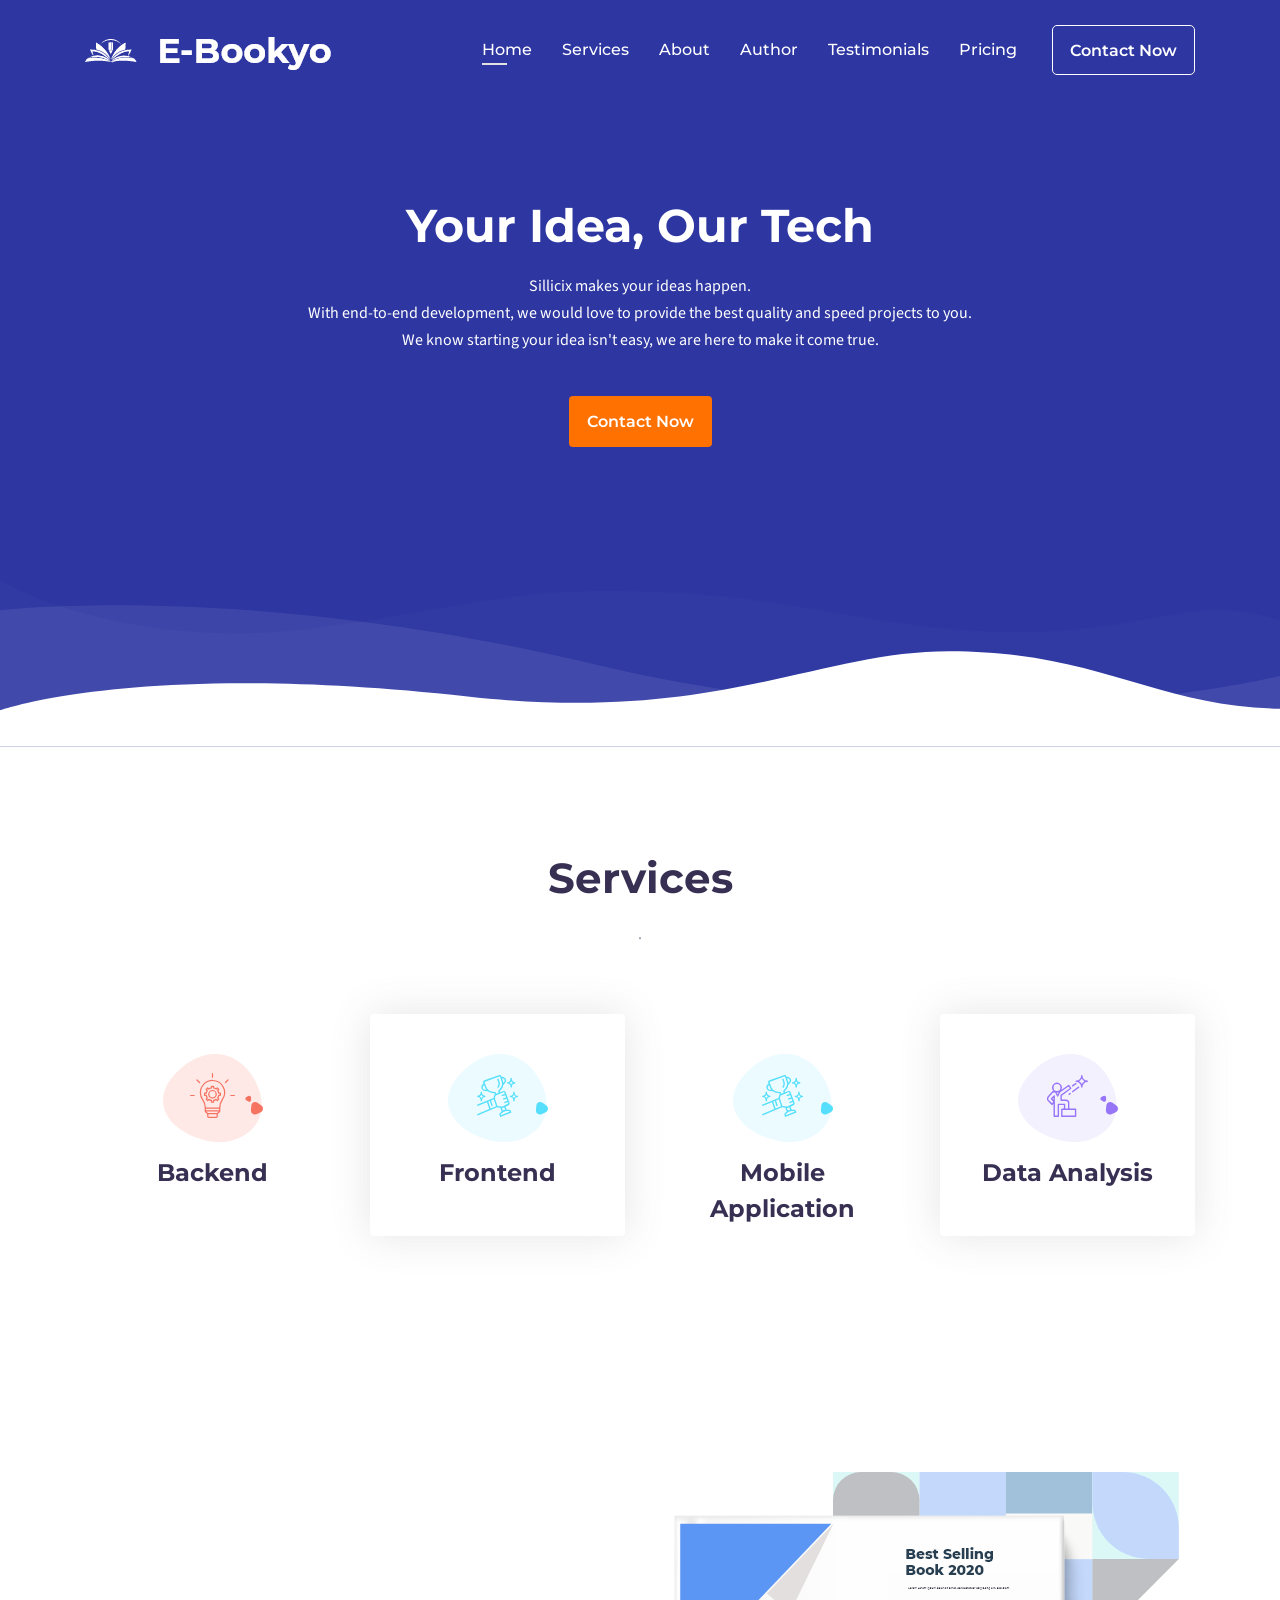
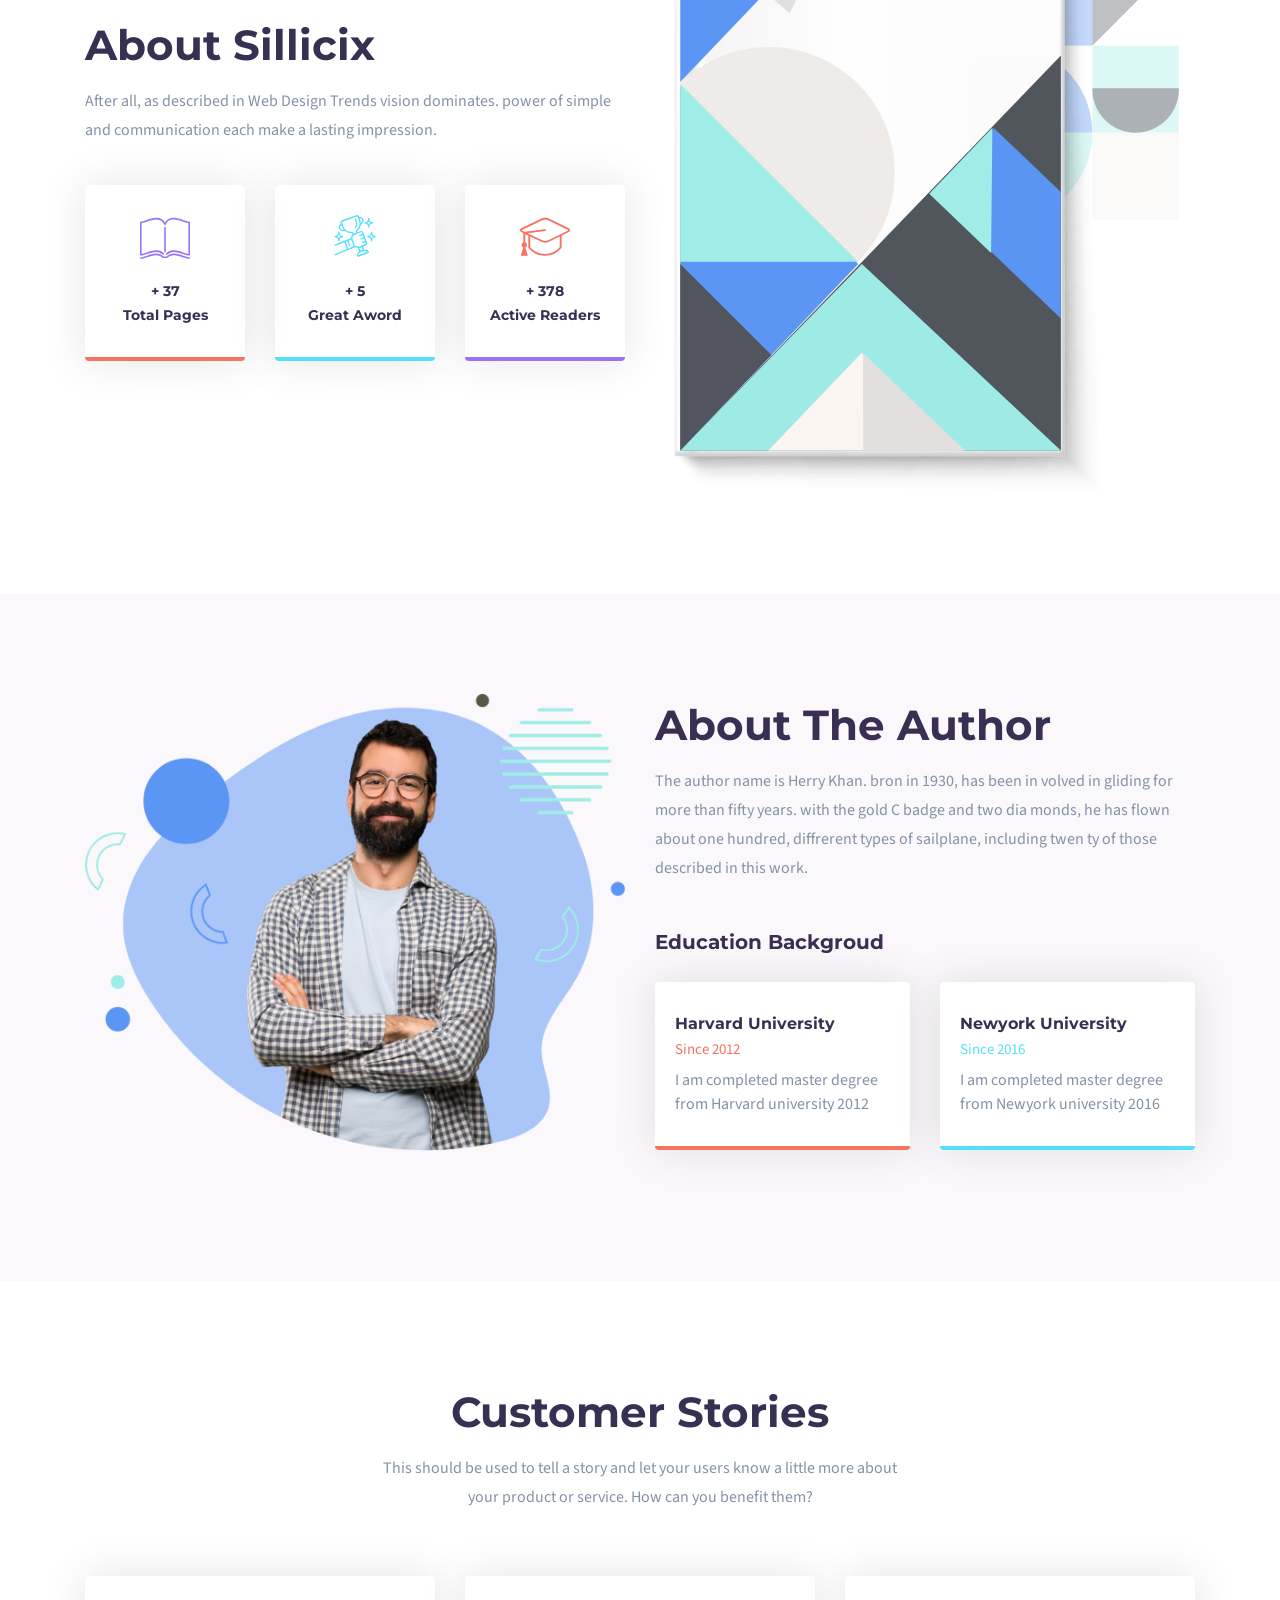
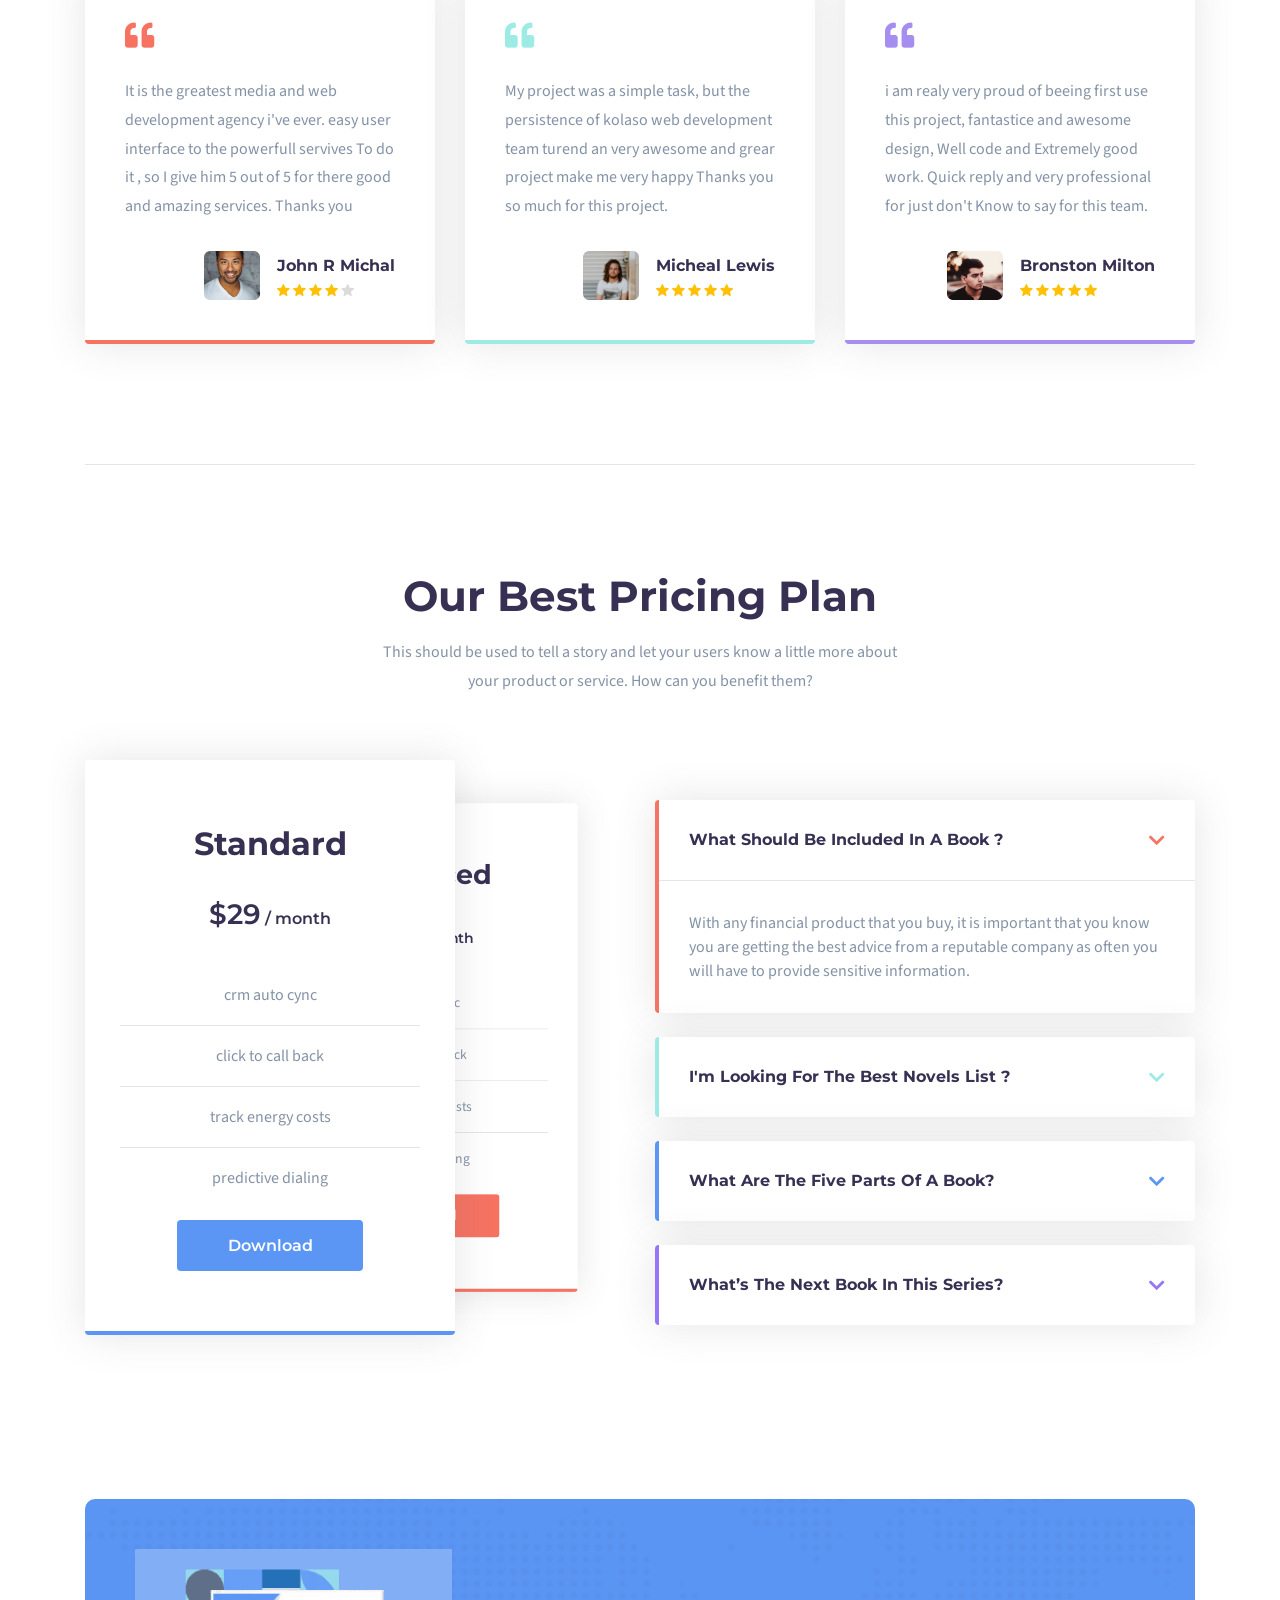
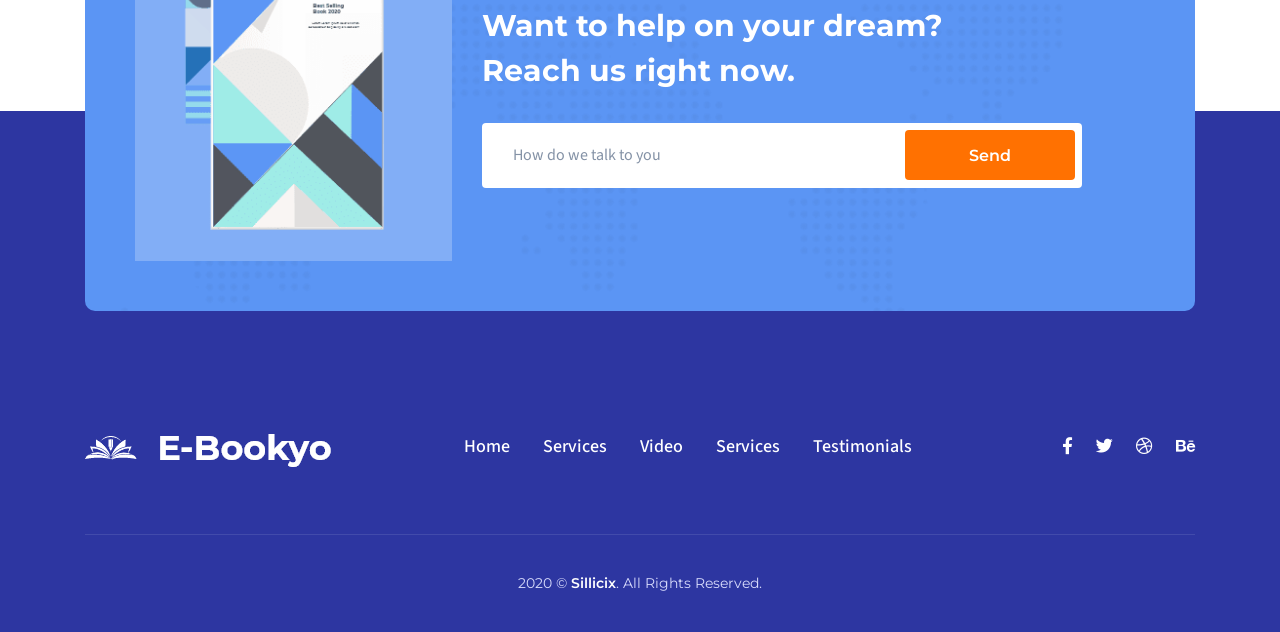
<file: v1/index.html>
<!DOCTYPE html>
<html dir="ltr" lang="en-US">
  <head>
    <meta charset="utf-8"/>
    <meta http-equiv="X-UA-Compatible" content="IE=edge"/>
    <meta name="author" content="Ayman Fikry"/>
    <meta name="viewport" content="width=device-width, initial-scale=1, maximum-scale=1"/>
    <meta name="description" content="Multi-purpose Business html5 template"/>
    <title>Landing Lead - Ebookyo Responsive Ebook HTML5 Landing Page</title>
    <link href="assets/images/favicon/favicon.png" rel="icon"/>
    <!--  Fonts ==
    -->
    <link href="https://fonts.googleapis.com/css?family=Montserrat:100,100i,200,200i,300,300i,400,400i,500,500i,600,600i,700,700i,800,800i,900,900i%7CSource+Sans+Pro:200,200i,300,300i,400,400i,600,600i,700,700i,900,900i" rel="stylesheet"/>
    <!--  Stylesheets==
    -->
    <link href="assets/css/vendor.min.css" rel="stylesheet"/>
    <link href="assets/css/style.css" rel="stylesheet"/>
  </head>
  <body class="body-scroll">
    <!-- Document Wrapper-->
    <div class="wrapper clearfix" id="wrapperParallax">
      <!--   
      Header
      =============================================  
      -->
      <header class="header header-transparent header-sticky">
        <nav class="navbar navbar-sticky navbar-expand-lg" id="primary-menu"> 
          <div class="container"> <a class="logo navbar-brand" href="/"><img class="logo logo-dark" src="assets/images/logo/logo-dark.png" alt="Ebookyo Logo"/><img class="logo logo-light" src="assets/images/logo/logo-light.png" alt="Ebookyo Logo"/></a>
            <button class="navbar-toggler collapsed" type="button" data-toggle="collapse" data-target="#navbarContent" aria-expanded="false"><span class="navbar-toggler-icon"></span></button>
            <div class="collapse navbar-collapse" id="navbarContent">
              <ul class="navbar-nav ml-auto">
                <li class="nav-item active"><a class="nav-link" data-scroll="scrollTo" href="#hero">Home</a></li>
                <li class="nav-item"><a class="nav-link" data-scroll="scrollTo" href="#feature">Services</a></li>
                <li class="nav-item"><a class="nav-link" data-scroll="scrollTo" href="#about">about</a></li>
                <li class="nav-item"><a class="nav-link" data-scroll="scrollTo" href="#author">Author</a></li>
                <li class="nav-item"><a class="nav-link" data-scroll="scrollTo" href="#testimonials">Testimonials</a></li>
                <li class="nav-item"><a class="nav-link" data-scroll="scrollTo" href="#pricing">Pricing</a></li>
              </ul>
              <div class="module-container">
                <!--module-btn-->
                <div class="module module-cta"><a class="btn" data-scroll="scrollTo" href="#action"> <span>Contact Now</span></a></div>
              </div>
              <!-- End Module Container  -->
            </div>
            <!-- End .nav-collapse-->
          </div>
          <!-- End .container-->
        </nav>
        <!-- End .navbar-->
      </header>
      <!-- End Header-->
      <!-- Start hero #1-->
      <section class="hero hero-lead bg-primary-alt" id="hero">
        <div class="container">
          <div class="hero-cotainer">
            <div class="row">
              <div class="col-12 col-md-8 offset-md-2 col-lg-8 offset-lg-2">
                <div class="hero-content text-center pt-0">
                  <h1 class="hero-headline"> Your Idea, Our Tech</h1>
                  <div class="hero-bio">Sillicix makes your ideas happen.<Br> With end-to-end development, we would love to provide the best quality and speed projects to you.<Br> We know starting your idea isn't easy, we are here to make it come true.</div>
                  <div class="hero-action"><a class="btn btn--secondary btn--hover-white btn--auto mx-auto" href="javascript:void(0)"> <span>Contact Now</span></a></div>
                </div>
              </div>
            </div>
            <!-- End .row-->
          </div>
          <!-- End .hero-cotainer-->
        </div>
        <!-- End .container-->
        <div class="divider-shape-bottom"><svg viewBox="0 0 1920 250" xmlns="http://www.w3.org/2000/svg" style="background: #2D36A1" width="100%" preserveAspectRatio="none">
<path fill="rgb(244, 246, 249, 0.02)" d="M1920 250H0V0s126.707 78.536 349.975 80.05c177.852 1.203 362.805-63.874 553.803-63.874 290.517 0 383.458 57.712 603.992 61.408 220.527 3.696 278.059-61.408 412.23-17.239"></path>
<path fill="rgb(244, 246, 249, 0.08)" d="M1920 144s-467.917 116.857-1027.243-17.294C369.986 1.322 0 45.578 0 45.578V250h1920V144z"></path>
<path fill="#FFFFFF" d="M0 195.553s208.547-75.581 701.325-20.768c376.707 41.908 520.834-67.962 722.545-67.962 222.926 0 311.553 83.523 496.129 86.394V250H0v-54.447z"></path>
</svg>
        </div>
      </section>
      <!-- End #hero-->
      <!-- Start Feature #1-->
      <section class="features text-center" id="feature">
        <div class="container">
          <div class="row clearfix">
            <div class="col-12 col-md-8 offset-md-2 col-lg-6 offset-lg-3">
              <div class="heading text-center">
                <h2 class="heading-title">Services</h2>
                <p class="heading-desc">.</p>
              </div>
            </div>
            <!-- End .col-lg-6 -->
          </div>
          <!-- End .row  -->
          <div class="row">
            <!-- Panel #1  -->
            <div class="col-12 col-md-12 col-lg-3 ">
              <div class="feature-panel">
                <div class="feature-icon text-center">
                  <div class="bg-section"><img src="assets/images/icons/bg-icon-1.svg" alt="icon svg"/></div><img src="assets/images/icons/icon-dollar.svg" alt="Dollar Icon"/>
                </div>
                <div class="feature-content">
                  <h3>Backend</h3>
                </div>
              </div>
              <!-- End .feature-panel -->
            </div>
            <!-- End .col-md-12-->
            <!-- Panel #2  -->
            <div class="col-12 col-md-12 col-lg-3 ">
              <div class="feature-panel active">
                <div class="feature-icon text-center">
                  <div class="bg-section"><img src="assets/images/icons/bg-icon-2.svg" alt="icon svg"/></div><img src="assets/images/icons/icon-cup.svg" alt="Cup Icon"/>
                </div>
                <div class="feature-content">
                  <h3>Frontend</h3>
                </div>
              </div>
              <!-- End .feature-panel -->
            </div>
            <!-- End .col-md-12-->
            <!-- Panel #3  -->
            <div class="col-12 col-md-12 col-lg-3 ">
              <div class="feature-panel">
                <div class="feature-icon text-center">
                  <div class="bg-section"><img src="assets/images/icons/bg-icon-2.svg" alt="icon svg"/></div><img src="assets/images/icons/icon-cup.svg" alt="Cup Icon"/>
                </div>
                <div class="feature-content">
                  <h3>Mobile Application</h3>
                </div>
              </div>
              <!-- End .feature-panel -->
            </div>
            <!-- End .col-md-12-->
            <!-- Panel #4-->
            <div class="col-12 col-md-12 col-lg-3 ">
              <div class="feature-panel active">
                <div class="feature-icon text-center">
                  <div class="bg-section"><img src="assets/images/icons/bg-icon-3.svg" alt="icon svg"/></div><img src="assets/images/icons/icon-delivery.svg" alt="Delivery Icon"/>
                </div>
                <div class="feature-content">
                  <h3>Data Analysis</h3>
                </div>
              </div>
              <!-- End .feature-panel -->
            </div>
            <!-- End .col-md-12-->
          </div>
          <!-- End .row  -->
        </div>
        <!-- End .container-->
      </section>
      <!-- 
      About 
      =============================================  
      -->
      <section class="about" id="about">
        <div class="container">
          <div class="row align-items-center h-100">
            <div class="col-12 col-md-12 col-lg-6">
              <div class="heading">
                <h2 class="heading-title">About Sillicix</h2>
                <p class="heading-desc">After all, as described in Web Design Trends vision dominates. power of simple and communication each make a lasting impression.</p>
              </div>
              <div class="row about-list">
                <div class="col">
                  <div class="about-item style-1">
                    <div class="about-item-icon"><svg xmlns="http://www.w3.org/2000/svg" width="100%" height="46.603" viewBox="0 0 56.915 46.603">
<g id="icon_and_text_1" data-name="icon and text 1" transform="translate(0 -42.126)">
<path id="Path_3473" data-name="Path 3473" d="M226.836,152.949V125.538a.918.918,0,1,0-1.836,0v27.411a.918.918,0,0,0,1.836,0Z" transform="translate(-197.461 -72.397)" fill="#9775f9"/>
<path id="Path_3474" data-name="Path 3474" d="M56,46.245c-1.941,0-4.359-.837-6.92-1.724-3.243-1.123-6.918-2.4-10.73-2.4a10.967,10.967,0,0,0-9.89,5.308,10.967,10.967,0,0,0-9.89-5.308c-3.812,0-7.487,1.273-10.73,2.4-2.561.887-4.979,1.724-6.92,1.724A.918.918,0,0,0,0,47.163V84.139a.918.918,0,0,0,.918.918c2.25,0,4.81-.887,7.52-1.825,3.106-1.075,6.626-2.294,10.129-2.294a9.349,9.349,0,0,1,7.226,2.956.918.918,0,0,0,1.356-1.238A11.188,11.188,0,0,0,18.567,79.1c-3.812,0-7.487,1.273-10.73,2.4a30.637,30.637,0,0,1-6,1.669V48.036a30.36,30.36,0,0,0,6.6-1.78c3.106-1.075,6.626-2.294,10.129-2.294,7.084,0,8.938,5.626,9.013,5.862a.918.918,0,0,0,1.755,0,9.144,9.144,0,0,1,9.013-5.862c3.5,0,7.023,1.219,10.129,2.294a30.355,30.355,0,0,0,6.6,1.78v35.13a30.642,30.642,0,0,1-6-1.669c-3.243-1.123-6.918-2.4-10.73-2.4a11.187,11.187,0,0,0-8.582,3.554.918.918,0,1,0,1.356,1.238,9.349,9.349,0,0,1,7.226-2.956c3.5,0,7.023,1.219,10.129,2.294,2.71.939,5.271,1.825,7.52,1.825a.918.918,0,0,0,.918-.918V47.163A.918.918,0,0,0,56,46.245Z" transform="translate(0 0)" fill="#9775f9"/>
<path id="Path_3475" data-name="Path 3475" d="M56,378.337c-1.941,0-4.359-.837-6.92-1.724-3.243-1.123-6.918-2.4-10.73-2.4a11.247,11.247,0,0,0-8.3,3.255H26.865a11.247,11.247,0,0,0-8.3-3.255c-3.812,0-7.487,1.273-10.73,2.4-2.56.887-4.979,1.724-6.92,1.724a.918.918,0,1,0,0,1.836c2.25,0,4.81-.887,7.52-1.825,3.106-1.075,6.626-2.294,10.129-2.294a9.349,9.349,0,0,1,7.226,2.956.918.918,0,0,0,.678.3h3.972a.918.918,0,0,0,.678-.3,9.349,9.349,0,0,1,7.226-2.956c3.5,0,7.023,1.219,10.129,2.294,2.71.939,5.271,1.825,7.52,1.825a.918.918,0,0,0,0-1.836Z" transform="translate(0 -291.445)" fill="#9775f9"/>
</g>
</svg>
                    </div>
                    <div class="about-item-title">
                      <div>+ <span class="counting">100 </span></div>
                      <div>Total Pages</div>
                    </div>
                  </div>
                </div>
                <div class="col">
                  <div class="about-item style-2">
                    <div class="about-item-icon"><svg xmlns="http://www.w3.org/2000/svg" width="100%" height="42.102" viewBox="0 0 41.215 42.102">
<g id="dollar_1_" data-name="dollar (1)" transform="translate(-1.947 -1.504)">
<g id="Group_1988" data-name="Group 1988">
<g id="Group_2003" data-name="Group 2003">
<g id="win" transform="translate(1.922 1.504)">
<path id="Path_5670" data-name="Path 5670" d="M.025,39.3l.546,1.228,19.584-8.12,3.412.409L24.8,36.574l-1.638,1.57A1.967,1.967,0,0,0,22.68,40.4l.682,1.706L34.69,37.666l-.614-1.638a1.929,1.929,0,0,0-1.91-1.3H29.913L28.685,31.8l3-1.5a2.051,2.051,0,0,0,1.024-2.525l-3.889-10.44A2.1,2.1,0,0,0,26.16,16.1a.067.067,0,0,0-.068.068L23.226,17.4l-.409-1.024,1.57-1.842a8.03,8.03,0,0,0,1.979-4.367l1.979-2.388a3.584,3.584,0,0,0-.478-5.05,5.711,5.711,0,0,0-.819-.546,3.391,3.391,0,0,0-2.32-.2l-.2-.614A1.973,1.973,0,0,0,21.93.136L7.531,5.322A2,2,0,0,0,6.3,7.915v.068l.341.887a3.781,3.781,0,0,0-1.979,4.64A3.881,3.881,0,0,0,7.8,16.035l3.207.341a8.886,8.886,0,0,0,4.435,1.706l2.252.2.409,1.024a2.032,2.032,0,0,0-.955,1.365L16.675,23,.025,29.751l.478,1.3,9.553-3.821,2.32,6.96Zm32.685-2.866.137.409-8.735,3.48-.2-.409a.946.946,0,0,1,.137-.75l2.32-2.184,2.934-.955h2.729a.685.685,0,0,1,.682.409Zm-4.3-1.638-2.457.819-.887-2.593a1.517,1.517,0,0,0,1.092-.2l1.16-.546ZM26.569,17.2a.677.677,0,0,1,.887.341L28,18.969l-3.344,1.092.409,1.3,3.344-1.092.819,2.184-3.207,1.092.409,1.3,3.275-1.092.819,2.183-3.139,1.024.409,1.3L31,27.158l.341.887a.6.6,0,0,1-.341.819l-5.391,2.661a.865.865,0,0,1-.409.068l-4.64-.546L18.04,23.473l.478-2.525a.722.722,0,0,1,.409-.478ZM26.5,3.411a2.261,2.261,0,0,1,1.16,2.934,2.391,2.391,0,0,1-.341.546L26.5,7.915a10.2,10.2,0,0,0-.409-1.979L25.2,3.275a2.727,2.727,0,0,1,1.3.136ZM6.03,13.169a2.351,2.351,0,0,1,1.16-2.934l.955,2.32a9.886,9.886,0,0,0,1.365,2.32l-1.433-.137A2.282,2.282,0,0,1,6.03,13.169Zm9.69,3.616a7.457,7.457,0,0,1-6.278-4.708l-1.774-4.5a.677.677,0,0,1,.341-.887L22.407,1.5a.753.753,0,0,1,.546,0,.7.7,0,0,1,.341.409l1.5,4.5a7.5,7.5,0,0,1-1.433,7.233L21.247,16.1l.614,1.638L19.4,18.764l-.682-1.706ZM11.353,26.68l1.569-.614,1.706,5.186,1.3-.409L14.151,25.52l2.729-1.092L19.2,31.32l-5.527,2.32Zm0,0" fill="#55dffc"/>
<path id="Path_5671" data-name="Path 5671" d="M33.734,11.941v.682H35.1v-.682a3.379,3.379,0,0,1,3.412-3.412V7.164A3.379,3.379,0,0,1,35.1,3.752V3.07H33.734v.682a3.378,3.378,0,0,1-3.412,3.412V8.529A3.379,3.379,0,0,1,33.734,11.941Zm.682-5.732a4.7,4.7,0,0,0,1.638,1.638,4.706,4.706,0,0,0-1.638,1.638,4.706,4.706,0,0,0-1.638-1.638A4.7,4.7,0,0,0,34.417,6.209Zm0,0" fill="#55dffc"/>
<path id="Path_5672" data-name="Path 5672" d="M3.71,25.588v.682H5.075v-.682a3.379,3.379,0,0,1,3.412-3.412V20.812A3.379,3.379,0,0,1,5.075,17.4v-.682H3.71V17.4A3.378,3.378,0,0,1,.3,20.812v1.365A3.379,3.379,0,0,1,3.71,25.588Zm.682-5.732A4.7,4.7,0,0,0,6.03,21.494a4.706,4.706,0,0,0-1.638,1.638,4.706,4.706,0,0,0-1.638-1.638,4.7,4.7,0,0,0,1.638-1.638Zm0,0" fill="#55dffc"/>
<path id="Path_5673" data-name="Path 5673" d="M37.829,17.4v-.682H36.464V17.4a3.378,3.378,0,0,1-3.412,3.412v1.365a3.379,3.379,0,0,1,3.412,3.412v.682h1.365v-.682a3.379,3.379,0,0,1,3.412-3.412V20.812A3.379,3.379,0,0,1,37.829,17.4Zm-.682,5.732a4.706,4.706,0,0,0-1.638-1.638,4.7,4.7,0,0,0,1.638-1.638,4.7,4.7,0,0,0,1.638,1.638A4.706,4.706,0,0,0,37.146,23.132Zm0,0" fill="#55dffc"/>
<path id="Path_5674" data-name="Path 5674" d="M20.292,12.146l.955.955c3.753-3.753.273-9.485.068-9.69l-1.16.751c.068,0,3.139,4.981.137,7.984Zm0,0" fill="#55dffc"/>
</g>
</g>
</g>
</g>
</svg>
                    </div>
                    <div class="about-item-title"> 
                      <div>+ <span class="counting">16 </span></div>
                      <div>Great Aword</div>
                    </div>
                  </div>
                </div>
                <div class="col">
                  <div class="about-item style-3">
                    <div class="about-item-icon"><svg xmlns="http://www.w3.org/2000/svg" width="100%" height="43.305" viewBox="0 0 56.915 43.305">
<g id="icon_and_text_2" data-name="icon and text 2" transform="translate(0 -43.774)">
<path id="Path_3476" data-name="Path 3476" d="M55.024,18.621,32.337,7.538a9.292,9.292,0,0,0-7.237,0L1.891,18.621A2.8,2.8,0,0,0,0,21.1c0,.587.261,1.63,1.891,2.477l1.891.913V34.92A3.194,3.194,0,0,0,1.76,37.854a3.237,3.237,0,0,0,1.956,2.934L.782,50.11H9L6.063,40.787A3.159,3.159,0,0,0,6,34.92V25.6l3.455,1.7v13.56a1.052,1.052,0,0,0,.2.587A23.677,23.677,0,0,0,28.425,50.11a23.543,23.543,0,0,0,18.711-8.671,1.052,1.052,0,0,0,.2-.587v-13.5l7.693-3.781A2.8,2.8,0,0,0,56.915,21.1,2.914,2.914,0,0,0,55.024,18.621ZM45.245,40.527a21.8,21.8,0,0,1-16.82,7.563A21.8,21.8,0,0,1,11.6,40.527V28.2l13.5,6.454a8.792,8.792,0,0,0,3.586.717,7.939,7.939,0,0,0,3.651-.782L45.245,28.27Zm8.866-18.776L46.288,25.6a.749.749,0,0,0-.717.391L31.424,32.834a7.238,7.238,0,0,1-5.476,0L8.54,24.489l20.015-2.347a1.015,1.015,0,0,0-.2-2.021L5.15,22.859,2.8,21.751a1.315,1.315,0,0,1-.717-.587c0-.065.13-.326.717-.587L26.013,9.429a6.735,6.735,0,0,1,2.673-.522,6.608,6.608,0,0,1,2.738.522L54.112,20.512c.587.261.717.522.717.652A1.793,1.793,0,0,1,54.112,21.751Z" transform="translate(0 36.97)" fill="#f67362"/>
</g>
</svg>
                    </div>
                    <div class="about-item-title"> 
                      <div>+ <span class="counting">1,000</span></div>
                      <div>Active Readers</div>
                    </div>
                  </div>
                </div>
              </div>
            </div>
            <div class="col-12 col-md-12 col-lg-6 text-md-center mx-md-auto"><img class="img-fluid float-right float-md-none" src="assets/images/cover/book-2.png" alt="Book Cover"/></div>
          </div>
          <!-- End .row  -->
        </div>
        <!-- End .container  -->
      </section>
      <!-- End #banner2  -->
      <!-- 
      Author
      =============================================  
      -->
      <section class="author bg-gray" id="author">
        <div class="container">
          <div class="row align-items-center h-100">
            <div class="col-12 col-md-12 col-lg-6 text-md-center mx-md-auto"><img class="img-fluid float-right float-md-none mb-30" src="assets/images/cover/author.png" alt="Author"/></div>
            <div class="col-12 col-md-12 col-lg-6">
              <div class="heading mb-50">
                <h2 class="heading-title">About The Author</h2>
                <p class="heading-desc">The author name is Herry Khan. bron in 1930, has been in volved in gliding for more than fifty years. with the gold C badge and two dia monds, he has flown about one hundred, diffrerent types of sailplane, including twen ty of those described in this work.</p>
              </div>
              <div class="author-education">
                <h3>Education Backgroud</h3>
                <div class="education-list">
                  <div class="row">
                    <div class="col">
                      <div class="education-item style-1">
                        <div class="education-title">Harvard University</div>
                        <div class="education-period">Since 2012</div>
                        <div class="education-desc">I am completed master degree from Harvard university 2012</div>
                      </div>
                    </div>
                    <div class="col">
                      <div class="education-item style-2">
                        <div class="education-title">Newyork University</div>
                        <div class="education-period">Since 2016</div>
                        <div class="education-desc">I am completed master degree from Newyork university 2016</div>
                      </div>
                    </div>
                  </div>
                </div>
              </div>
            </div>
          </div>
          <!-- End .row  -->
        </div>
        <!-- End .container  -->
      </section>
      <!-- End #banner2  -->
      <!-- Start Testimonials-->
      <section class="testimonials" id="testimonials">
        <div class="container">
          <div class="row clearfix">
            <div class="col-12 col-md-8 offset-md-2 col-lg-6 offset-lg-3">
              <div class="heading text-center">
                <h2 class="heading-title">Customer Stories</h2>
                <p class="heading-desc">This should be used to tell a story and let your users know a little more about your product or service. How can you benefit them?</p>
              </div>
            </div>
          </div>
          <div class="row">
            <div class="col-12 col-md-12 col-lg-4">
              <div class="testimonial-panel style-1">
                <div class="testimonial-body">
                  <div class="testimonial-icon"><i class="fas fa-quote-left"></i></div>
                  <p>It is the greatest media and web development agency i've ever. easy user interface to the powerfull servives To do it , so I give him 5 out of 5 for there good and amazing services. Thanks you</p>
                  <div class="testimonial-author">
                    <div class="testimonial-img"><img src="assets/images/testimonials/avatar-1.png" alt="avatar author"/></div>
                    <div class="testimonial-info">
                      <p>John R Michal</p><img class="testimonial-rating" src="assets/images/testimonials/4-stars.svg" alt="4 Stars"/>
                    </div>
                  </div>
                </div>
              </div>
            </div>
            <div class="col-12 col-md-12 col-lg-4">
              <div class="testimonial-panel style-2">
                <div class="testimonial-body">
                  <div class="testimonial-icon"><i class="fas fa-quote-left"></i></div>
                  <p>My project was a simple task, but the persistence of kolaso web development team turend an very awesome and grear project make me very happy Thanks you so much for this project.</p>
                  <div class="testimonial-author">
                    <div class="testimonial-img"><img src="assets/images/testimonials/avatar-2.png" alt="avatar author"/></div>
                    <div class="testimonial-info">
                      <p>Micheal Lewis</p><img class="testimonial-rating" src="assets/images/testimonials/5-stars.svg" alt="5 Stars"/>
                    </div>
                  </div>
                </div>
              </div>
            </div>
            <div class="col-12 col-md-12 col-lg-4">
              <div class="testimonial-panel style-3">
                <div class="testimonial-body">
                  <div class="testimonial-icon"><i class="fas fa-quote-left"></i></div>
                  <p>i am realy very proud of beeing first use this project, fantastice and awesome design, Well code and Extremely good work. Quick reply and very professional for  just don't Know to say for this team.</p>
                  <div class="testimonial-author">
                    <div class="testimonial-img"><img src="assets/images/testimonials/avatar-3.png" alt="avatar author"/></div>
                    <div class="testimonial-info">
                      <p>Bronston Milton</p><img class="testimonial-rating" src="assets/images/testimonials/5-stars.svg" alt="5 Stars"/>
                    </div>
                  </div>
                </div>
              </div>
            </div>
          </div>
          <!-- End .row-->
        </div>
        <!-- End .container-->
      </section>
      <div class="pt-20 pb-20">
        <div class="container">
          <div class="row">
            <div class="col">
              <hr/>
            </div>
          </div>
        </div>
      </div>
      <!-- 
      Pricing Table #1
      =============================================  
      -->
      <section class="pricing pt-80" id="pricing">
        <div class="container">
          <div class="row clearfix">
            <div class="col-12 col-md-8 offset-md-2 col-lg-6 offset-lg-3">
              <div class="heading text-center">
                <h2 class="heading-title">Our Best Pricing Plan</h2>
                <p class="heading-desc">This should be used to tell a story and let your users know a little more about your product or service. How can you benefit them?</p>
              </div>
            </div>
          </div>
          <div class="row">
            <div class="col-12 col-md-12 col-lg-6">
              <div class="pricing-holder">
                <div class="pricing-panel active">
                  <!--  Pricing heading   -->
                  <div class="pricing-head">
                    <div class="pricing-name">Standard</div>
                    <div class="currency">$29<span class="per"> / month</span></div>
                  </div>
                  <!--  Pricing body-->
                  <div class="pricing-body">
                    <ul class="pricing-list list-unstyled">
                      <li>crm auto cync</li>
                      <li>click to call back</li>
                      <li>track energy costs </li>
                      <li>predictive dialing </li>
                    </ul><a class="btn btn--primary" href="javascript:void(0)"><span>Download</span></a>
                  </div>
                </div>
                <div class="pricing-panel">
                  <!--  Pricing heading   -->
                  <div class="pricing-head">
                    <div class="pricing-name">Advanced</div>
                    <div class="currency">$49<span class="per"> / month</span></div>
                  </div>
                  <!--  Pricing body-->
                  <div class="pricing-body">
                    <ul class="pricing-list list-unstyled">
                      <li>crm auto cync</li>
                      <li>click to call back</li>
                      <li>track energy costs </li>
                      <li>predictive dialing </li>
                    </ul><a class="btn btn--primary" href="javascript:void(0)"><span>Download</span></a>
                  </div>
                </div>
              </div>
            </div>
            <div class="col-12 col-md-12 col-lg-6">
              <div class="accordion accordion-1" id="accordion01">
                <div class="card style-1">
                  <div class="card-heading"><a class="card-link collapsed" data-toggle="collapse" data-parent="#accordion01" href="#collapse01-1">What should be included in a book ?</a></div>
                  <div class="collapse show" id="collapse01-1" data-parent="#accordion01">
                    <div class="card-body">With any financial product that you buy, it is important that you know you are getting the best advice from a reputable company as often you will have to provide sensitive information.</div>
                  </div>
                </div>
                <!-- Panel 02-->
                <div class="card style-2">
                  <div class="card-heading"><a class="card-link collapsed" data-toggle="collapse" data-parent="#accordion01" href="#collapse01-2">I'm looking for the Best Novels List ?</a></div>
                  <div class="collapse" id="collapse01-2" data-parent="#accordion01">
                    <div class="card-body">With any financial product that you buy, it is important that you know you are getting the best advice from a reputable company as often you will have to provide sensitive information.</div>
                  </div>
                </div>
                <!-- Panel 03-->
                <div class="card style-4">
                  <div class="card-heading"><a class="card-link collapsed" data-toggle="collapse" data-parent="#accordion01" href="#collapse01-3">What are the five parts of a book?</a></div>
                  <div class="collapse" id="collapse01-3" data-parent="#accordion01">
                    <div class="card-body">With any financial product that you buy, it is important that you know you are getting the best advice from a reputable company as often you will have to provide sensitive information.</div>
                  </div>
                </div>
                <!-- Panel 04-->
                <div class="card style-3">
                  <div class="card-heading"><a class="card-link collapsed" data-toggle="collapse" data-parent="#accordion01" href="#collapse01-4">What’s the next book in this series?</a></div>
                  <div class="collapse" id="collapse01-4" data-parent="#accordion01">
                    <div class="card-body">With any financial product that you buy, it is important that you know you are getting the best advice from a reputable company as often you will have to provide sensitive information.	</div>
                  </div>
                </div>
                <!-- End .row-->
              </div>
              <!-- End .Accordion-->
            </div>
          </div>
          <!-- End .row-->
        </div>
        <!-- End .container-->
      </section>
      <!-- #pricing1 end  -->
      <!-- 
      CTA #1
      =============================================  
      -->
      <section class="cta pt-0 pb-0" id="action">
        <div class="container">
          <div class="row">
            <div class="col-12 col-md-12 col-lg-12">
              <div class="action-container">
                <div class="bg-section"><img src="assets/images/background/bg-cta.png" alt="background cta"/></div>
                <div class="row align-items-center h-100">
                  <div class="col-12 col-md-4 col-lg-4">
                    <div class="cta-cover"><img class="img-fluid" src="assets/images/cover/book-cover-2.png" alt="book cover"/></div>
                  </div>
                  <div class="col-12 col-md-8 col-lg-8">
                    <h3>Want to help on your dream? <Br> Reach us right now.</h3>
                    <div class="form-action">
                      <form class="mb-0 form-action mailchimp">
                        <div class="input-group">
                          <input class="form-control" type="email" placeholder="How do we talk to you" required="required"/>
                          <button class="btn btn--secondary"><span>Send</span></button>
                        </div>
                        <!--  End .input-group-->
                      </form>
                      <div class="subscribe-alert"></div>
                    </div>
                  </div>
                  <!-- End .col-md-12-->
                </div>
                <!-- End .row-->
              </div>
            </div>
          </div>
        </div>
        <!-- End .container-->
      </section>
      <!-- End #cta-->
      <!-- 
      Footer #1
      ============================================= 
      -->
      <footer class="footer" id="footer">
        <div class="footer-top">
          <div class="container">
            <div class="row">
              <div class="col-12 col-md-12 col-lg-3">
                <div class="footer-logo"><a class="logo" href="index.html"><img class="logo logo-light" src="assets/images/logo/logo-footer.png" alt="Ebookyo Logo"/></a></div>
              </div>
              <div class="col-12 col-md-12 col-lg-7">
                <ul class="list-unstyled footer-navigation">
                  <li><a href="javascript:void(0)">Home</a></li>
                  <li><a href="javascript:void(0)">Services</a></li>
                  <li><a href="javascript:void(0)">Video </a></li>
                  <li><a href="javascript:void(0)">Services</a></li>
                  <li><a href="javascript:void(0)">Testimonials</a></li>
                </ul>
              </div>
              <div class="col-12 col-md-12 col-lg-2">
                <div class="footer-social">
                  <ul class="list-unstyled">
                    <li> <a href="javascript:void(0)"><i class="fab fa-facebook-f"></i></a></li>
                    <li> <a href="javascript:void(0)"><i class="fab fa-twitter"></i></a></li>
                    <li> <a href="javascript:void(0)"><i class="fab fa-dribbble"></i></a></li>
                    <li> <a href="javascript:void(0)"><i class="fab fa-behance"></i></a></li>
                  </ul>
                </div>
              </div>
            </div>
          </div>
        </div>
        <div class="footer-bottom">
          <div class="container">
            <hr/>
          </div>
          <div class="container">
            <div class="row">
              <div class="col-12 col-md-12 col-lg-12 text--center">
                <div class="footer-copyright"><span>2020 &copy; <a>Sillicix</a>. All rights reserved.</span></div>
              </div>
            </div>
          </div>
        </div>
        <!-- End .container  -->
      </footer>
    </div>
    <!--  Footer Scripts==
    -->
    <script src="assets/js/vendor/jquery-3.4.1.min.js"></script>
    <script src="assets/js/vendor.min.js"></script>
    <script src="assets/js/functions.js"></script>
  </body>
</html>
</file>
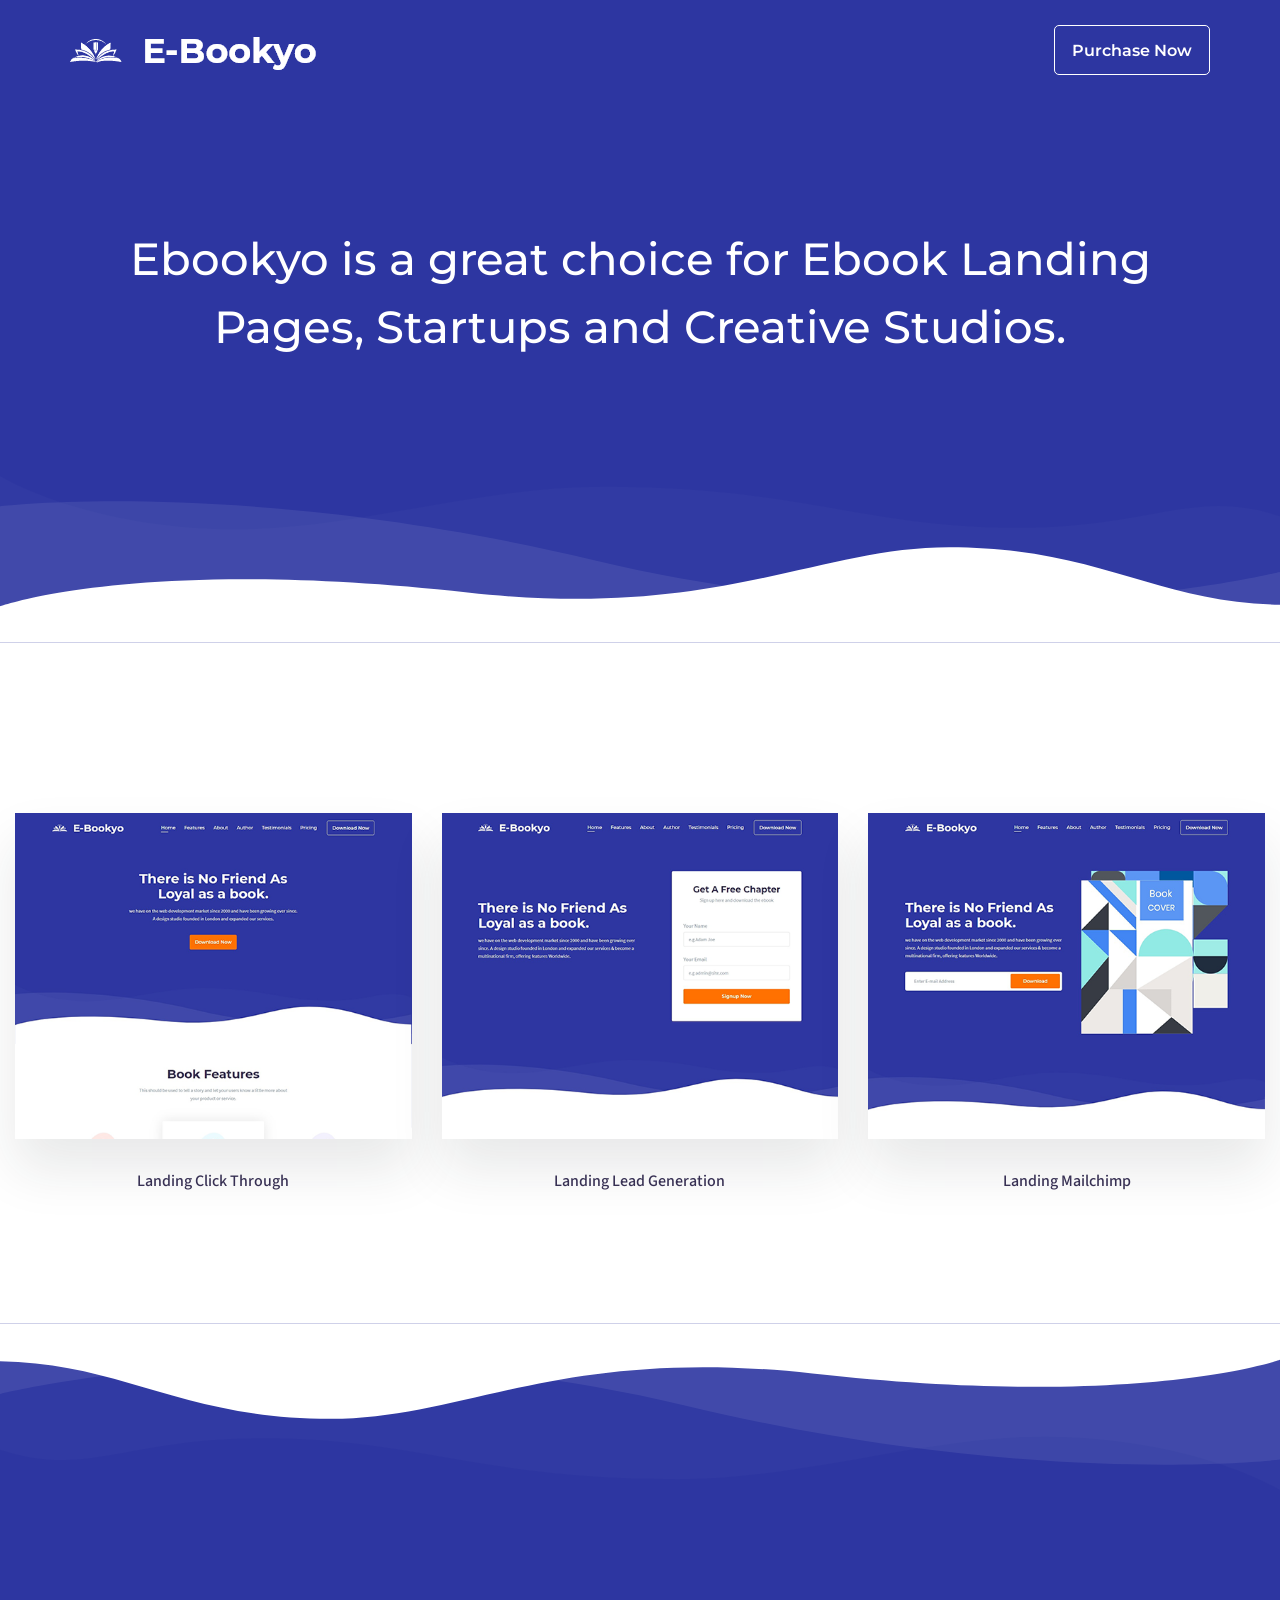
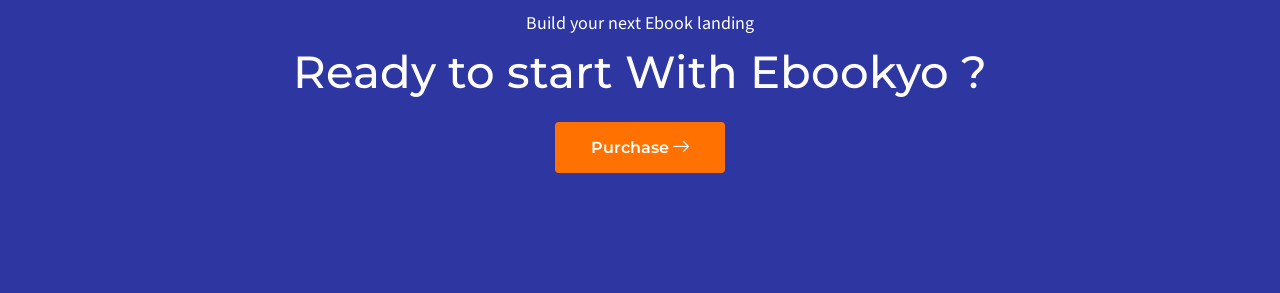
<file: index-home.html>
<!DOCTYPE html>
<html dir="ltr" lang="en-US">
  <head>
    <meta charset="utf-8"/>
    <meta http-equiv="X-UA-Compatible" content="IE=edge"/>
    <meta name="author" content="Ayman Fikry"/>
    <meta name="viewport" content="width=device-width, initial-scale=1, maximum-scale=1"/>
    <meta name="description" content="Multi-purpose Business html5 template"/>
    <title>Home - Ebookyo Responsive Ebook HTML5 Landing Page</title>
    <link href="assets/images/favicon/favicon.png" rel="icon"/>
    <!--  Fonts ==
    -->
    <link href="https://fonts.googleapis.com/css?family=Montserrat:100,100i,200,200i,300,300i,400,400i,500,500i,600,600i,700,700i,800,800i,900,900i%7CSource+Sans+Pro:200,200i,300,300i,400,400i,600,600i,700,700i,900,900i" rel="stylesheet"/>
    <!--  Stylesheets==
    -->
    <link href="assets/css/vendor.min.css" rel="stylesheet"/>
    <link href="assets/css/style.css" rel="stylesheet"/>
  </head>
  <body class="body-scroll">
    <!-- Document Wrapper-->
    <div class="wrapper clearfix" id="wrapperParallax">
      <!--   
      Header
      =============================================  
      -->
      <header class="header header-transparent header-2">
        <nav class="navbar navbar-expand-lg" id="primary-menu"> 
          <div class="container-fluid"><a class="logo navbar-brand" href="index.html"><img class="logo logo-dark" src="assets/images/logo/logo-dark.png" alt="Ebookyo Logo"/><img class="logo logo-light" src="assets/images/logo/logo-light.png" alt="Ebookyo Logo"/></a>
            <div class="module-container ml-auto">
              <!--module-btn-->
              <div class="module module-cta "><a class="btn btn--secondary" href="javascript:void(0)" data-toggle="modal" data-target="#contactUsModal"> <span>Purchase Now</span></a></div>
            </div>
            <!-- End Module Container  -->
          </div>
          <!-- End .container-->
        </nav>
        <!-- End .navbar-->
      </header>
      <!-- End Header-->
      <!-- 
      Hero Section
      ====================================== 
      -->
      <section class="landing-hero bg-primary-alt position-relative" id="hero">
        <div class="container">
          <div class="row">
            <div class="col-12 ">
              <div class="landing-content text--center">
                <h1>Ebookyo is a great choice for Ebook Landing Pages, Startups and Creative Studios.</h1>
              </div>
            </div>
          </div>
        </div>
        <div class="divider-shape-bottom"><svg viewBox="0 0 1920 250" xmlns="http://www.w3.org/2000/svg" style="background: #2D36A1" width="100%" preserveAspectRatio="none">
<path fill="rgb(244, 246, 249, 0.02)" d="M1920 250H0V0s126.707 78.536 349.975 80.05c177.852 1.203 362.805-63.874 553.803-63.874 290.517 0 383.458 57.712 603.992 61.408 220.527 3.696 278.059-61.408 412.23-17.239"></path>
<path fill="rgb(244, 246, 249, 0.08)" d="M1920 144s-467.917 116.857-1027.243-17.294C369.986 1.322 0 45.578 0 45.578V250h1920V144z"></path>
<path fill="#FFFFFF" d="M0 195.553s208.547-75.581 701.325-20.768c376.707 41.908 520.834-67.962 722.545-67.962 222.926 0 311.553 83.523 496.129 86.394V250H0v-54.447z"></path>
</svg>
        </div>
      </section>
      <!-- End #hero-->
      <!--
      Demos Section
      ====================================== 
      -->
      <section class="landing-demos" id="demos">
        <div class="container-fluid pt-50">
          <div class="row">
            <div class="col-sm-6 col-md-6 col-lg-4">
              <div class="showcase-card">
                <div class="showcase-card-img"><a href="landing-click.html" target="_blank"><img class="img-fluid" src="assets/images/landing/landing-1.png" alt="landing click through"/></a></div>
                <div class="showcase-card-link"><a href="landing-click.html" target="_blank"><span class="showcase-title">landing click through</span></a></div>
              </div>
              <!--  End .showcase-card
              -->
            </div>
            <div class="col-sm-6 col-md-6 col-lg-4">
              <div class="showcase-card">
                <div class="showcase-card-img"><a href="landing-lead.html" target="_blank"><img class="img-fluid" src="assets/images/landing/landing-2.png" alt="landing lead generation"/></a></div>
                <div class="showcase-card-link"><a href="landing-lead.html" target="_blank"><span class="showcase-title">landing lead generation</span></a></div>
              </div>
              <!--  End .showcase-card
              -->
            </div>
            <div class="col-sm-6 col-md-6 col-lg-4">
              <div class="showcase-card">
                <div class="showcase-card-img"><a href="landing-mailchimp.html" target="_blank"><img class="img-fluid" src="assets/images/landing/landing-3.png" alt="landing Mailchimp"/></a></div>
                <div class="showcase-card-link"><a href="landing-mailchimp.html" target="_blank"><span class="showcase-title">landing Mailchimp</span></a></div>
              </div>
              <!--  End .showcase-card
              -->
            </div>
          </div>
        </div>
      </section>
      <!-- End #demos-->
      <!-- 
      Action Section
      ====================================== 
      -->
      <section class="landing-action text--center bg-primary-alt position-relative" id="action">
        <div class="container">
          <div class="row">
            <div class="col-12 col-md-8 offset-md-2">
              <p>Build your next Ebook landing</p>
              <h3>Ready to start With Ebookyo ?</h3><a class="btn btn--secondary btn--hover-white btn--combo mx-auto" href="javascript:void(0)" data-toggle="modal" data-target="#contactUsModal"> <span>purchase <i class="icon-right-arrow"></i></span></a>
            </div>
          </div>
        </div>
        <div class="divider-shape-top divider-rotate"><svg viewBox="0 0 1920 250" xmlns="http://www.w3.org/2000/svg" style="background: #2D36A1" width="100%" preserveAspectRatio="none">
<path fill="rgb(244, 246, 249, 0.02)" d="M1920 250H0V0s126.707 78.536 349.975 80.05c177.852 1.203 362.805-63.874 553.803-63.874 290.517 0 383.458 57.712 603.992 61.408 220.527 3.696 278.059-61.408 412.23-17.239"></path>
<path fill="rgb(244, 246, 249, 0.08)" d="M1920 144s-467.917 116.857-1027.243-17.294C369.986 1.322 0 45.578 0 45.578V250h1920V144z"></path>
<path fill="#FFFFFF" d="M0 195.553s208.547-75.581 701.325-20.768c376.707 41.908 520.834-67.962 722.545-67.962 222.926 0 311.553 83.523 496.129 86.394V250H0v-54.447z"></path>
</svg>
        </div>
      </section>
      <!-- End #action-->
    </div>
    <!--  Footer Scripts==
    -->
    <script src="assets/js/vendor/jquery-3.4.1.min.js"></script>
    <script src="assets/js/vendor.min.js"></script>
    <script src="assets/js/functions.js"></script>
  </body>
</html>
</file>
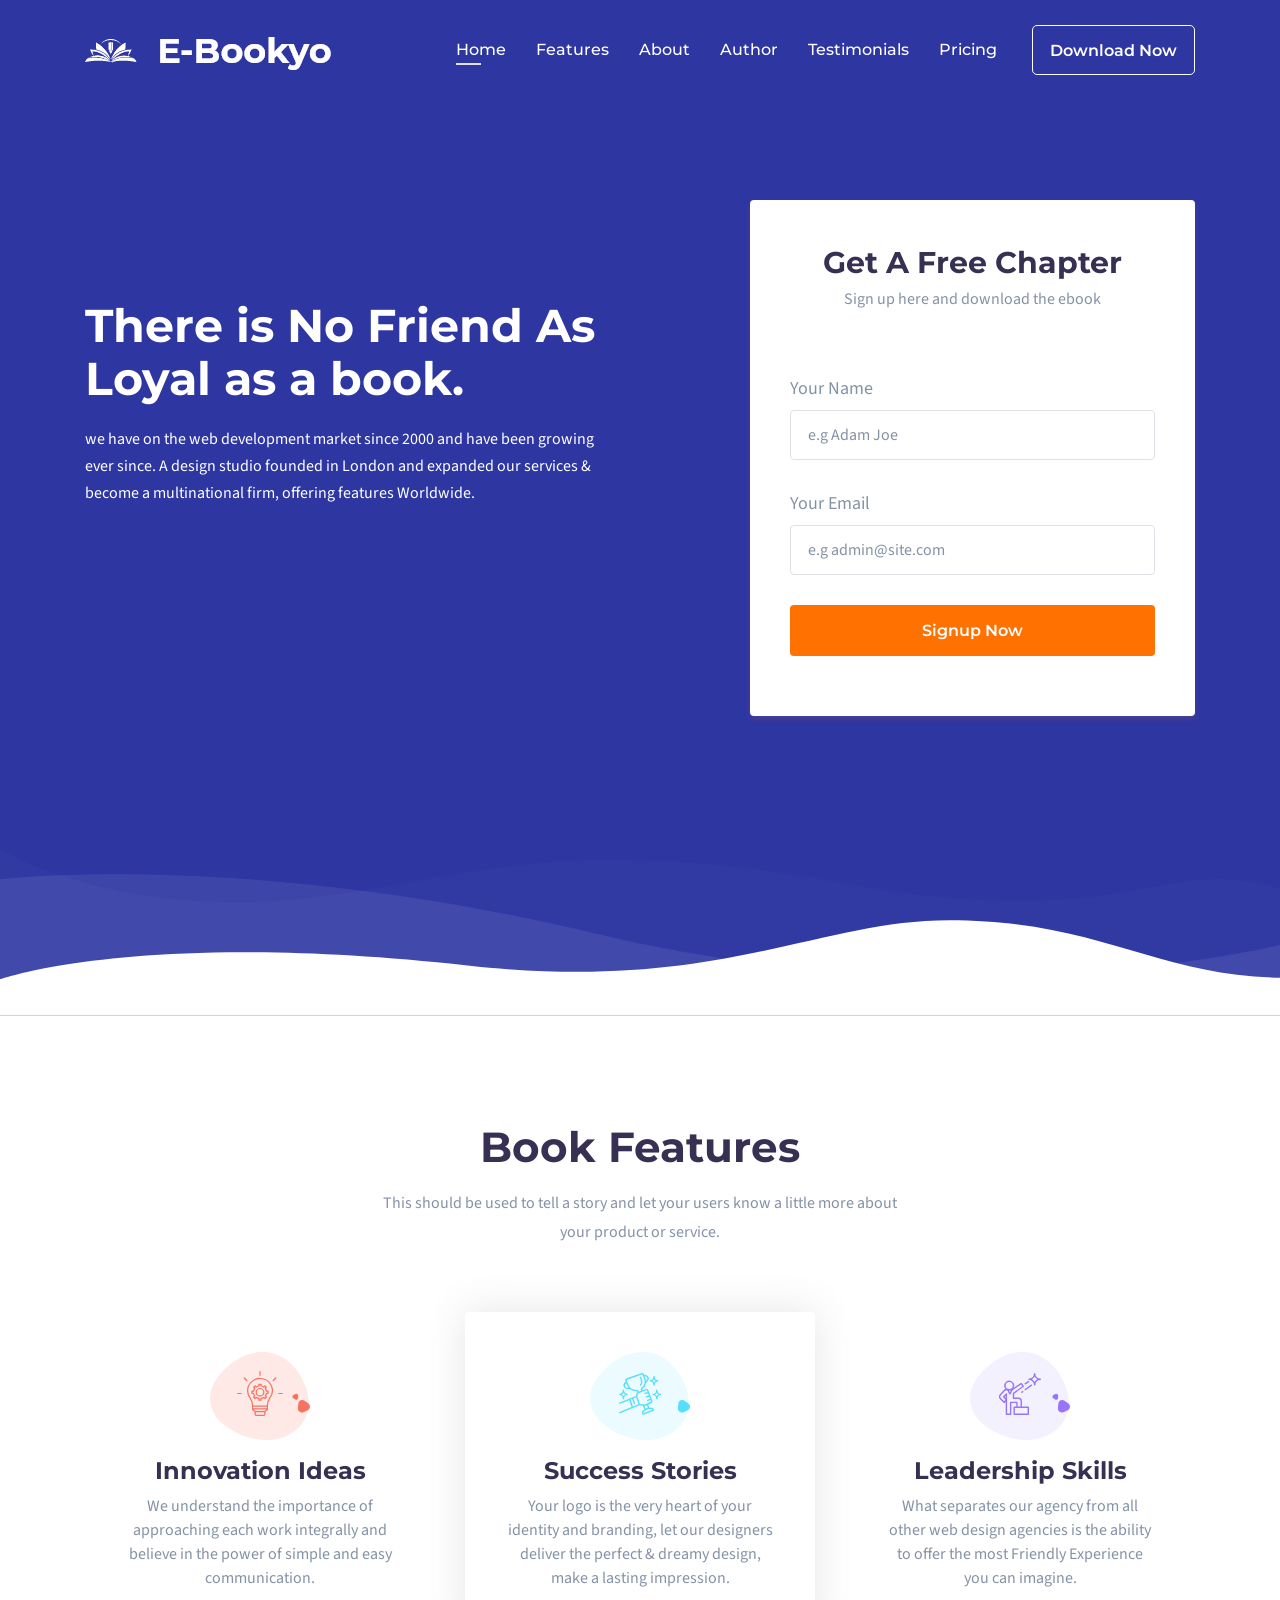
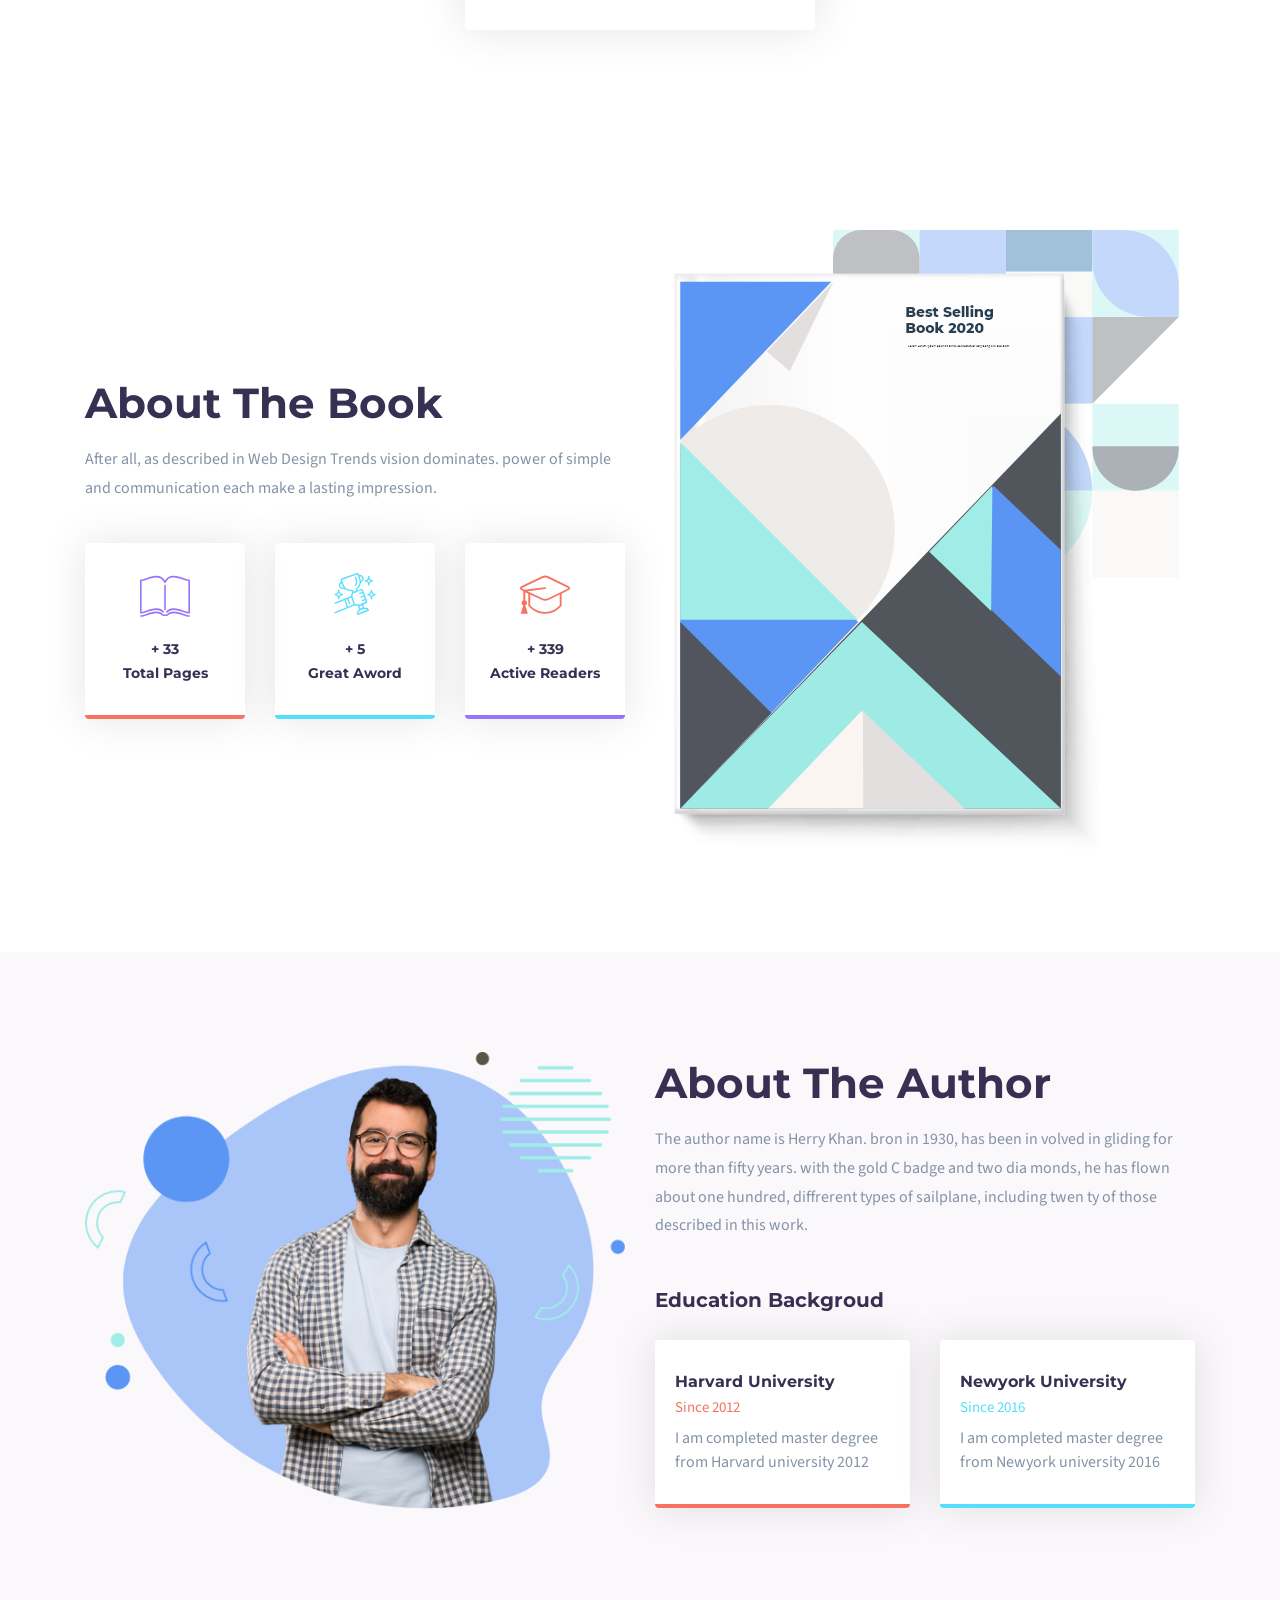
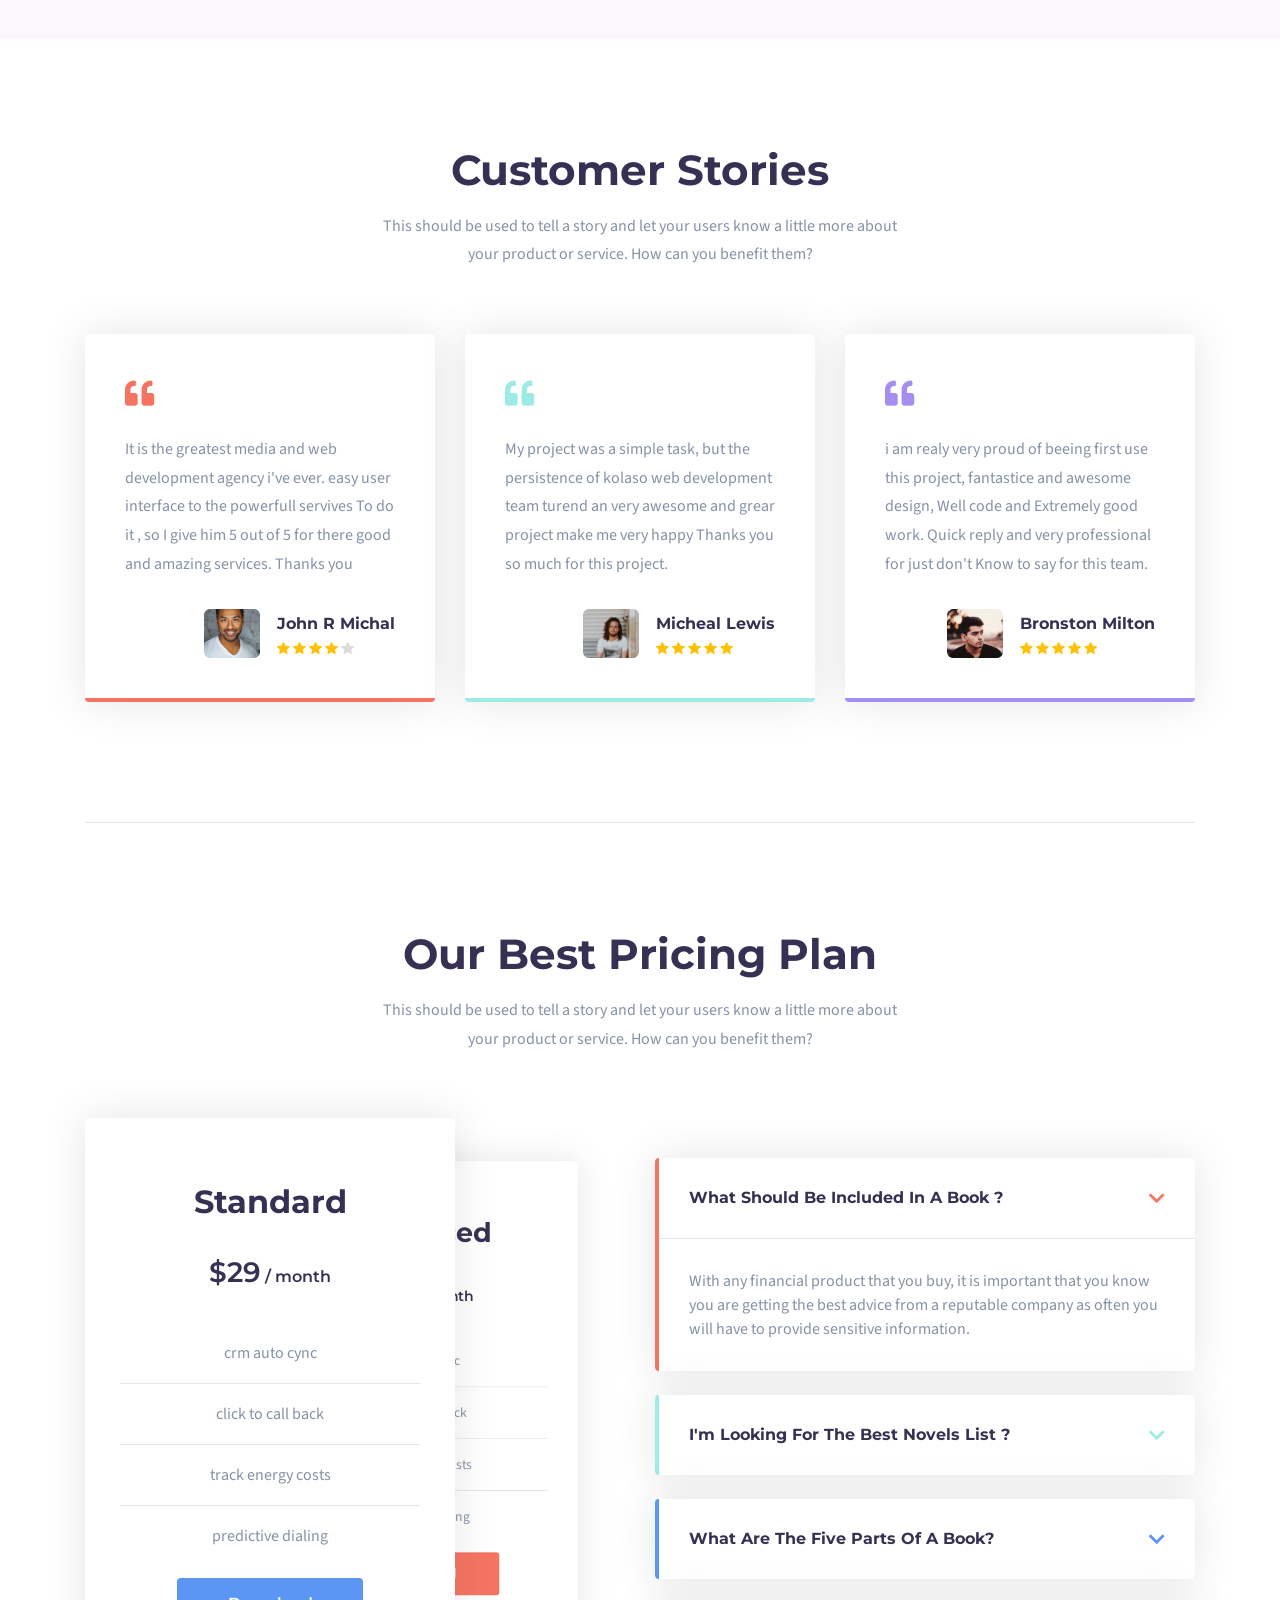
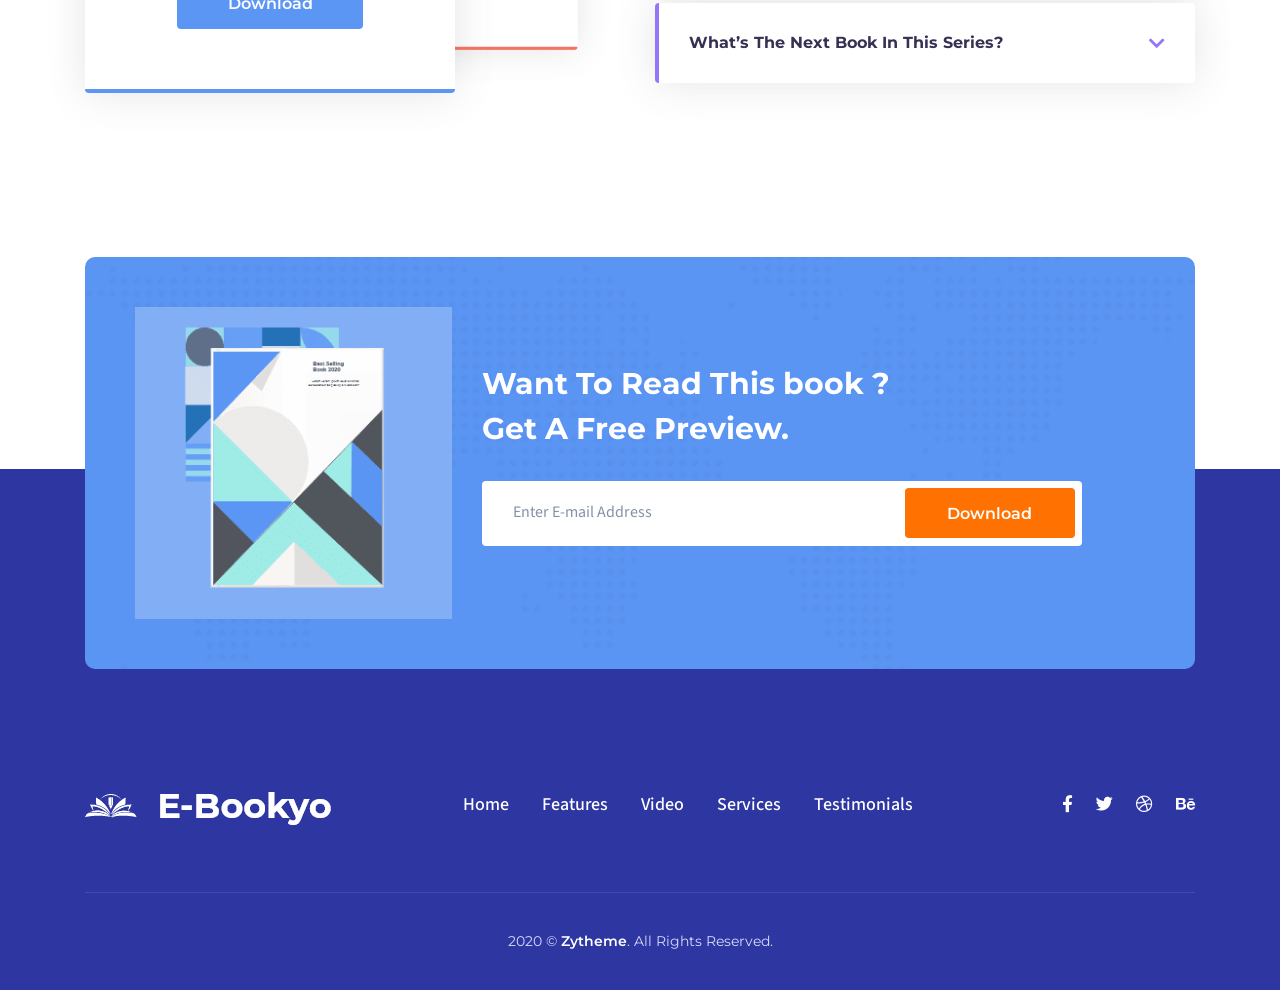
<file: landing-lead.html>
<!DOCTYPE html>
<html dir="ltr" lang="en-US">
  <head>
    <meta charset="utf-8"/>
    <meta http-equiv="X-UA-Compatible" content="IE=edge"/>
    <meta name="author" content="Ayman Fikry"/>
    <meta name="viewport" content="width=device-width, initial-scale=1, maximum-scale=1"/>
    <meta name="description" content="Multi-purpose Business html5 template"/>
    <title>Landing Lead - Ebookyo Responsive Ebook HTML5 Landing Page</title>
    <link href="assets/images/favicon/favicon.png" rel="icon"/>
    <!--  Fonts ==
    -->
    <link href="https://fonts.googleapis.com/css?family=Montserrat:100,100i,200,200i,300,300i,400,400i,500,500i,600,600i,700,700i,800,800i,900,900i%7CSource+Sans+Pro:200,200i,300,300i,400,400i,600,600i,700,700i,900,900i" rel="stylesheet"/>
    <!--  Stylesheets==
    -->
    <link href="assets/css/vendor.min.css" rel="stylesheet"/>
    <link href="assets/css/style.css" rel="stylesheet"/>
  </head>
  <body class="body-scroll">
    <!-- Document Wrapper-->
    <div class="wrapper clearfix" id="wrapperParallax">
      <!--   
      Header
      =============================================  
      -->
      <header class="header header-transparent header-sticky">
        <nav class="navbar navbar-sticky navbar-expand-lg" id="primary-menu"> 
          <div class="container"> <a class="logo navbar-brand" href="index.html"><img class="logo logo-dark" src="assets/images/logo/logo-dark.png" alt="Ebookyo Logo"/><img class="logo logo-light" src="assets/images/logo/logo-light.png" alt="Ebookyo Logo"/></a>
            <button class="navbar-toggler collapsed" type="button" data-toggle="collapse" data-target="#navbarContent" aria-expanded="false"><span class="navbar-toggler-icon"></span></button>
            <div class="collapse navbar-collapse" id="navbarContent">
              <ul class="navbar-nav ml-auto">
                <li class="nav-item active"><a class="nav-link" data-scroll="scrollTo" href="#hero">Home</a></li>
                <li class="nav-item"><a class="nav-link" data-scroll="scrollTo" href="#feature">Features</a></li>
                <li class="nav-item"><a class="nav-link" data-scroll="scrollTo" href="#about">about</a></li>
                <li class="nav-item"><a class="nav-link" data-scroll="scrollTo" href="#author">Author</a></li>
                <li class="nav-item"><a class="nav-link" data-scroll="scrollTo" href="#testimonials">Testimonials</a></li>
                <li class="nav-item"><a class="nav-link" data-scroll="scrollTo" href="#pricing">Pricing</a></li>
              </ul>
              <div class="module-container">
                <!--module-btn-->
                <div class="module module-cta"><a class="btn" data-scroll="scrollTo" href="#action"> <span>Download Now</span></a></div>
              </div>
              <!-- End Module Container  -->
            </div>
            <!-- End .nav-collapse-->
          </div>
          <!-- End .container-->
        </nav>
        <!-- End .navbar-->
      </header>
      <!-- End Header-->
      <!-- Start hero #1-->
      <section class="hero hero-lead bg-primary-alt" id="hero">
        <div class="container">
          <div class="hero-cotainer">
            <div class="row">
              <div class="col-12 col-md-6 col-lg-6">
                <div class="hero-content">
                  <h1 class="hero-headline">There is No Friend As <Br> Loyal as a book.</h1>
                  <div class="hero-bio">we have on the web development market since 2000 and have been growing ever since. A design studio founded in London and expanded our services & become a multinational firm, offering features Worldwide.</div>
                </div>
              </div>
              <div class="col-12 col-md-6 col-lg-5 offset-lg-1">
                <div class="hero-action text-center">
                  <div class="popup-contact-form">
                    <div class="heading heading-5">
                      <div class="heading-title">Get a Free Chapter</div>
                      <div class="heading-desc">Sign up here and download the ebook</div>
                    </div>
                    <div class="contact-body">
                      <form class="contactForm mb-0" method="post" action="assets/php/contact.php">
                        <div class="row">
                          <div class="col-12">
                            <div class="form-group">
                              <label for="name">your name</label>
                              <input class="form-control" type="text" id="name" name="contact-name" placeholder="e.g Adam Joe" required="required"/>
                            </div>
                          </div>
                          <div class="col-12">
                            <div class="form-group">
                              <label for="email">your email</label>
                              <input class="form-control" type="text" id="email" name="contact-email" placeholder="e.g admin@site.com" required="required"/>
                            </div>
                          </div>
                          <div class="col-12">
                            <button class="btn--block btn btn--secondary mb-20"><span>Signup Now</span></button>
                          </div>
                          <div class="col-12">
                            <div class="contact-result"></div>
                          </div>
                        </div>
                      </form>
                    </div>
                    <!-- End .contact-body-->
                  </div>
                </div>
              </div>
            </div>
            <!-- End .row-->
          </div>
          <!-- End .hero-cotainer-->
        </div>
        <!-- End .container-->
        <div class="divider-shape-bottom"><svg viewBox="0 0 1920 250" xmlns="http://www.w3.org/2000/svg" style="background: #2D36A1" width="100%" preserveAspectRatio="none">
<path fill="rgb(244, 246, 249, 0.02)" d="M1920 250H0V0s126.707 78.536 349.975 80.05c177.852 1.203 362.805-63.874 553.803-63.874 290.517 0 383.458 57.712 603.992 61.408 220.527 3.696 278.059-61.408 412.23-17.239"></path>
<path fill="rgb(244, 246, 249, 0.08)" d="M1920 144s-467.917 116.857-1027.243-17.294C369.986 1.322 0 45.578 0 45.578V250h1920V144z"></path>
<path fill="#FFFFFF" d="M0 195.553s208.547-75.581 701.325-20.768c376.707 41.908 520.834-67.962 722.545-67.962 222.926 0 311.553 83.523 496.129 86.394V250H0v-54.447z"></path>
</svg>
        </div>
      </section>
      <!-- End #hero   -->
      <!-- Start Feature #1-->
      <section class="features text-center" id="feature">
        <div class="container">
          <div class="row clearfix">
            <div class="col-12 col-md-8 offset-md-2 col-lg-6 offset-lg-3">
              <div class="heading text-center">
                <h2 class="heading-title">Book Features</h2>
                <p class="heading-desc">This should be used to tell a story and let your users know a little more about your product or service.</p>
              </div>
            </div>
            <!-- End .col-lg-6 -->
          </div>
          <!-- End .row  -->
          <div class="row">
            <!-- Panel #1  -->
            <div class="col-12 col-md-12 col-lg-4 ">
              <div class="feature-panel">
                <div class="feature-icon text-center">
                  <div class="bg-section"><img src="assets/images/icons/bg-icon-1.svg" alt="icon svg"/></div><img src="assets/images/icons/icon-dollar.svg" alt="Dollar Icon"/>
                </div>
                <div class="feature-content">
                  <h3>Innovation ideas</h3>
                  <p>We understand the importance of approaching each work integrally and believe in the power of simple and easy communication.</p>
                </div>
              </div>
              <!-- End .feature-panel -->
            </div>
            <!-- End .col-md-12-->
            <!-- Panel #2  -->
            <div class="col-12 col-md-12 col-lg-4 ">
              <div class="feature-panel active">
                <div class="feature-icon text-center">
                  <div class="bg-section"><img src="assets/images/icons/bg-icon-2.svg" alt="icon svg"/></div><img src="assets/images/icons/icon-cup.svg" alt="Cup Icon"/>
                </div>
                <div class="feature-content">
                  <h3>Success Stories</h3>
                  <p>Your logo is the very heart of your identity and branding, let our designers deliver the perfect & dreamy design, make a lasting impression.</p>
                </div>
              </div>
              <!-- End .feature-panel -->
            </div>
            <!-- End .col-md-12-->
            <!-- Panel #3-->
            <div class="col-12 col-md-12 col-lg-4 ">
              <div class="feature-panel">
                <div class="feature-icon text-center">
                  <div class="bg-section"><img src="assets/images/icons/bg-icon-3.svg" alt="icon svg"/></div><img src="assets/images/icons/icon-delivery.svg" alt="Delivery Icon"/>
                </div>
                <div class="feature-content">
                  <h3>Leadership Skills</h3>
                  <p>What separates our agency from all other web design agencies is the ability to offer the most Friendly Experience you can imagine.</p>
                </div>
              </div>
              <!-- End .feature-panel -->
            </div>
            <!-- End .col-md-12-->
          </div>
          <!-- End .row  -->
        </div>
        <!-- End .container-->
      </section>
      <!-- 
      About 
      =============================================  
      -->
      <section class="about" id="about">
        <div class="container">
          <div class="row align-items-center h-100">
            <div class="col-12 col-md-12 col-lg-6">
              <div class="heading">
                <h2 class="heading-title">About The Book</h2>
                <p class="heading-desc">After all, as described in Web Design Trends vision dominates. power of simple and communication each make a lasting impression.</p>
              </div>
              <div class="row about-list">
                <div class="col">
                  <div class="about-item style-1">
                    <div class="about-item-icon"><svg xmlns="http://www.w3.org/2000/svg" width="100%" height="46.603" viewBox="0 0 56.915 46.603">
<g id="icon_and_text_1" data-name="icon and text 1" transform="translate(0 -42.126)">
<path id="Path_3473" data-name="Path 3473" d="M226.836,152.949V125.538a.918.918,0,1,0-1.836,0v27.411a.918.918,0,0,0,1.836,0Z" transform="translate(-197.461 -72.397)" fill="#9775f9"/>
<path id="Path_3474" data-name="Path 3474" d="M56,46.245c-1.941,0-4.359-.837-6.92-1.724-3.243-1.123-6.918-2.4-10.73-2.4a10.967,10.967,0,0,0-9.89,5.308,10.967,10.967,0,0,0-9.89-5.308c-3.812,0-7.487,1.273-10.73,2.4-2.561.887-4.979,1.724-6.92,1.724A.918.918,0,0,0,0,47.163V84.139a.918.918,0,0,0,.918.918c2.25,0,4.81-.887,7.52-1.825,3.106-1.075,6.626-2.294,10.129-2.294a9.349,9.349,0,0,1,7.226,2.956.918.918,0,0,0,1.356-1.238A11.188,11.188,0,0,0,18.567,79.1c-3.812,0-7.487,1.273-10.73,2.4a30.637,30.637,0,0,1-6,1.669V48.036a30.36,30.36,0,0,0,6.6-1.78c3.106-1.075,6.626-2.294,10.129-2.294,7.084,0,8.938,5.626,9.013,5.862a.918.918,0,0,0,1.755,0,9.144,9.144,0,0,1,9.013-5.862c3.5,0,7.023,1.219,10.129,2.294a30.355,30.355,0,0,0,6.6,1.78v35.13a30.642,30.642,0,0,1-6-1.669c-3.243-1.123-6.918-2.4-10.73-2.4a11.187,11.187,0,0,0-8.582,3.554.918.918,0,1,0,1.356,1.238,9.349,9.349,0,0,1,7.226-2.956c3.5,0,7.023,1.219,10.129,2.294,2.71.939,5.271,1.825,7.52,1.825a.918.918,0,0,0,.918-.918V47.163A.918.918,0,0,0,56,46.245Z" transform="translate(0 0)" fill="#9775f9"/>
<path id="Path_3475" data-name="Path 3475" d="M56,378.337c-1.941,0-4.359-.837-6.92-1.724-3.243-1.123-6.918-2.4-10.73-2.4a11.247,11.247,0,0,0-8.3,3.255H26.865a11.247,11.247,0,0,0-8.3-3.255c-3.812,0-7.487,1.273-10.73,2.4-2.56.887-4.979,1.724-6.92,1.724a.918.918,0,1,0,0,1.836c2.25,0,4.81-.887,7.52-1.825,3.106-1.075,6.626-2.294,10.129-2.294a9.349,9.349,0,0,1,7.226,2.956.918.918,0,0,0,.678.3h3.972a.918.918,0,0,0,.678-.3,9.349,9.349,0,0,1,7.226-2.956c3.5,0,7.023,1.219,10.129,2.294,2.71.939,5.271,1.825,7.52,1.825a.918.918,0,0,0,0-1.836Z" transform="translate(0 -291.445)" fill="#9775f9"/>
</g>
</svg>
                    </div>
                    <div class="about-item-title">
                      <div>+ <span class="counting">100 </span></div>
                      <div>Total Pages</div>
                    </div>
                  </div>
                </div>
                <div class="col">
                  <div class="about-item style-2">
                    <div class="about-item-icon"><svg xmlns="http://www.w3.org/2000/svg" width="100%" height="42.102" viewBox="0 0 41.215 42.102">
<g id="dollar_1_" data-name="dollar (1)" transform="translate(-1.947 -1.504)">
<g id="Group_1988" data-name="Group 1988">
<g id="Group_2003" data-name="Group 2003">
<g id="win" transform="translate(1.922 1.504)">
<path id="Path_5670" data-name="Path 5670" d="M.025,39.3l.546,1.228,19.584-8.12,3.412.409L24.8,36.574l-1.638,1.57A1.967,1.967,0,0,0,22.68,40.4l.682,1.706L34.69,37.666l-.614-1.638a1.929,1.929,0,0,0-1.91-1.3H29.913L28.685,31.8l3-1.5a2.051,2.051,0,0,0,1.024-2.525l-3.889-10.44A2.1,2.1,0,0,0,26.16,16.1a.067.067,0,0,0-.068.068L23.226,17.4l-.409-1.024,1.57-1.842a8.03,8.03,0,0,0,1.979-4.367l1.979-2.388a3.584,3.584,0,0,0-.478-5.05,5.711,5.711,0,0,0-.819-.546,3.391,3.391,0,0,0-2.32-.2l-.2-.614A1.973,1.973,0,0,0,21.93.136L7.531,5.322A2,2,0,0,0,6.3,7.915v.068l.341.887a3.781,3.781,0,0,0-1.979,4.64A3.881,3.881,0,0,0,7.8,16.035l3.207.341a8.886,8.886,0,0,0,4.435,1.706l2.252.2.409,1.024a2.032,2.032,0,0,0-.955,1.365L16.675,23,.025,29.751l.478,1.3,9.553-3.821,2.32,6.96Zm32.685-2.866.137.409-8.735,3.48-.2-.409a.946.946,0,0,1,.137-.75l2.32-2.184,2.934-.955h2.729a.685.685,0,0,1,.682.409Zm-4.3-1.638-2.457.819-.887-2.593a1.517,1.517,0,0,0,1.092-.2l1.16-.546ZM26.569,17.2a.677.677,0,0,1,.887.341L28,18.969l-3.344,1.092.409,1.3,3.344-1.092.819,2.184-3.207,1.092.409,1.3,3.275-1.092.819,2.183-3.139,1.024.409,1.3L31,27.158l.341.887a.6.6,0,0,1-.341.819l-5.391,2.661a.865.865,0,0,1-.409.068l-4.64-.546L18.04,23.473l.478-2.525a.722.722,0,0,1,.409-.478ZM26.5,3.411a2.261,2.261,0,0,1,1.16,2.934,2.391,2.391,0,0,1-.341.546L26.5,7.915a10.2,10.2,0,0,0-.409-1.979L25.2,3.275a2.727,2.727,0,0,1,1.3.136ZM6.03,13.169a2.351,2.351,0,0,1,1.16-2.934l.955,2.32a9.886,9.886,0,0,0,1.365,2.32l-1.433-.137A2.282,2.282,0,0,1,6.03,13.169Zm9.69,3.616a7.457,7.457,0,0,1-6.278-4.708l-1.774-4.5a.677.677,0,0,1,.341-.887L22.407,1.5a.753.753,0,0,1,.546,0,.7.7,0,0,1,.341.409l1.5,4.5a7.5,7.5,0,0,1-1.433,7.233L21.247,16.1l.614,1.638L19.4,18.764l-.682-1.706ZM11.353,26.68l1.569-.614,1.706,5.186,1.3-.409L14.151,25.52l2.729-1.092L19.2,31.32l-5.527,2.32Zm0,0" fill="#55dffc"/>
<path id="Path_5671" data-name="Path 5671" d="M33.734,11.941v.682H35.1v-.682a3.379,3.379,0,0,1,3.412-3.412V7.164A3.379,3.379,0,0,1,35.1,3.752V3.07H33.734v.682a3.378,3.378,0,0,1-3.412,3.412V8.529A3.379,3.379,0,0,1,33.734,11.941Zm.682-5.732a4.7,4.7,0,0,0,1.638,1.638,4.706,4.706,0,0,0-1.638,1.638,4.706,4.706,0,0,0-1.638-1.638A4.7,4.7,0,0,0,34.417,6.209Zm0,0" fill="#55dffc"/>
<path id="Path_5672" data-name="Path 5672" d="M3.71,25.588v.682H5.075v-.682a3.379,3.379,0,0,1,3.412-3.412V20.812A3.379,3.379,0,0,1,5.075,17.4v-.682H3.71V17.4A3.378,3.378,0,0,1,.3,20.812v1.365A3.379,3.379,0,0,1,3.71,25.588Zm.682-5.732A4.7,4.7,0,0,0,6.03,21.494a4.706,4.706,0,0,0-1.638,1.638,4.706,4.706,0,0,0-1.638-1.638,4.7,4.7,0,0,0,1.638-1.638Zm0,0" fill="#55dffc"/>
<path id="Path_5673" data-name="Path 5673" d="M37.829,17.4v-.682H36.464V17.4a3.378,3.378,0,0,1-3.412,3.412v1.365a3.379,3.379,0,0,1,3.412,3.412v.682h1.365v-.682a3.379,3.379,0,0,1,3.412-3.412V20.812A3.379,3.379,0,0,1,37.829,17.4Zm-.682,5.732a4.706,4.706,0,0,0-1.638-1.638,4.7,4.7,0,0,0,1.638-1.638,4.7,4.7,0,0,0,1.638,1.638A4.706,4.706,0,0,0,37.146,23.132Zm0,0" fill="#55dffc"/>
<path id="Path_5674" data-name="Path 5674" d="M20.292,12.146l.955.955c3.753-3.753.273-9.485.068-9.69l-1.16.751c.068,0,3.139,4.981.137,7.984Zm0,0" fill="#55dffc"/>
</g>
</g>
</g>
</g>
</svg>
                    </div>
                    <div class="about-item-title"> 
                      <div>+ <span class="counting">16 </span></div>
                      <div>Great Aword</div>
                    </div>
                  </div>
                </div>
                <div class="col">
                  <div class="about-item style-3">
                    <div class="about-item-icon"><svg xmlns="http://www.w3.org/2000/svg" width="100%" height="43.305" viewBox="0 0 56.915 43.305">
<g id="icon_and_text_2" data-name="icon and text 2" transform="translate(0 -43.774)">
<path id="Path_3476" data-name="Path 3476" d="M55.024,18.621,32.337,7.538a9.292,9.292,0,0,0-7.237,0L1.891,18.621A2.8,2.8,0,0,0,0,21.1c0,.587.261,1.63,1.891,2.477l1.891.913V34.92A3.194,3.194,0,0,0,1.76,37.854a3.237,3.237,0,0,0,1.956,2.934L.782,50.11H9L6.063,40.787A3.159,3.159,0,0,0,6,34.92V25.6l3.455,1.7v13.56a1.052,1.052,0,0,0,.2.587A23.677,23.677,0,0,0,28.425,50.11a23.543,23.543,0,0,0,18.711-8.671,1.052,1.052,0,0,0,.2-.587v-13.5l7.693-3.781A2.8,2.8,0,0,0,56.915,21.1,2.914,2.914,0,0,0,55.024,18.621ZM45.245,40.527a21.8,21.8,0,0,1-16.82,7.563A21.8,21.8,0,0,1,11.6,40.527V28.2l13.5,6.454a8.792,8.792,0,0,0,3.586.717,7.939,7.939,0,0,0,3.651-.782L45.245,28.27Zm8.866-18.776L46.288,25.6a.749.749,0,0,0-.717.391L31.424,32.834a7.238,7.238,0,0,1-5.476,0L8.54,24.489l20.015-2.347a1.015,1.015,0,0,0-.2-2.021L5.15,22.859,2.8,21.751a1.315,1.315,0,0,1-.717-.587c0-.065.13-.326.717-.587L26.013,9.429a6.735,6.735,0,0,1,2.673-.522,6.608,6.608,0,0,1,2.738.522L54.112,20.512c.587.261.717.522.717.652A1.793,1.793,0,0,1,54.112,21.751Z" transform="translate(0 36.97)" fill="#f67362"/>
</g>
</svg>
                    </div>
                    <div class="about-item-title"> 
                      <div>+ <span class="counting">1,000</span></div>
                      <div>Active Readers</div>
                    </div>
                  </div>
                </div>
              </div>
            </div>
            <div class="col-12 col-md-12 col-lg-6 text-md-center mx-md-auto"><img class="img-fluid float-right float-md-none" src="assets/images/cover/book-2.png" alt="Book Cover"/></div>
          </div>
          <!-- End .row  -->
        </div>
        <!-- End .container  -->
      </section>
      <!-- End #banner2  -->
      <!-- 
      Author
      =============================================  
      -->
      <section class="author bg-gray" id="author">
        <div class="container">
          <div class="row align-items-center h-100">
            <div class="col-12 col-md-12 col-lg-6 text-md-center mx-md-auto"><img class="img-fluid float-right float-md-none mb-30" src="assets/images/cover/author.png" alt="Author"/></div>
            <div class="col-12 col-md-12 col-lg-6">
              <div class="heading mb-50">
                <h2 class="heading-title">About The Author</h2>
                <p class="heading-desc">The author name is Herry Khan. bron in 1930, has been in volved in gliding for more than fifty years. with the gold C badge and two dia monds, he has flown about one hundred, diffrerent types of sailplane, including twen ty of those described in this work.</p>
              </div>
              <div class="author-education">
                <h3>Education Backgroud</h3>
                <div class="education-list">
                  <div class="row">
                    <div class="col">
                      <div class="education-item style-1">
                        <div class="education-title">Harvard University</div>
                        <div class="education-period">Since 2012</div>
                        <div class="education-desc">I am completed master degree from Harvard university 2012</div>
                      </div>
                    </div>
                    <div class="col">
                      <div class="education-item style-2">
                        <div class="education-title">Newyork University</div>
                        <div class="education-period">Since 2016</div>
                        <div class="education-desc">I am completed master degree from Newyork university 2016</div>
                      </div>
                    </div>
                  </div>
                </div>
              </div>
            </div>
          </div>
          <!-- End .row  -->
        </div>
        <!-- End .container  -->
      </section>
      <!-- End #banner2  -->
      <!-- Start Testimonials-->
      <section class="testimonials" id="testimonials">
        <div class="container">
          <div class="row clearfix">
            <div class="col-12 col-md-8 offset-md-2 col-lg-6 offset-lg-3">
              <div class="heading text-center">
                <h2 class="heading-title">Customer Stories</h2>
                <p class="heading-desc">This should be used to tell a story and let your users know a little more about your product or service. How can you benefit them?</p>
              </div>
            </div>
          </div>
          <div class="row">
            <div class="col-12 col-md-12 col-lg-4">
              <div class="testimonial-panel style-1">
                <div class="testimonial-body">
                  <div class="testimonial-icon"><i class="fas fa-quote-left"></i></div>
                  <p>It is the greatest media and web development agency i've ever. easy user interface to the powerfull servives To do it , so I give him 5 out of 5 for there good and amazing services. Thanks you</p>
                  <div class="testimonial-author">
                    <div class="testimonial-img"><img src="assets/images/testimonials/avatar-1.png" alt="avatar author"/></div>
                    <div class="testimonial-info">
                      <p>John R Michal</p><img class="testimonial-rating" src="assets/images/testimonials/4-stars.svg" alt="4 Stars"/>
                    </div>
                  </div>
                </div>
              </div>
            </div>
            <div class="col-12 col-md-12 col-lg-4">
              <div class="testimonial-panel style-2">
                <div class="testimonial-body">
                  <div class="testimonial-icon"><i class="fas fa-quote-left"></i></div>
                  <p>My project was a simple task, but the persistence of kolaso web development team turend an very awesome and grear project make me very happy Thanks you so much for this project.</p>
                  <div class="testimonial-author">
                    <div class="testimonial-img"><img src="assets/images/testimonials/avatar-2.png" alt="avatar author"/></div>
                    <div class="testimonial-info">
                      <p>Micheal Lewis</p><img class="testimonial-rating" src="assets/images/testimonials/5-stars.svg" alt="5 Stars"/>
                    </div>
                  </div>
                </div>
              </div>
            </div>
            <div class="col-12 col-md-12 col-lg-4">
              <div class="testimonial-panel style-3">
                <div class="testimonial-body">
                  <div class="testimonial-icon"><i class="fas fa-quote-left"></i></div>
                  <p>i am realy very proud of beeing first use this project, fantastice and awesome design, Well code and Extremely good work. Quick reply and very professional for  just don't Know to say for this team.</p>
                  <div class="testimonial-author">
                    <div class="testimonial-img"><img src="assets/images/testimonials/avatar-3.png" alt="avatar author"/></div>
                    <div class="testimonial-info">
                      <p>Bronston Milton</p><img class="testimonial-rating" src="assets/images/testimonials/5-stars.svg" alt="5 Stars"/>
                    </div>
                  </div>
                </div>
              </div>
            </div>
          </div>
          <!-- End .row-->
        </div>
        <!-- End .container-->
      </section>
      <div class="pt-20 pb-20">
        <div class="container">
          <div class="row">
            <div class="col">
              <hr/>
            </div>
          </div>
        </div>
      </div>
      <!-- 
      Pricing Table #1
      =============================================  
      -->
      <section class="pricing pt-80" id="pricing">
        <div class="container">
          <div class="row clearfix">
            <div class="col-12 col-md-8 offset-md-2 col-lg-6 offset-lg-3">
              <div class="heading text-center">
                <h2 class="heading-title">Our Best Pricing Plan</h2>
                <p class="heading-desc">This should be used to tell a story and let your users know a little more about your product or service. How can you benefit them?</p>
              </div>
            </div>
          </div>
          <div class="row">
            <div class="col-12 col-md-12 col-lg-6">
              <div class="pricing-holder">
                <div class="pricing-panel active">
                  <!--  Pricing heading   -->
                  <div class="pricing-head">
                    <div class="pricing-name">Standard</div>
                    <div class="currency">$29<span class="per"> / month</span></div>
                  </div>
                  <!--  Pricing body-->
                  <div class="pricing-body">
                    <ul class="pricing-list list-unstyled">
                      <li>crm auto cync</li>
                      <li>click to call back</li>
                      <li>track energy costs </li>
                      <li>predictive dialing </li>
                    </ul><a class="btn btn--primary" href="javascript:void(0)"><span>Download</span></a>
                  </div>
                </div>
                <div class="pricing-panel">
                  <!--  Pricing heading   -->
                  <div class="pricing-head">
                    <div class="pricing-name">Advanced</div>
                    <div class="currency">$49<span class="per"> / month</span></div>
                  </div>
                  <!--  Pricing body-->
                  <div class="pricing-body">
                    <ul class="pricing-list list-unstyled">
                      <li>crm auto cync</li>
                      <li>click to call back</li>
                      <li>track energy costs </li>
                      <li>predictive dialing </li>
                    </ul><a class="btn btn--primary" href="javascript:void(0)"><span>Download</span></a>
                  </div>
                </div>
              </div>
            </div>
            <div class="col-12 col-md-12 col-lg-6">
              <div class="accordion accordion-1" id="accordion01">
                <div class="card style-1">
                  <div class="card-heading"><a class="card-link collapsed" data-toggle="collapse" data-parent="#accordion01" href="#collapse01-1">What should be included in a book ?</a></div>
                  <div class="collapse show" id="collapse01-1" data-parent="#accordion01">
                    <div class="card-body">With any financial product that you buy, it is important that you know you are getting the best advice from a reputable company as often you will have to provide sensitive information.</div>
                  </div>
                </div>
                <!-- Panel 02-->
                <div class="card style-2">
                  <div class="card-heading"><a class="card-link collapsed" data-toggle="collapse" data-parent="#accordion01" href="#collapse01-2">I'm looking for the Best Novels List ?</a></div>
                  <div class="collapse" id="collapse01-2" data-parent="#accordion01">
                    <div class="card-body">With any financial product that you buy, it is important that you know you are getting the best advice from a reputable company as often you will have to provide sensitive information.</div>
                  </div>
                </div>
                <!-- Panel 03-->
                <div class="card style-4">
                  <div class="card-heading"><a class="card-link collapsed" data-toggle="collapse" data-parent="#accordion01" href="#collapse01-3">What are the five parts of a book?</a></div>
                  <div class="collapse" id="collapse01-3" data-parent="#accordion01">
                    <div class="card-body">With any financial product that you buy, it is important that you know you are getting the best advice from a reputable company as often you will have to provide sensitive information.</div>
                  </div>
                </div>
                <!-- Panel 04-->
                <div class="card style-3">
                  <div class="card-heading"><a class="card-link collapsed" data-toggle="collapse" data-parent="#accordion01" href="#collapse01-4">What’s the next book in this series?</a></div>
                  <div class="collapse" id="collapse01-4" data-parent="#accordion01">
                    <div class="card-body">With any financial product that you buy, it is important that you know you are getting the best advice from a reputable company as often you will have to provide sensitive information.	</div>
                  </div>
                </div>
                <!-- End .row-->
              </div>
              <!-- End .Accordion-->
            </div>
          </div>
          <!-- End .row-->
        </div>
        <!-- End .container-->
      </section>
      <!-- #pricing1 end  -->
      <!-- 
      CTA #1
      =============================================  
      -->
      <section class="cta pt-0 pb-0" id="action">
        <div class="container">
          <div class="row">
            <div class="col-12 col-md-12 col-lg-12">
              <div class="action-container">
                <div class="bg-section"><img src="assets/images/background/bg-cta.png" alt="background cta"/></div>
                <div class="row align-items-center h-100">
                  <div class="col-12 col-md-4 col-lg-4">
                    <div class="cta-cover"><img class="img-fluid" src="assets/images/cover/book-cover-2.png" alt="book cover"/></div>
                  </div>
                  <div class="col-12 col-md-8 col-lg-8">
                    <h3>Want To Read This book ? <Br> Get A Free Preview.</h3>
                    <div class="form-action">
                      <form class="mb-0 form-action mailchimp">
                        <div class="input-group">
                          <input class="form-control" type="email" placeholder="Enter E-mail Address" required="required"/>
                          <button class="btn btn--secondary"><span>download</span></button>
                        </div>
                        <!--  End .input-group-->
                      </form>
                      <div class="subscribe-alert"></div>
                    </div>
                  </div>
                  <!-- End .col-md-12-->
                </div>
                <!-- End .row-->
              </div>
            </div>
          </div>
        </div>
        <!-- End .container-->
      </section>
      <!-- End #cta-->
      <!-- 
      Footer #1
      ============================================= 
      -->
      <footer class="footer" id="footer">
        <div class="footer-top">
          <div class="container">
            <div class="row">
              <div class="col-12 col-md-12 col-lg-3">
                <div class="footer-logo"><a class="logo" href="index.html"><img class="logo logo-light" src="assets/images/logo/logo-footer.png" alt="Ebookyo Logo"/></a></div>
              </div>
              <div class="col-12 col-md-12 col-lg-7">
                <ul class="list-unstyled footer-navigation">
                  <li><a href="javascript:void(0)">Home</a></li>
                  <li><a href="javascript:void(0)">Features</a></li>
                  <li><a href="javascript:void(0)">Video </a></li>
                  <li><a href="javascript:void(0)">Services</a></li>
                  <li><a href="javascript:void(0)">Testimonials</a></li>
                </ul>
              </div>
              <div class="col-12 col-md-12 col-lg-2">
                <div class="footer-social">
                  <ul class="list-unstyled">
                    <li> <a href="javascript:void(0)"><i class="fab fa-facebook-f"></i></a></li>
                    <li> <a href="javascript:void(0)"><i class="fab fa-twitter"></i></a></li>
                    <li> <a href="javascript:void(0)"><i class="fab fa-dribbble"></i></a></li>
                    <li> <a href="javascript:void(0)"><i class="fab fa-behance"></i></a></li>
                  </ul>
                </div>
              </div>
            </div>
          </div>
        </div>
        <div class="footer-bottom">
          <div class="container">
            <hr/>
          </div>
          <div class="container">
            <div class="row">
              <div class="col-12 col-md-12 col-lg-12 text--center">
                <div class="footer-copyright"><span>2020 &copy; <a href="http://themeforest.net/user/zytheme/portfolio?ref=zytheme">zytheme</a>. All rights reserved.</span></div>
              </div>
            </div>
          </div>
        </div>
        <!-- End .container  -->
      </footer>
    </div>
    <!--  Footer Scripts==
    -->
    <script src="assets/js/vendor/jquery-3.4.1.min.js"></script>
    <script src="assets/js/vendor.min.js"></script>
    <script src="assets/js/functions.js"></script>
  </body>
</html>
</file>
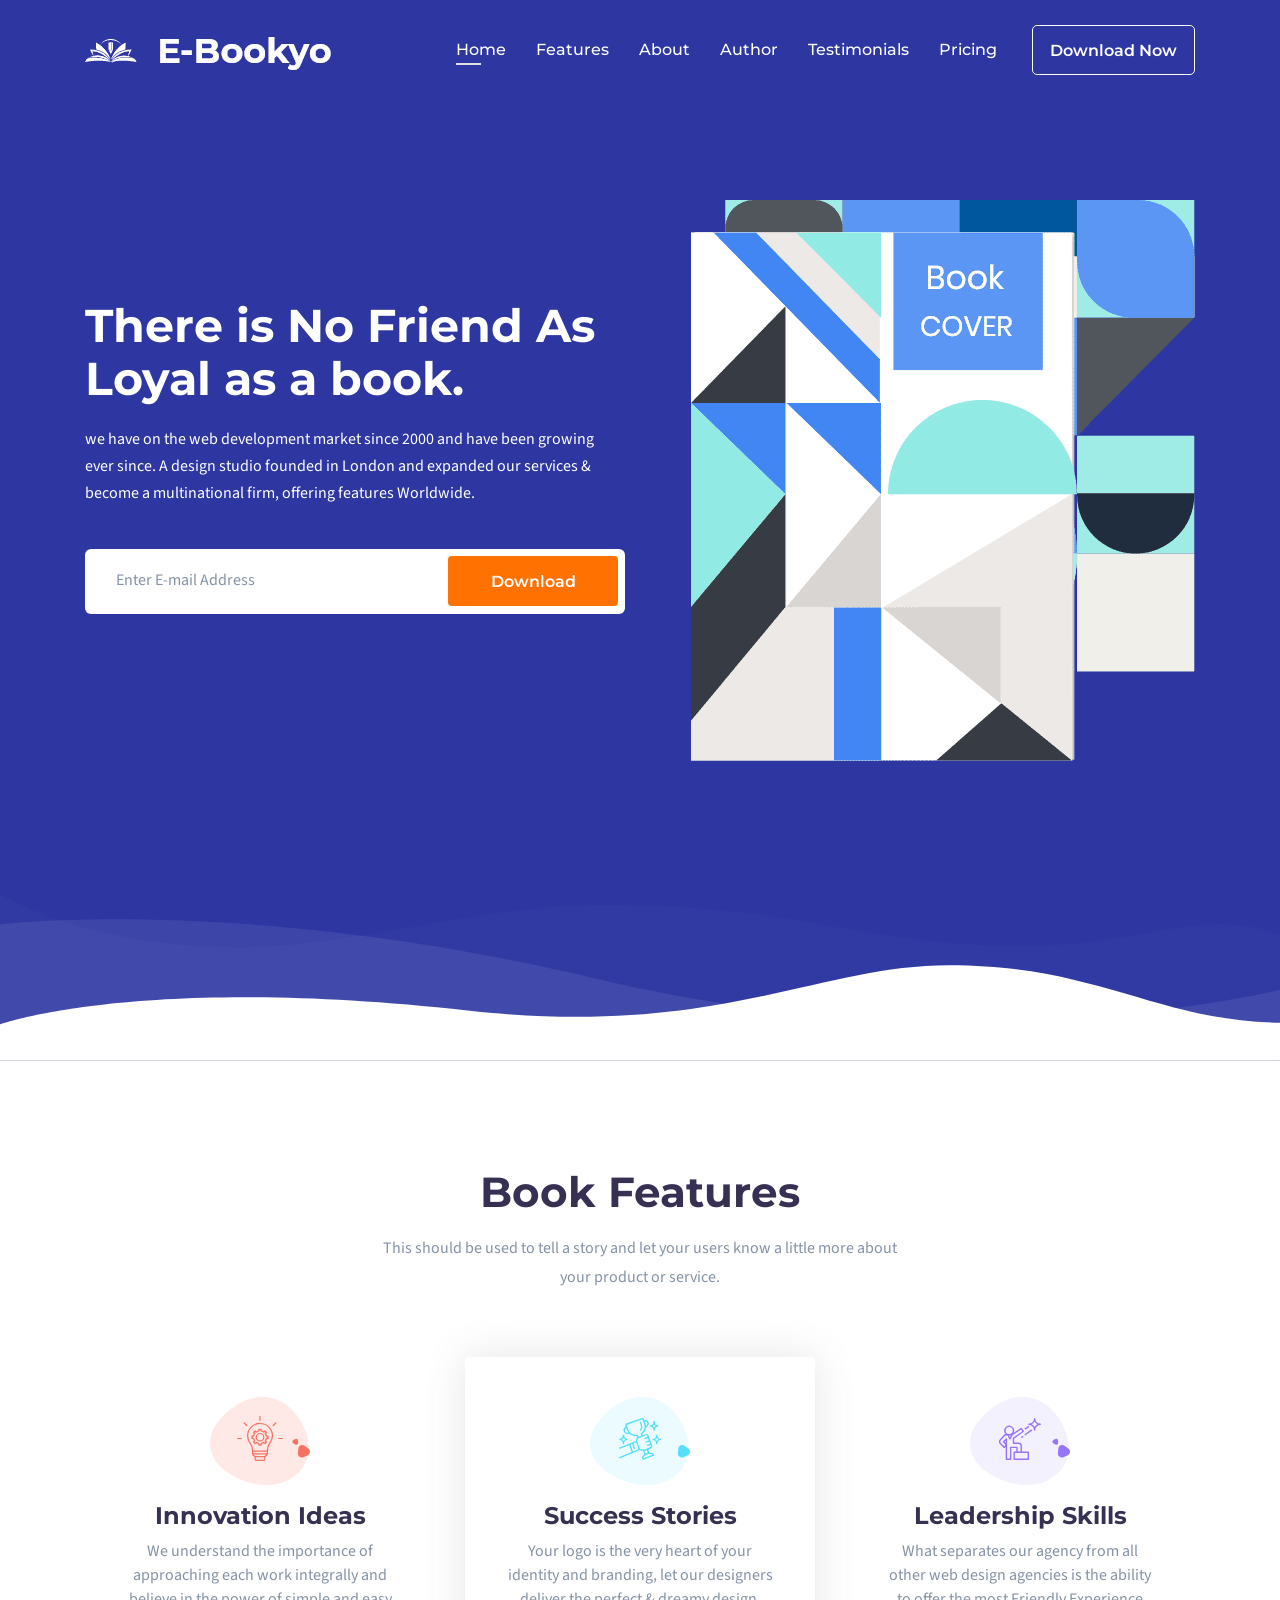
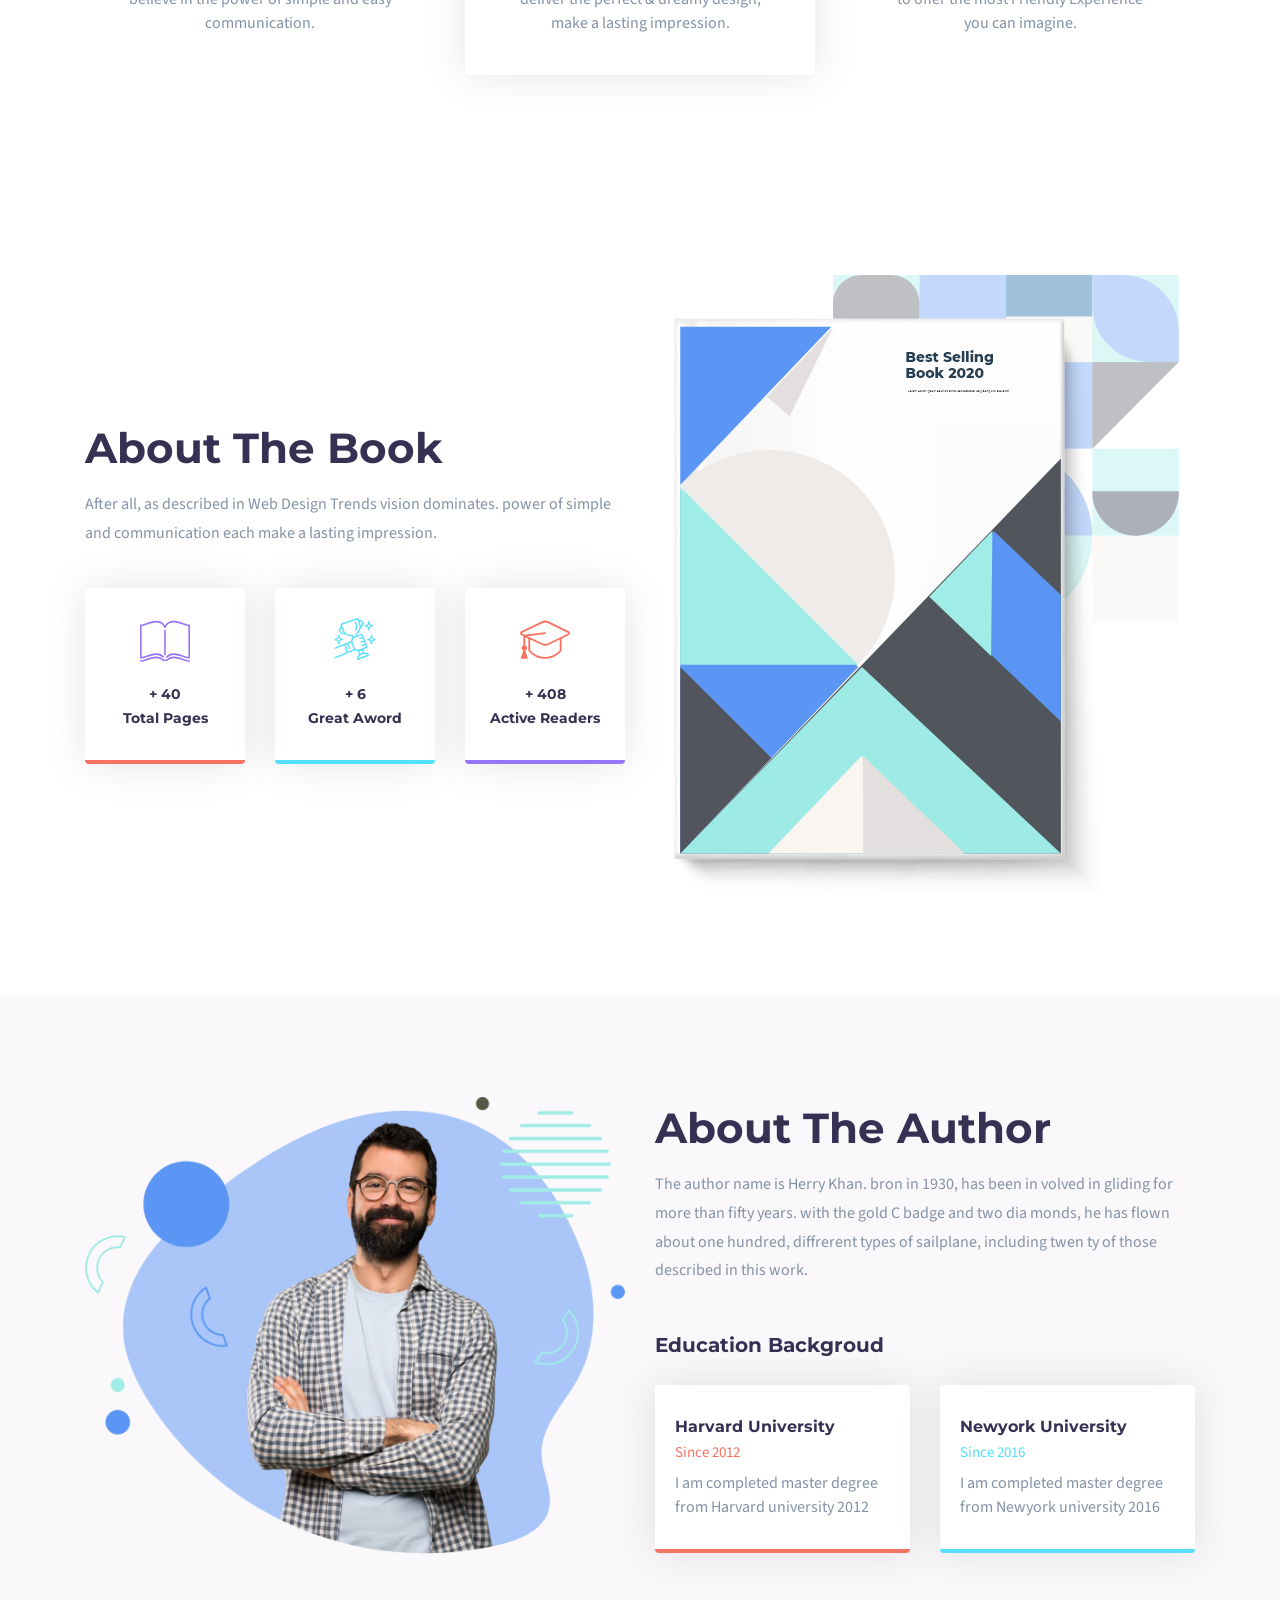
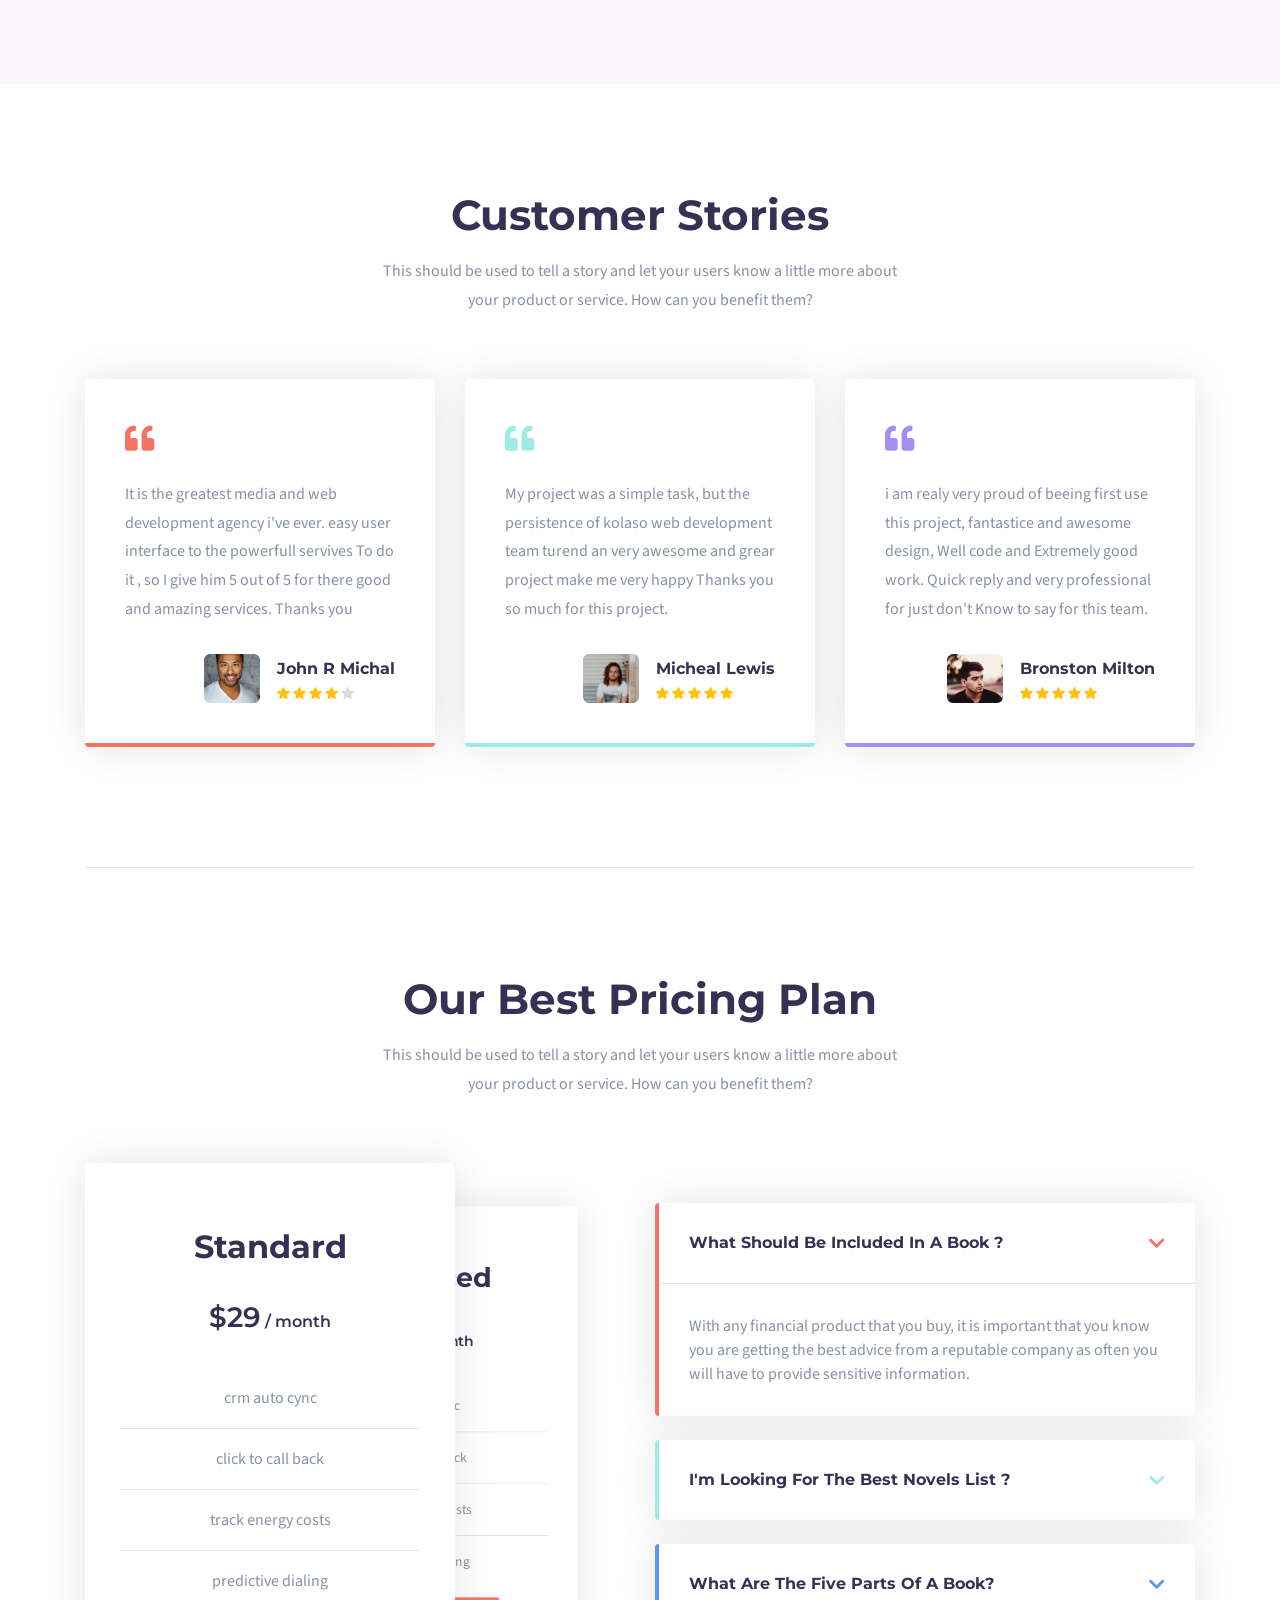
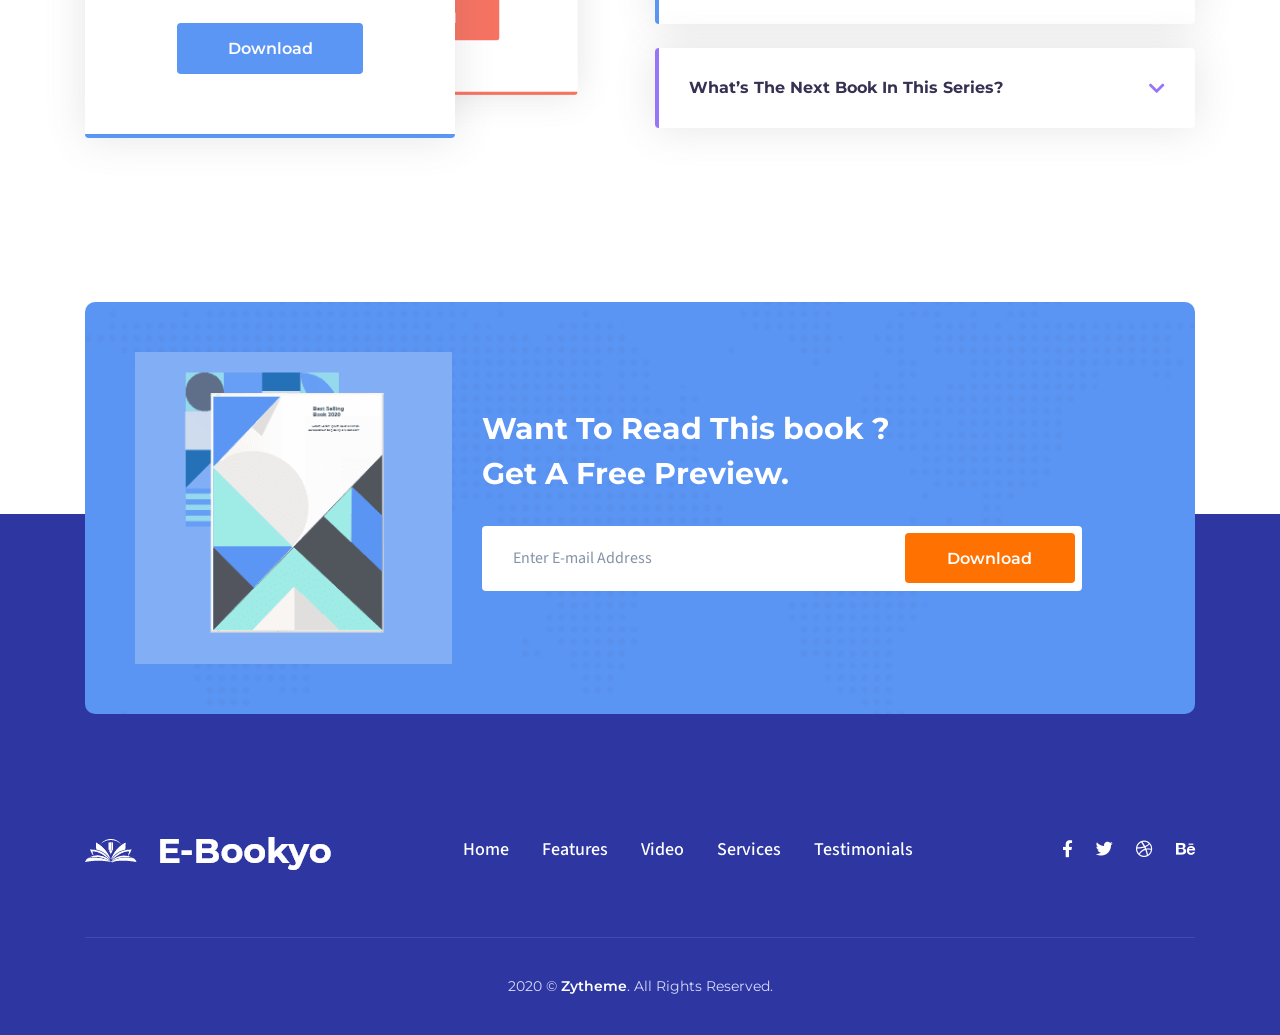
<file: landing-mailchimp.html>
<!DOCTYPE html>
<html dir="ltr" lang="en-US">
  <head>
    <meta charset="utf-8"/>
    <meta http-equiv="X-UA-Compatible" content="IE=edge"/>
    <meta name="author" content="Ayman Fikry"/>
    <meta name="viewport" content="width=device-width, initial-scale=1, maximum-scale=1"/>
    <meta name="description" content="Multi-purpose Business html5 template"/>
    <title>Landing Maichimp - Ebookyo Responsive Ebook HTML5 Landing Page</title>
    <link href="assets/images/favicon/favicon.png" rel="icon"/>
    <!--  Fonts ==
    -->
    <link href="https://fonts.googleapis.com/css?family=Montserrat:100,100i,200,200i,300,300i,400,400i,500,500i,600,600i,700,700i,800,800i,900,900i%7CSource+Sans+Pro:200,200i,300,300i,400,400i,600,600i,700,700i,900,900i" rel="stylesheet"/>
    <!--  Stylesheets==
    -->
    <link href="assets/css/vendor.min.css" rel="stylesheet"/>
    <link href="assets/css/style.css" rel="stylesheet"/>
  </head>
  <body class="body-scroll">
    <!-- Document Wrapper-->
    <div class="wrapper clearfix" id="wrapperParallax">
      <!--   
      Header
      =============================================  
      -->
      <header class="header header-transparent header-sticky">
        <nav class="navbar navbar-sticky navbar-expand-lg" id="primary-menu"> 
          <div class="container"> <a class="logo navbar-brand" href="index.html"><img class="logo logo-dark" src="assets/images/logo/logo-dark.png" alt="Ebookyo Logo"/><img class="logo logo-light" src="assets/images/logo/logo-light.png" alt="Ebookyo Logo"/></a>
            <button class="navbar-toggler collapsed" type="button" data-toggle="collapse" data-target="#navbarContent" aria-expanded="false"><span class="navbar-toggler-icon"></span></button>
            <div class="collapse navbar-collapse" id="navbarContent">
              <ul class="navbar-nav ml-auto">
                <li class="nav-item active"><a class="nav-link" data-scroll="scrollTo" href="#hero">Home</a></li>
                <li class="nav-item"><a class="nav-link" data-scroll="scrollTo" href="#feature">Features</a></li>
                <li class="nav-item"><a class="nav-link" data-scroll="scrollTo" href="#about">about</a></li>
                <li class="nav-item"><a class="nav-link" data-scroll="scrollTo" href="#author">Author</a></li>
                <li class="nav-item"><a class="nav-link" data-scroll="scrollTo" href="#testimonials">Testimonials</a></li>
                <li class="nav-item"><a class="nav-link" data-scroll="scrollTo" href="#pricing">Pricing</a></li>
              </ul>
              <div class="module-container">
                <!--module-btn-->
                <div class="module module-cta"><a class="btn" data-scroll="scrollTo" href="#action"> <span>Download Now</span></a></div>
              </div>
              <!-- End Module Container  -->
            </div>
            <!-- End .nav-collapse-->
          </div>
          <!-- End .container-->
        </nav>
        <!-- End .navbar-->
      </header>
      <!-- End Header-->
      <!-- Start hero #1-->
      <section class="hero hero-mailchimp bg-primary-alt" id="hero">
        <div class="container">
          <div class="hero-cotainer">
            <div class="row">
              <div class="col-12 col-md-6 col-lg-6">
                <div class="hero-content">
                  <h1 class="hero-headline">There is No Friend As <Br> Loyal as a book.</h1>
                  <div class="hero-bio">we have on the web development market since 2000 and have been growing ever since. A design studio founded in London and expanded our services & become a multinational firm, offering features Worldwide.</div>
                  <div class="hero-action text-center">
                    <form class="mb-0 form-action mailchimp">
                      <div class="input-group">
                        <input class="form-control" type="email" placeholder="Enter E-mail Address" required="required"/>
                        <button class="btn btn--secondary"><span>download</span></button>
                      </div>
                      <!--  End .input-group-->
                    </form>
                    <div class="subscribe-alert"></div>
                  </div>
                </div>
              </div>
              <div class="col-12 col-md-6 col-lg-6"><img class="img-fluid float-right" src="assets/images/cover/book.png" alt="Book Cover"/></div>
            </div>
            <!-- End .row-->
          </div>
          <!-- End .hero-cotainer-->
        </div>
        <!-- End .container-->
        <div class="divider-shape-bottom"><svg viewBox="0 0 1920 250" xmlns="http://www.w3.org/2000/svg" style="background: #2D36A1" width="100%" preserveAspectRatio="none">
<path fill="rgb(244, 246, 249, 0.02)" d="M1920 250H0V0s126.707 78.536 349.975 80.05c177.852 1.203 362.805-63.874 553.803-63.874 290.517 0 383.458 57.712 603.992 61.408 220.527 3.696 278.059-61.408 412.23-17.239"></path>
<path fill="rgb(244, 246, 249, 0.08)" d="M1920 144s-467.917 116.857-1027.243-17.294C369.986 1.322 0 45.578 0 45.578V250h1920V144z"></path>
<path fill="#FFFFFF" d="M0 195.553s208.547-75.581 701.325-20.768c376.707 41.908 520.834-67.962 722.545-67.962 222.926 0 311.553 83.523 496.129 86.394V250H0v-54.447z"></path>
</svg>
        </div>
      </section>
      <!-- End #hero-->
      <!-- Start Feature #1-->
      <section class="features text-center" id="feature">
        <div class="container">
          <div class="row clearfix">
            <div class="col-12 col-md-8 offset-md-2 col-lg-6 offset-lg-3">
              <div class="heading text-center">
                <h2 class="heading-title">Book Features</h2>
                <p class="heading-desc">This should be used to tell a story and let your users know a little more about your product or service.</p>
              </div>
            </div>
            <!-- End .col-lg-6 -->
          </div>
          <!-- End .row  -->
          <div class="row">
            <!-- Panel #1  -->
            <div class="col-12 col-md-12 col-lg-4 ">
              <div class="feature-panel">
                <div class="feature-icon text-center">
                  <div class="bg-section"><img src="assets/images/icons/bg-icon-1.svg" alt="icon svg"/></div><img src="assets/images/icons/icon-dollar.svg" alt="Dollar Icon"/>
                </div>
                <div class="feature-content">
                  <h3>Innovation ideas</h3>
                  <p>We understand the importance of approaching each work integrally and believe in the power of simple and easy communication.</p>
                </div>
              </div>
              <!-- End .feature-panel -->
            </div>
            <!-- End .col-md-12-->
            <!-- Panel #2  -->
            <div class="col-12 col-md-12 col-lg-4 ">
              <div class="feature-panel active">
                <div class="feature-icon text-center">
                  <div class="bg-section"><img src="assets/images/icons/bg-icon-2.svg" alt="icon svg"/></div><img src="assets/images/icons/icon-cup.svg" alt="Cup Icon"/>
                </div>
                <div class="feature-content">
                  <h3>Success Stories</h3>
                  <p>Your logo is the very heart of your identity and branding, let our designers deliver the perfect & dreamy design, make a lasting impression.</p>
                </div>
              </div>
              <!-- End .feature-panel -->
            </div>
            <!-- End .col-md-12-->
            <!-- Panel #3-->
            <div class="col-12 col-md-12 col-lg-4 ">
              <div class="feature-panel">
                <div class="feature-icon text-center">
                  <div class="bg-section"><img src="assets/images/icons/bg-icon-3.svg" alt="icon svg"/></div><img src="assets/images/icons/icon-delivery.svg" alt="Delivery Icon"/>
                </div>
                <div class="feature-content">
                  <h3>Leadership Skills</h3>
                  <p>What separates our agency from all other web design agencies is the ability to offer the most Friendly Experience you can imagine.</p>
                </div>
              </div>
              <!-- End .feature-panel -->
            </div>
            <!-- End .col-md-12-->
          </div>
          <!-- End .row  -->
        </div>
        <!-- End .container-->
      </section>
      <!-- 
      About 
      =============================================  
      -->
      <section class="about" id="about">
        <div class="container">
          <div class="row align-items-center h-100">
            <div class="col-12 col-md-12 col-lg-6">
              <div class="heading">
                <h2 class="heading-title">About The Book</h2>
                <p class="heading-desc">After all, as described in Web Design Trends vision dominates. power of simple and communication each make a lasting impression.</p>
              </div>
              <div class="row about-list">
                <div class="col">
                  <div class="about-item style-1">
                    <div class="about-item-icon"><svg xmlns="http://www.w3.org/2000/svg" width="100%" height="46.603" viewBox="0 0 56.915 46.603">
<g id="icon_and_text_1" data-name="icon and text 1" transform="translate(0 -42.126)">
<path id="Path_3473" data-name="Path 3473" d="M226.836,152.949V125.538a.918.918,0,1,0-1.836,0v27.411a.918.918,0,0,0,1.836,0Z" transform="translate(-197.461 -72.397)" fill="#9775f9"/>
<path id="Path_3474" data-name="Path 3474" d="M56,46.245c-1.941,0-4.359-.837-6.92-1.724-3.243-1.123-6.918-2.4-10.73-2.4a10.967,10.967,0,0,0-9.89,5.308,10.967,10.967,0,0,0-9.89-5.308c-3.812,0-7.487,1.273-10.73,2.4-2.561.887-4.979,1.724-6.92,1.724A.918.918,0,0,0,0,47.163V84.139a.918.918,0,0,0,.918.918c2.25,0,4.81-.887,7.52-1.825,3.106-1.075,6.626-2.294,10.129-2.294a9.349,9.349,0,0,1,7.226,2.956.918.918,0,0,0,1.356-1.238A11.188,11.188,0,0,0,18.567,79.1c-3.812,0-7.487,1.273-10.73,2.4a30.637,30.637,0,0,1-6,1.669V48.036a30.36,30.36,0,0,0,6.6-1.78c3.106-1.075,6.626-2.294,10.129-2.294,7.084,0,8.938,5.626,9.013,5.862a.918.918,0,0,0,1.755,0,9.144,9.144,0,0,1,9.013-5.862c3.5,0,7.023,1.219,10.129,2.294a30.355,30.355,0,0,0,6.6,1.78v35.13a30.642,30.642,0,0,1-6-1.669c-3.243-1.123-6.918-2.4-10.73-2.4a11.187,11.187,0,0,0-8.582,3.554.918.918,0,1,0,1.356,1.238,9.349,9.349,0,0,1,7.226-2.956c3.5,0,7.023,1.219,10.129,2.294,2.71.939,5.271,1.825,7.52,1.825a.918.918,0,0,0,.918-.918V47.163A.918.918,0,0,0,56,46.245Z" transform="translate(0 0)" fill="#9775f9"/>
<path id="Path_3475" data-name="Path 3475" d="M56,378.337c-1.941,0-4.359-.837-6.92-1.724-3.243-1.123-6.918-2.4-10.73-2.4a11.247,11.247,0,0,0-8.3,3.255H26.865a11.247,11.247,0,0,0-8.3-3.255c-3.812,0-7.487,1.273-10.73,2.4-2.56.887-4.979,1.724-6.92,1.724a.918.918,0,1,0,0,1.836c2.25,0,4.81-.887,7.52-1.825,3.106-1.075,6.626-2.294,10.129-2.294a9.349,9.349,0,0,1,7.226,2.956.918.918,0,0,0,.678.3h3.972a.918.918,0,0,0,.678-.3,9.349,9.349,0,0,1,7.226-2.956c3.5,0,7.023,1.219,10.129,2.294,2.71.939,5.271,1.825,7.52,1.825a.918.918,0,0,0,0-1.836Z" transform="translate(0 -291.445)" fill="#9775f9"/>
</g>
</svg>
                    </div>
                    <div class="about-item-title">
                      <div>+ <span class="counting">100 </span></div>
                      <div>Total Pages</div>
                    </div>
                  </div>
                </div>
                <div class="col">
                  <div class="about-item style-2">
                    <div class="about-item-icon"><svg xmlns="http://www.w3.org/2000/svg" width="100%" height="42.102" viewBox="0 0 41.215 42.102">
<g id="dollar_1_" data-name="dollar (1)" transform="translate(-1.947 -1.504)">
<g id="Group_1988" data-name="Group 1988">
<g id="Group_2003" data-name="Group 2003">
<g id="win" transform="translate(1.922 1.504)">
<path id="Path_5670" data-name="Path 5670" d="M.025,39.3l.546,1.228,19.584-8.12,3.412.409L24.8,36.574l-1.638,1.57A1.967,1.967,0,0,0,22.68,40.4l.682,1.706L34.69,37.666l-.614-1.638a1.929,1.929,0,0,0-1.91-1.3H29.913L28.685,31.8l3-1.5a2.051,2.051,0,0,0,1.024-2.525l-3.889-10.44A2.1,2.1,0,0,0,26.16,16.1a.067.067,0,0,0-.068.068L23.226,17.4l-.409-1.024,1.57-1.842a8.03,8.03,0,0,0,1.979-4.367l1.979-2.388a3.584,3.584,0,0,0-.478-5.05,5.711,5.711,0,0,0-.819-.546,3.391,3.391,0,0,0-2.32-.2l-.2-.614A1.973,1.973,0,0,0,21.93.136L7.531,5.322A2,2,0,0,0,6.3,7.915v.068l.341.887a3.781,3.781,0,0,0-1.979,4.64A3.881,3.881,0,0,0,7.8,16.035l3.207.341a8.886,8.886,0,0,0,4.435,1.706l2.252.2.409,1.024a2.032,2.032,0,0,0-.955,1.365L16.675,23,.025,29.751l.478,1.3,9.553-3.821,2.32,6.96Zm32.685-2.866.137.409-8.735,3.48-.2-.409a.946.946,0,0,1,.137-.75l2.32-2.184,2.934-.955h2.729a.685.685,0,0,1,.682.409Zm-4.3-1.638-2.457.819-.887-2.593a1.517,1.517,0,0,0,1.092-.2l1.16-.546ZM26.569,17.2a.677.677,0,0,1,.887.341L28,18.969l-3.344,1.092.409,1.3,3.344-1.092.819,2.184-3.207,1.092.409,1.3,3.275-1.092.819,2.183-3.139,1.024.409,1.3L31,27.158l.341.887a.6.6,0,0,1-.341.819l-5.391,2.661a.865.865,0,0,1-.409.068l-4.64-.546L18.04,23.473l.478-2.525a.722.722,0,0,1,.409-.478ZM26.5,3.411a2.261,2.261,0,0,1,1.16,2.934,2.391,2.391,0,0,1-.341.546L26.5,7.915a10.2,10.2,0,0,0-.409-1.979L25.2,3.275a2.727,2.727,0,0,1,1.3.136ZM6.03,13.169a2.351,2.351,0,0,1,1.16-2.934l.955,2.32a9.886,9.886,0,0,0,1.365,2.32l-1.433-.137A2.282,2.282,0,0,1,6.03,13.169Zm9.69,3.616a7.457,7.457,0,0,1-6.278-4.708l-1.774-4.5a.677.677,0,0,1,.341-.887L22.407,1.5a.753.753,0,0,1,.546,0,.7.7,0,0,1,.341.409l1.5,4.5a7.5,7.5,0,0,1-1.433,7.233L21.247,16.1l.614,1.638L19.4,18.764l-.682-1.706ZM11.353,26.68l1.569-.614,1.706,5.186,1.3-.409L14.151,25.52l2.729-1.092L19.2,31.32l-5.527,2.32Zm0,0" fill="#55dffc"/>
<path id="Path_5671" data-name="Path 5671" d="M33.734,11.941v.682H35.1v-.682a3.379,3.379,0,0,1,3.412-3.412V7.164A3.379,3.379,0,0,1,35.1,3.752V3.07H33.734v.682a3.378,3.378,0,0,1-3.412,3.412V8.529A3.379,3.379,0,0,1,33.734,11.941Zm.682-5.732a4.7,4.7,0,0,0,1.638,1.638,4.706,4.706,0,0,0-1.638,1.638,4.706,4.706,0,0,0-1.638-1.638A4.7,4.7,0,0,0,34.417,6.209Zm0,0" fill="#55dffc"/>
<path id="Path_5672" data-name="Path 5672" d="M3.71,25.588v.682H5.075v-.682a3.379,3.379,0,0,1,3.412-3.412V20.812A3.379,3.379,0,0,1,5.075,17.4v-.682H3.71V17.4A3.378,3.378,0,0,1,.3,20.812v1.365A3.379,3.379,0,0,1,3.71,25.588Zm.682-5.732A4.7,4.7,0,0,0,6.03,21.494a4.706,4.706,0,0,0-1.638,1.638,4.706,4.706,0,0,0-1.638-1.638,4.7,4.7,0,0,0,1.638-1.638Zm0,0" fill="#55dffc"/>
<path id="Path_5673" data-name="Path 5673" d="M37.829,17.4v-.682H36.464V17.4a3.378,3.378,0,0,1-3.412,3.412v1.365a3.379,3.379,0,0,1,3.412,3.412v.682h1.365v-.682a3.379,3.379,0,0,1,3.412-3.412V20.812A3.379,3.379,0,0,1,37.829,17.4Zm-.682,5.732a4.706,4.706,0,0,0-1.638-1.638,4.7,4.7,0,0,0,1.638-1.638,4.7,4.7,0,0,0,1.638,1.638A4.706,4.706,0,0,0,37.146,23.132Zm0,0" fill="#55dffc"/>
<path id="Path_5674" data-name="Path 5674" d="M20.292,12.146l.955.955c3.753-3.753.273-9.485.068-9.69l-1.16.751c.068,0,3.139,4.981.137,7.984Zm0,0" fill="#55dffc"/>
</g>
</g>
</g>
</g>
</svg>
                    </div>
                    <div class="about-item-title"> 
                      <div>+ <span class="counting">16 </span></div>
                      <div>Great Aword</div>
                    </div>
                  </div>
                </div>
                <div class="col">
                  <div class="about-item style-3">
                    <div class="about-item-icon"><svg xmlns="http://www.w3.org/2000/svg" width="100%" height="43.305" viewBox="0 0 56.915 43.305">
<g id="icon_and_text_2" data-name="icon and text 2" transform="translate(0 -43.774)">
<path id="Path_3476" data-name="Path 3476" d="M55.024,18.621,32.337,7.538a9.292,9.292,0,0,0-7.237,0L1.891,18.621A2.8,2.8,0,0,0,0,21.1c0,.587.261,1.63,1.891,2.477l1.891.913V34.92A3.194,3.194,0,0,0,1.76,37.854a3.237,3.237,0,0,0,1.956,2.934L.782,50.11H9L6.063,40.787A3.159,3.159,0,0,0,6,34.92V25.6l3.455,1.7v13.56a1.052,1.052,0,0,0,.2.587A23.677,23.677,0,0,0,28.425,50.11a23.543,23.543,0,0,0,18.711-8.671,1.052,1.052,0,0,0,.2-.587v-13.5l7.693-3.781A2.8,2.8,0,0,0,56.915,21.1,2.914,2.914,0,0,0,55.024,18.621ZM45.245,40.527a21.8,21.8,0,0,1-16.82,7.563A21.8,21.8,0,0,1,11.6,40.527V28.2l13.5,6.454a8.792,8.792,0,0,0,3.586.717,7.939,7.939,0,0,0,3.651-.782L45.245,28.27Zm8.866-18.776L46.288,25.6a.749.749,0,0,0-.717.391L31.424,32.834a7.238,7.238,0,0,1-5.476,0L8.54,24.489l20.015-2.347a1.015,1.015,0,0,0-.2-2.021L5.15,22.859,2.8,21.751a1.315,1.315,0,0,1-.717-.587c0-.065.13-.326.717-.587L26.013,9.429a6.735,6.735,0,0,1,2.673-.522,6.608,6.608,0,0,1,2.738.522L54.112,20.512c.587.261.717.522.717.652A1.793,1.793,0,0,1,54.112,21.751Z" transform="translate(0 36.97)" fill="#f67362"/>
</g>
</svg>
                    </div>
                    <div class="about-item-title"> 
                      <div>+ <span class="counting">1,000</span></div>
                      <div>Active Readers</div>
                    </div>
                  </div>
                </div>
              </div>
            </div>
            <div class="col-12 col-md-12 col-lg-6 text-md-center mx-md-auto"><img class="img-fluid float-right float-md-none" src="assets/images/cover/book-2.png" alt="Book Cover"/></div>
          </div>
          <!-- End .row  -->
        </div>
        <!-- End .container  -->
      </section>
      <!-- End #banner2  -->
      <!-- 
      Author
      =============================================  
      -->
      <section class="author bg-gray" id="author">
        <div class="container">
          <div class="row align-items-center h-100">
            <div class="col-12 col-md-12 col-lg-6 text-md-center mx-md-auto"><img class="img-fluid float-right float-md-none mb-30" src="assets/images/cover/author.png" alt="Author"/></div>
            <div class="col-12 col-md-12 col-lg-6">
              <div class="heading mb-50">
                <h2 class="heading-title">About The Author</h2>
                <p class="heading-desc">The author name is Herry Khan. bron in 1930, has been in volved in gliding for more than fifty years. with the gold C badge and two dia monds, he has flown about one hundred, diffrerent types of sailplane, including twen ty of those described in this work.</p>
              </div>
              <div class="author-education">
                <h3>Education Backgroud</h3>
                <div class="education-list">
                  <div class="row">
                    <div class="col">
                      <div class="education-item style-1">
                        <div class="education-title">Harvard University</div>
                        <div class="education-period">Since 2012</div>
                        <div class="education-desc">I am completed master degree from Harvard university 2012</div>
                      </div>
                    </div>
                    <div class="col">
                      <div class="education-item style-2">
                        <div class="education-title">Newyork University</div>
                        <div class="education-period">Since 2016</div>
                        <div class="education-desc">I am completed master degree from Newyork university 2016</div>
                      </div>
                    </div>
                  </div>
                </div>
              </div>
            </div>
          </div>
          <!-- End .row  -->
        </div>
        <!-- End .container  -->
      </section>
      <!-- End #banner2  -->
      <!-- Start Testimonials-->
      <section class="testimonials" id="testimonials">
        <div class="container">
          <div class="row clearfix">
            <div class="col-12 col-md-8 offset-md-2 col-lg-6 offset-lg-3">
              <div class="heading text-center">
                <h2 class="heading-title">Customer Stories</h2>
                <p class="heading-desc">This should be used to tell a story and let your users know a little more about your product or service. How can you benefit them?</p>
              </div>
            </div>
          </div>
          <div class="row">
            <div class="col-12 col-md-12 col-lg-4">
              <div class="testimonial-panel style-1">
                <div class="testimonial-body">
                  <div class="testimonial-icon"><i class="fas fa-quote-left"></i></div>
                  <p>It is the greatest media and web development agency i've ever. easy user interface to the powerfull servives To do it , so I give him 5 out of 5 for there good and amazing services. Thanks you</p>
                  <div class="testimonial-author">
                    <div class="testimonial-img"><img src="assets/images/testimonials/avatar-1.png" alt="avatar author"/></div>
                    <div class="testimonial-info">
                      <p>John R Michal</p><img class="testimonial-rating" src="assets/images/testimonials/4-stars.svg" alt="4 Stars"/>
                    </div>
                  </div>
                </div>
              </div>
            </div>
            <div class="col-12 col-md-12 col-lg-4">
              <div class="testimonial-panel style-2">
                <div class="testimonial-body">
                  <div class="testimonial-icon"><i class="fas fa-quote-left"></i></div>
                  <p>My project was a simple task, but the persistence of kolaso web development team turend an very awesome and grear project make me very happy Thanks you so much for this project.</p>
                  <div class="testimonial-author">
                    <div class="testimonial-img"><img src="assets/images/testimonials/avatar-2.png" alt="avatar author"/></div>
                    <div class="testimonial-info">
                      <p>Micheal Lewis</p><img class="testimonial-rating" src="assets/images/testimonials/5-stars.svg" alt="5 Stars"/>
                    </div>
                  </div>
                </div>
              </div>
            </div>
            <div class="col-12 col-md-12 col-lg-4">
              <div class="testimonial-panel style-3">
                <div class="testimonial-body">
                  <div class="testimonial-icon"><i class="fas fa-quote-left"></i></div>
                  <p>i am realy very proud of beeing first use this project, fantastice and awesome design, Well code and Extremely good work. Quick reply and very professional for  just don't Know to say for this team.</p>
                  <div class="testimonial-author">
                    <div class="testimonial-img"><img src="assets/images/testimonials/avatar-3.png" alt="avatar author"/></div>
                    <div class="testimonial-info">
                      <p>Bronston Milton</p><img class="testimonial-rating" src="assets/images/testimonials/5-stars.svg" alt="5 Stars"/>
                    </div>
                  </div>
                </div>
              </div>
            </div>
          </div>
          <!-- End .row-->
        </div>
        <!-- End .container-->
      </section>
      <div class="pt-20 pb-20">
        <div class="container">
          <div class="row">
            <div class="col">
              <hr/>
            </div>
          </div>
        </div>
      </div>
      <!-- 
      Pricing Table #1
      =============================================  
      -->
      <section class="pricing pt-80" id="pricing">
        <div class="container">
          <div class="row clearfix">
            <div class="col-12 col-md-8 offset-md-2 col-lg-6 offset-lg-3">
              <div class="heading text-center">
                <h2 class="heading-title">Our Best Pricing Plan</h2>
                <p class="heading-desc">This should be used to tell a story and let your users know a little more about your product or service. How can you benefit them?</p>
              </div>
            </div>
          </div>
          <div class="row">
            <div class="col-12 col-md-12 col-lg-6">
              <div class="pricing-holder">
                <div class="pricing-panel active">
                  <!--  Pricing heading   -->
                  <div class="pricing-head">
                    <div class="pricing-name">Standard</div>
                    <div class="currency">$29<span class="per"> / month</span></div>
                  </div>
                  <!--  Pricing body-->
                  <div class="pricing-body">
                    <ul class="pricing-list list-unstyled">
                      <li>crm auto cync</li>
                      <li>click to call back</li>
                      <li>track energy costs </li>
                      <li>predictive dialing </li>
                    </ul><a class="btn btn--primary" href="javascript:void(0)"><span>Download</span></a>
                  </div>
                </div>
                <div class="pricing-panel">
                  <!--  Pricing heading   -->
                  <div class="pricing-head">
                    <div class="pricing-name">Advanced</div>
                    <div class="currency">$49<span class="per"> / month</span></div>
                  </div>
                  <!--  Pricing body-->
                  <div class="pricing-body">
                    <ul class="pricing-list list-unstyled">
                      <li>crm auto cync</li>
                      <li>click to call back</li>
                      <li>track energy costs </li>
                      <li>predictive dialing </li>
                    </ul><a class="btn btn--primary" href="javascript:void(0)"><span>Download</span></a>
                  </div>
                </div>
              </div>
            </div>
            <div class="col-12 col-md-12 col-lg-6">
              <div class="accordion accordion-1" id="accordion01">
                <div class="card style-1">
                  <div class="card-heading"><a class="card-link collapsed" data-toggle="collapse" data-parent="#accordion01" href="#collapse01-1">What should be included in a book ?</a></div>
                  <div class="collapse show" id="collapse01-1" data-parent="#accordion01">
                    <div class="card-body">With any financial product that you buy, it is important that you know you are getting the best advice from a reputable company as often you will have to provide sensitive information.</div>
                  </div>
                </div>
                <!-- Panel 02-->
                <div class="card style-2">
                  <div class="card-heading"><a class="card-link collapsed" data-toggle="collapse" data-parent="#accordion01" href="#collapse01-2">I'm looking for the Best Novels List ?</a></div>
                  <div class="collapse" id="collapse01-2" data-parent="#accordion01">
                    <div class="card-body">With any financial product that you buy, it is important that you know you are getting the best advice from a reputable company as often you will have to provide sensitive information.</div>
                  </div>
                </div>
                <!-- Panel 03-->
                <div class="card style-4">
                  <div class="card-heading"><a class="card-link collapsed" data-toggle="collapse" data-parent="#accordion01" href="#collapse01-3">What are the five parts of a book?</a></div>
                  <div class="collapse" id="collapse01-3" data-parent="#accordion01">
                    <div class="card-body">With any financial product that you buy, it is important that you know you are getting the best advice from a reputable company as often you will have to provide sensitive information.</div>
                  </div>
                </div>
                <!-- Panel 04-->
                <div class="card style-3">
                  <div class="card-heading"><a class="card-link collapsed" data-toggle="collapse" data-parent="#accordion01" href="#collapse01-4">What’s the next book in this series?</a></div>
                  <div class="collapse" id="collapse01-4" data-parent="#accordion01">
                    <div class="card-body">With any financial product that you buy, it is important that you know you are getting the best advice from a reputable company as often you will have to provide sensitive information.	</div>
                  </div>
                </div>
                <!-- End .row-->
              </div>
              <!-- End .Accordion-->
            </div>
          </div>
          <!-- End .row-->
        </div>
        <!-- End .container-->
      </section>
      <!-- #pricing1 end  -->
      <!-- 
      CTA #1
      =============================================  
      -->
      <section class="cta pt-0 pb-0" id="action">
        <div class="container">
          <div class="row">
            <div class="col-12 col-md-12 col-lg-12">
              <div class="action-container">
                <div class="bg-section"><img src="assets/images/background/bg-cta.png" alt="background cta"/></div>
                <div class="row align-items-center h-100">
                  <div class="col-12 col-md-4 col-lg-4">
                    <div class="cta-cover"><img class="img-fluid" src="assets/images/cover/book-cover-2.png" alt="book cover"/></div>
                  </div>
                  <div class="col-12 col-md-8 col-lg-8">
                    <h3>Want To Read This book ? <Br> Get A Free Preview.</h3>
                    <div class="form-action">
                      <form class="mb-0 form-action mailchimp">
                        <div class="input-group">
                          <input class="form-control" type="email" placeholder="Enter E-mail Address" required="required"/>
                          <button class="btn btn--secondary"><span>download</span></button>
                        </div>
                        <!--  End .input-group-->
                      </form>
                      <div class="subscribe-alert"></div>
                    </div>
                  </div>
                  <!-- End .col-md-12-->
                </div>
                <!-- End .row-->
              </div>
            </div>
          </div>
        </div>
        <!-- End .container-->
      </section>
      <!-- End #cta-->
      <!-- 
      Footer #1
      ============================================= 
      -->
      <footer class="footer" id="footer">
        <div class="footer-top">
          <div class="container">
            <div class="row">
              <div class="col-12 col-md-12 col-lg-3">
                <div class="footer-logo"><a class="logo" href="index.html"><img class="logo logo-light" src="assets/images/logo/logo-footer.png" alt="Ebookyo Logo"/></a></div>
              </div>
              <div class="col-12 col-md-12 col-lg-7">
                <ul class="list-unstyled footer-navigation">
                  <li><a href="javascript:void(0)">Home</a></li>
                  <li><a href="javascript:void(0)">Features</a></li>
                  <li><a href="javascript:void(0)">Video </a></li>
                  <li><a href="javascript:void(0)">Services</a></li>
                  <li><a href="javascript:void(0)">Testimonials</a></li>
                </ul>
              </div>
              <div class="col-12 col-md-12 col-lg-2">
                <div class="footer-social">
                  <ul class="list-unstyled">
                    <li> <a href="javascript:void(0)"><i class="fab fa-facebook-f"></i></a></li>
                    <li> <a href="javascript:void(0)"><i class="fab fa-twitter"></i></a></li>
                    <li> <a href="javascript:void(0)"><i class="fab fa-dribbble"></i></a></li>
                    <li> <a href="javascript:void(0)"><i class="fab fa-behance"></i></a></li>
                  </ul>
                </div>
              </div>
            </div>
          </div>
        </div>
        <div class="footer-bottom">
          <div class="container">
            <hr/>
          </div>
          <div class="container">
            <div class="row">
              <div class="col-12 col-md-12 col-lg-12 text--center">
                <div class="footer-copyright"><span>2020 &copy; <a href="http://themeforest.net/user/zytheme/portfolio?ref=zytheme">zytheme</a>. All rights reserved.</span></div>
              </div>
            </div>
          </div>
        </div>
        <!-- End .container  -->
      </footer>
    </div>
    <!--  Footer Scripts==
    -->
    <script src="assets/js/vendor/jquery-3.4.1.min.js"></script>
    <script src="assets/js/vendor.min.js"></script>
    <script src="assets/js/functions.js"></script>
  </body>
</html>
</file>
<file: v1/assets/css/style.css>
/*-----------------------------------------------------------------------------------

	Theme Name : Ebookyo
	Theme URI  : http://themeforest.net/user/zytheme
	Description: Ebookyo is a pixel perfect creative html5 ebook landing page  based on designed with great attention to details, flexibility and performance. It is ultra professional, smooth and sleek, with a clean modern layout.
	Author     : zytheme
	Author URI : http://themeforest.net/user/zytheme
	Version    : 1.0

-----------------------------------------------------------------------------------*/
/*!
// Contents
// ------------------------------------------------>

1.  Global Styles
2.  Typography
3.	Color
4.	Align
5.	Grid
6.	Background
7.	Buttons
8.	Forms
9.	Heading
10. Loading
11. Contact
12. Header
13. Menu
14. Clients
15. Hero
16. Video
17. Services
18. Thank You
19. Testimonial
20. Feature
21. Action
22. Pricing
23. Carousel
24. Landing

/*------------------------------------*\
    #GLOBAL STYLES
\*------------------------------------*/
/*
WARNING! DO NOT EDIT THIS FILE!

To make it easy to update your theme, you should not edit the styles in this file. Instead use 
the custom.css file to add your styles. You can copy a style from this file and paste it in 
custom.css and it will override the style in this file. You have been warned! :)
*/
body,
html {
	overflow-x: hidden;
}

html {
	font-size: 13px;
}

body {
	background-color: #ffffff;
	font-family     : "Source Sans Pro", sans-serif;
	font-size       : 13px;
	font-weight     : 400;
	color           : #8492A6;
	line-height     : 1.5;
	margin          : 0;
}

.wrapper {
	background-color: #ffffff;
}

* {
	outline: none;
}

::-moz-selection {
	text-shadow: none;
}

::selection {
	background-color: #5B96F4;
	color           : #ffffff;
	text-shadow     : none;
}

a {
	-webkit-transition: 0.3s ease;
	-o-transition     : 0.3s ease;
	transition        : 0.3s ease;
	color             : #5B96F4;
}

a:hover {
	color          : #2b77f1;
	text-decoration: none;
}

a:focus {
	color          : #2b77f1;
	outline        : none;
	text-decoration: none;
}

a:active {
	color          : #2b77f1;
	outline        : none;
	text-decoration: none;
}

hr {
	margin: 0;
}

textarea {
	resize: none;
}

button.btn {
	margin-bottom: 0;
}

section {
	background-color: #fff;
}

.modal-backdrop {
	z-index         : 1020;
	background-color: rgba(34, 34, 34, 0.95);
}

.fullscreen {
	height: 100vh !important;
}

/* Medium Devices, Desktops */
@media only screen and (max-width: 992px) {
	.fullscreen {
		height: auto !important;
	}
}

/*------------------------------------*\
    #TYPOGRAPHY
\*------------------------------------*/
/* Heading Text */
.h1,
.h2,
.h3,
.h4,
.h5,
.h6,
h1,
h2,
h3,
h4,
h5,
h6 {
	color      : #373053;
	font-family: "Montserrat", sans-serif;
	font-weight: 700;
	margin     : 0 0 28px;
	line-height: 1;
}

.h1,
h1 {
	font-size: 52px;
}

.h2,
h2 {
	font-size: 42px;
}

.h3,
h3 {
	font-size: 38px;
}

.h4,
h4 {
	font-size: 32px;
}

.h5,
h5 {
	font-size: 24px;
}

.h6,
h6 {
	font-size: 18px;
}

p {
	color      : #8492A6;
	font-size  : 13px;
	font-weight: 400;
	line-height: 22px;
}

.lead {
	font-size  : 16px;
	line-height: 1.8;
}

/* Aligning Text */
.text--left {
	text-align: left !important;
}

.text--right {
	text-align: right !important;
}

.text--center {
	text-align: center !important;
}

.text--just {
	text-align: justify !important;
}

.align--top {
	vertical-align: top;
}

.align--bottom {
	vertical-align: bottom;
}

.align--middle {
	vertical-align: middle;
}

.align--baseline {
	vertical-align: baseline;
}

/* Weight Text */
.bold {
	font-weight: bold;
}

.regular {
	font-weight: normal;
}

.italic {
	font-style: italic;
}

.break-word {
	word-wrap: break-word;
}

.no-wrap {
	white-space: nowrap;
}

/* Text Color */
.text-white {
	color: #ffffff !important;
}

.text-gray {
	color: #FAF8FB !important;
}

.text-black {
	color: #373053;
}

.text-theme {
	color: #5B96F4;
}

.text--capitalize {
	text-transform: capitalize !important;
}

.text--uppercase {
	text-transform: uppercase !important;
}

.font-heading {
	font-family: "Montserrat", sans-serif;
}

.font-body {
	font-family: "Source Sans Pro", sans-serif;
}

.font-18 {
	font-size: 24px;
}

.font-16 {
	font-size: 16px;
}

.font-20 {
	font-size: 20px;
}

.font-40 {
	font-size: 40px;
}

/* Custom, iPhone Retina */
@media only screen and (min-width: 320px) and (max-width: 767px) {
	text-center-xs {
		text-align: center !important;
	}
}

/* Small Devices, Tablets */
@media only screen and (min-width: 768px) and (max-width: 991px) {
	text-center-sm {
		text-align: center !important;
	}
}

.higlighted-style1 {
	background-color: #5B96F4;
	color           : #fff;
	padding         : 5px 0;
}

.higlighted-style2 {
	background-color: #373053;
	color           : #fff;
	padding         : 5px 0;
}

.higlighted-style3 {
	background-color: #FAF8FB;
	color           : #5B96F4;
	padding         : 5px 0;
}

/*------------------------------------*\
    #COLORS
\*------------------------------------*/
.color-heading {
	color: #373053 !important;
}

.color-theme {
	color: #5B96F4 !important;
}

.color-white {
	color: #ffffff !important;
}

.color-gray {
	color: #FAF8FB !important;
}

/*------------------------------------*\
    #Align
\*------------------------------------*/
address,
blockquote,
dd,
dl,
fieldset,
form,
ol,
p,
pre,
table,
ul {
	margin-bottom: 20px;
}

section {
	padding-top   : 100px;
	padding-bottom: 100px;
	overflow      : hidden;
}

/* All margin */
.m-0 {
	margin: 0 !important;
}

.m-xs {
	margin: 10px;
}

.m-sm {
	margin: 20px;
}

.m-md {
	margin: 40px;
}

.m-lg {
	margin: 80px;
}

/* top margin */
.mt-0 {
	margin-top: 0;
}

.mt-xs {
	margin-top: 10px;
}

.mt-10 {
	margin-top: 10px !important;
}

.mt-20 {
	margin-top: 20px !important;
}

.mt-30 {
	margin-top: 30px !important;
}

.mt-40 {
	margin-top: 40px !important;
}

.mt-50 {
	margin-top: 50px !important;
}

.mt-60 {
	margin-top: 60px;
}

.mt-70 {
	margin-top: 70px !important;
}

.mt-80 {
	margin-top: 80px !important;
}

.mt-90 {
	margin-top: 90px !important;
}

.mt-100 {
	margin-top: 100px !important;
}

.mt-150 {
	margin-top: 150px;
}

/* bottom margin */
.mb-0 {
	margin-bottom: 0 !important;
}

.mb-15 {
	margin-bottom: 15px;
}

.mb-10 {
	margin-bottom: 10px !important;
}

.mb-20 {
	margin-bottom: 20px !important;
}

.mb-30 {
	margin-bottom: 30px !important;
}

.mb-50 {
	margin-bottom: 50px !important;
}

.mb-40 {
	margin-bottom: 40px !important;
}

.mb-60 {
	margin-bottom: 60px !important;
}

.mb-70 {
	margin-bottom: 70px !important;
}

.mb-80 {
	margin-bottom: 80px !important;
}

.mb-90 {
	margin-bottom: 90px !important;
}

.mb-100 {
	margin-bottom: 100px !important;
}

.mb-150 {
	margin-bottom: 150px !important;
}

/* right margin */
.mr-0 {
	margin-right: 0;
}

.mr-30 {
	margin-right: 30px !important;
}

.mr-50 {
	margin-right: 50px;
}

.mr-60 {
	margin-right: 60px;
}

.mr-150 {
	margin-right: 150px;
}

/* left margin */
.ml-0 {
	margin-left: 0;
}

.ml-xs {
	margin-left: 10px;
}

.ml-sm {
	margin-left: 20px;
}

.ml-md {
	margin-left: 40px;
}

.ml-lg {
	margin-left: 80px;
}

.ml-30 {
	margin-left: 30px !important;
}

.ml-50 {
	margin-left: 50px;
}

.ml-60 {
	margin-left: 60px;
}

.ml-150 {
	margin-left: 150px;
}

/* All padding */
.p-0 {
	padding: 0 !important;
}

.p-xs {
	padding: 10px;
}

.p-sm {
	padding: 20px;
}

.p-md {
	padding: 40px;
}

.p-lg {
	padding: 80px;
}

/* top padding */
.pt-0 {
	padding-top: 0 !important;
}

.pt-20 {
	padding-top: 20px !important;
}

.pt-30 {
	padding-top: 30px !important;
}

.pt-40 {
	padding-top: 40px !important;
}

.pt-50 {
	padding-top: 50px;
}

.pt-60 {
	padding-top: 60px;
}

.pt-70 {
	padding-top: 70px !important;
}

.pt-80 {
	padding-top: 80px;
}

.pt-90 {
	padding-top: 90px;
}

.pt-100 {
	padding-top: 100px !important;
}

.pt-150 {
	padding-top: 150px !important;
}

/* bottom padding */
.pb-0 {
	padding-bottom: 0 !important;
}

.pb-20 {
	padding-bottom: 20px;
}

.pb-30 {
	padding-bottom: 30px;
}

.pb-50 {
	padding-bottom: 50px;
}

.pb-60 {
	padding-bottom: 60px;
}

.pb-70 {
	padding-bottom: 70px !important;
}

.pb-80 {
	padding-bottom: 80px;
}

.pb-90 {
	padding-bottom: 90px;
}

.pb-100 {
	padding-bottom: 100px !important;
}

/* right padding */
.pr-0 {
	padding-right: 0;
}

.pr-xs {
	padding-right: 10px;
}

.pr-sm {
	padding-right: 20px;
}

.pr-md {
	padding-right: 40px;
}

.pr-lg {
	padding-right: 80px;
}

.pr-15 {
	padding-right: 15px !important;
}

.pr-30 {
	padding-right: 30px !important;
}

.pr-50 {
	padding-right: 50px;
}

.pr-60 {
	padding-right: 60px;
}

.pr-100 {
	padding-right: 100px !important;
}

.pr-150 {
	padding-right: 150px;
}

/* left padding */
.pl-0 {
	padding-left: 0 !important;
}

.pl-30 {
	padding-left: 30px;
}

.pl-50 {
	padding-left: 50px;
}

.pl-60 {
	padding-left: 60px;
}

.pl-100 {
	padding-left: 100px !important;
}

.pl-150 {
	padding-left: 150px;
}

/* Postions */
.fixed {
	position: fixed;
}

.relative {
	position: relative;
}

.absolute {
	position: absolute;
}

.static {
	position: static;
}

/* Zindex*/
.zindex-1 {
	z-index: 1;
}

.zindex-2 {
	z-index: 2;
}

.zindex-3 {
	z-index: 3;
}

/* Borders */
.border-all {
	border: 1px solid #5B96F4;
}

.border-top {
	border-top: 1px solid #5B96F4;
}

.border-bottom {
	border-bottom: 1px solid #5B96F4;
}

.border-right {
	border-right: 1px solid #5B96F4;
}

.border-left {
	border-left: 1px solid #5B96F4;
}

/* Display */
.inline {
	display: inline;
}

.block {
	display: block;
}

.inline-block {
	display: inline-block;
}

.hide {
	display: none;
}

.flex {
	display: -webkit-box;
	display: -ms-flexbox;
	display: flex;
}

@media only screen and (max-width: 767px) {
	section {
		padding-top   : 60px;
		padding-bottom: 60px;
	}

	.text-center-xs {
		text-align: center !important;
	}

	.pull-none-xs {
		float     : none !important;
		text-align: center !important;
	}

	.mb-15-xs {
		margin-bottom: 15px;
	}

	.mb-30-xs {
		margin-bottom: 30px !important;
	}

	.mb-50-xs {
		margin-bottom: 50px;
	}

	.mb-60-xs {
		margin-bottom: 60px !important;
	}

	.p-none-xs {
		padding-right: 0;
		padding-left : 0;
	}
}

@media only screen and (min-width: 768px) and (max-width: 991px) {
	.text-center-sm {
		text-align: center !important;
	}

	.mb-0-sm {
		margin-bottom: 0;
	}

	.mb-15-sm {
		margin-bottom: 15px;
	}

	.mb-30-sm {
		margin-bottom: 30px !important;
	}

	.mb-50-sm {
		margin-bottom: 50px;
	}

	.mb-60-sm {
		margin-bottom: 60px;
	}

	.pb-15-sm {
		padding-bottom: 15px;
	}

	.pb-30-sm {
		padding-bottom: 30px;
	}

	.pb-50-sm {
		padding-bottom: 50px;
	}

	.pb-60-sm {
		padding-bottom: 60px;
	}

	.p-none-sm {
		padding-right: 0;
		padding-left : 0;
	}

	.pull-none-sm {
		float     : none !important;
		text-align: center !important;
	}
}

@media screen and (min-width: 992px) {
	.p-lg-60 {
		padding-right: 60px;
		padding-left : 60px;
	}
}

/*------------------------------------*\
    #Grid
\*------------------------------------*/
.row-no-padding [class*="col-"] {
	padding-left : 0 !important;
	padding-right: 0 !important;
}

.col-lg-5ths,
.col-md-5ths,
.col-sm-5ths,
.col-xs-5ths {
	position     : relative;
	min-height   : 1px;
	padding-right: 15px;
	padding-left : 15px;
}

.col-xs-5ths {
	width: 20%;
	float: left;
}

@media (min-width: 768px) {
	.col-sm-5ths {
		width: 20%;
		float: left;
	}
}

@media (min-width: 992px) {
	.col-md-5ths {
		width: 20%;
		float: left;
	}
}

@media (min-width: 1200px) {
	.col-lg-5ths {
		width: 20%;
		float: left;
	}
}

.col-content {
	padding: 120px 100px 90px 120px;
}

/* Custom, iPhone Retina */
@media only screen and (min-width: 320px) and (max-width: 767px) {
	.col-content {
		padding: 40px !important;
	}
}

.col-img {
	height  : 600px !important;
	padding : 60px;
	overflow: hidden;
}

/* Custom, iPhone Retina */
@media only screen and (min-width: 320px) and (max-width: 767px) {
	.col-img {
		height    : auto;
		min-height: 600px;
	}
}

/* Postion Helpers */
.pos-fixed {
	position: fixed;
}

.pos-relative {
	position: relative;
}

.pos-absolute {
	position: absolute;
}

.pos-static {
	position: static;
}

.pos-top {
	top: 0;
}

.pos-bottom {
	bottom: 0;
}

.pos-right {
	right: 0;
}

.pos-left {
	left: 0;
}

.pos-vertical-center {
	position         : relative;
	top              : 50%;
	-webkit-transform: perspective(1px) translateY(-50%);
	transform        : perspective(1px) translateY(-50%);
}

.height-700 {
	height: 700px !important;
}

.height-500 {
	height: 500px !important;
}

.height-800 {
	height: 800px !important;
}

@media only screen and (min-width: 992px) {

	.hidden-lg,
	.hidden-md {
		display: none;
	}
}

/*------------------------------------*\
    #BACKGROUNDS
\*------------------------------------*/
.bg-theme {
	background-color: #5B96F4 !important;
}

.bg-primary-alt {
	background-color: #2D36A1 !important;
}

.bg-gray {
	background-color: #FAF8FB !important;
}

.bg-white {
	background-color: #ffffff !important;
}

.bg-dark {
	background-color: #373053 !important;
}

.bg-gradient {
	background: bottom center #ffffff;
}

.bg-light-primary {
	background-color: #F1F8FE !important;
}

/* Background Image */
.bg-section {
	position           : relative;
	overflow           : hidden;
	z-index            : 1;
	background-size    : cover;
	background-repeat  : no-repeat;
	background-position: center center;
	width              : 100%;
	height             : 100%;
}

.bg-overlay:before {
	content : "";
	display : inline-block;
	height  : 100%;
	left    : 0;
	position: absolute;
	top     : 0;
	width   : 100%;
	z-index : -1;
}

.bg-overlay-light:before {
	background-color: #ffffff;
	opacity         : 0.8;
}

.bg-overlay-dark:before {
	background-color: #212529;
	opacity         : 0.7;
}

.bg-overlay-theme:before {
	background-color: #5B96F4;
	opacity         : 0.7;
}

.bg-parallax {
	background-attachment: fixed;
}

.bg-ytvideo.bg-overlay:before {
	z-index: 1;
	opacity: .7;
}

/* Background Color Palettes */
.bg-purple {
	color           : #ffffff;
	background-color: #cc66cc !important;
}

.bg-sun-flower {
	color           : #ffffff;
	background-color: #f1c40f !important;
}

.bg-orange {
	color           : #ffffff;
	background-color: #f39c12 !important;
}

.bg-carrot {
	color           : #ffffff;
	background-color: #e67e22 !important;
}

.bg-pumpkin {
	color           : #ffffff;
	background-color: #d35400 !important;
}

.bg-alizarin {
	color           : #ffffff;
	background-color: #e74c3c !important;
}

.bg-pomegranate {
	color           : #ffffff;
	background-color: #c0392b !important;
}

.bg-turquoise {
	color           : #ffffff;
	background-color: #1abc9c !important;
}

.bg-green-sea {
	color           : #ffffff;
	background-color: #16a085 !important;
}

.bg-emerald {
	color           : #ffffff;
	background-color: #2ecc71 !important;
}

.bg-nephritis {
	color           : #ffffff;
	background-color: #27ae60 !important;
}

.bg-peter-river {
	color           : #ffffff;
	background-color: #3498db !important;
}

.bg-belize-hole {
	color           : #ffffff;
	background-color: #2980b9 !important;
}

.bg-amethyst {
	color           : #ffffff;
	background-color: #9b59b6 !important;
}

.bg-wisteria {
	color           : #ffffff;
	background-color: #8e44ad !important;
}

.bg-wet-asphalt {
	color           : #ffffff;
	background-color: #34495e !important;
}

.bg-wet-asphalt {
	color           : #ffffff;
	background-color: #34495e !important;
}

.bg-midnight-blue {
	color           : #ffffff;
	background-color: #2c3e50 !important;
}

.bg-silver {
	color           : #ffffff;
	background-color: #bdc3c7 !important;
}

.bg-concrete {
	color           : #ffffff;
	background-color: #859596 !important;
}

.bg-asbestos {
	color           : #ffffff;
	background-color: #7f8c8d !important;
}

.bg-asbestos {
	color           : #ffffff;
	background-color: #7f8c8d !important;
}

.bg-graphite {
	color           : #ffffff;
	background-color: #454545 !important;
}

.bg-gray-0 {
	background-color: #EEEEEE !important;
	color           : #454545;
}

.bg-gray-1 {
	background-color: #ECECEC !important;
	color           : #454545;
}

.bg-gray-2 {
	background-color: #BDC3C7 !important;
	color           : #454545;
}

.bg-gray-3 {
	background-color: #DADFE1 !important;
	color           : #454545;
}

.bg-gray-5 {
	background-color: #ECF0F1 !important;
	color           : #454545;
}

.bg-gray-4 {
	background-color: #F2F1EF !important;
	color           : #454545;
}

.bg-gray-6 {
	background-color: #D2D7D3 !important;
	color           : #454545;
}

.bg-gray-7 {
	background-color: #E6E6E6 !important;
	color           : #454545;
}

.bg-orange-1 {
	background-color: #F9690E !important;
	color           : #ffffff;
}

.bg-orange-2 {
	background-color: #D35400 !important;
	color           : #ffffff;
}

.bg-orange-3 {
	background-color: #F89406 !important;
	color           : #ffffff;
}

.divider-1 {
	height          : 1px;
	background-color: #fce5e6;
}

.divider-2 {
	height          : 1px;
	width           : 100%;
	background-color: #fdedee;
}

/*------------------------------------*\
    #BUTTONS
\*------------------------------------*/
.btn {
	font-family       : "Montserrat", sans-serif;
	display           : inline-block;
	position          : relative;
	z-index           : 2;
	font-size         : 16px;
	font-weight       : 600;
	text-transform    : capitalize;
	text-align        : center;
	border-radius     : 0;
	padding           : 0;
	width             : 170px;
	height            : 51px;
	line-height       : 49px;
	-webkit-transition: 350ms ease-in-out;
	-o-transition     : 350ms ease-in-out;
	transition        : 350ms ease-in-out;
	border-radius     : 4px;
	overflow          : hidden;
}

.btn.active,
.btn:active,
.btn:focus,
.btn:active:focus,
.btn.active:focus,
.btn.focus,
.btn.focus:active,
.btn.active.focus {
	outline           : none;
	-webkit-box-shadow: none;
	box-shadow        : none;
}

.btn .icon {
	margin-left: 10px;
}

.btn-video {
	width            : 80px;
	height           : 80px;
	display          : -webkit-box;
	display          : -ms-flexbox;
	display          : flex;
	-webkit-box-pack : center;
	-ms-flex-pack    : center;
	justify-content  : center;
	-webkit-box-align: center;
	-ms-flex-align   : center;
	align-items      : center;
	background-color : #ffffff;
	border-radius    : 50%;
}

.btn-video i {
	font-size: 16px;
	color    : #5B96F4;
}

.btn-video:hover {
	background-color: #5B96F4;
}

.btn-video:hover i {
	color: #ffffff;
}

a.back {
	position      : absolute;
	top           : 54px;
	left          : 70px;
	font-size     : 14px;
	font-weight   : 500;
	line-height   : 2.14;
	text-transform: capitalize;
	color         : #ffffff;
}

a.back:hover span {
	-webkit-transform: rotate(-180deg) translateX(10px);
	-ms-transform    : rotate(-180deg) translateX(10px);
	transform        : rotate(-180deg) translateX(10px);
}

a.back span {
	-webkit-transition: 0.3s ease-in-out;
	-o-transition     : 0.3s ease-in-out;
	transition        : 0.3s ease-in-out;
	display           : inline-block;
	-webkit-transform : rotate(-180deg);
	-ms-transform     : rotate(-180deg);
	transform         : rotate(-180deg);
	margin-right      : 15px;
}

/* Button Primary */
.btn--primary {
	background-color: #5B96F4;
	color           : #ffffff;
}

.btn--primary:active,
.btn--primary:focus,
.btn--primary:hover {
	color: #ffffff;
}

.bg-dark .btn--primary:active,
.bg-dark .btn--primary:focus,
.bg-dark .btn--primary:hover {
	background-color: #2D36A1;
	color           : #ffffff;
}

/* Button Secondary*/
.btn--secondary {
	background-color: #ff7101;
	color           : #ffffff;
}

.btn--secondary:active,
.btn--secondary:focus,
.btn--secondary:hover {
	background-color: #5B96F4;
	color           : #ffffff;
}

.btn--secondary.btn--hover-white:active,
.btn--secondary.btn--hover-white:focus,
.btn--secondary.btn--hover-white:hover {
	background-color: #ffffff;
	color           : #2D36A1;
}

/* Button White */
.btn--white {
	background-color: #ffffff;
	color           : #373053;
	border          : 1px solid #ffffff;
	border-radius   : 4px;
}

.btn--white:active,
.btn--white:focus,
.btn--white:hover {
	background-color: #5B96F4;
	color           : #ffffff;
	border-color    : #5B96F4;
}

/* Button Block */
.btn--block {
	width: 100%;
}

.btn--auto {
	width  : auto;
	padding: 0 17px;
}

/* Button Rounded */
.btn--rounded {
	border-radius: 50px;
}

/* Button Bordered */
.btn--bordered {
	background-color: transparent;
}

.btn--bordered.btn--primary {
	color       : #5B96F4;
	border-color: #5B96F4;
}

.btn--bordered.btn--primary:active,
.btn--bordered.btn--primary:focus,
.btn--bordered.btn--primary:hover {
	color           : #ffffff;
	background-color: #5B96F4;
	border-color    : #5B96F4;
}

.btn--bordered.btn--secondary {
	color       : #373053;
	border-color: #373053;
}

.btn--bordered.btn--secondary:active,
.btn--bordered.btn--secondary:focus,
.btn--bordered.btn--secondary:hover {
	color           : #ffffff;
	background-color: #373053;
	border-color    : #373053;
}

.btn--bordered.btn--white {
	color       : #ffffff;
	border-color: #ffffff;
}

.btn--bordered.btn--white:active,
.btn--bordered.btn--white:focus,
.btn--bordered.btn--white:hover {
	color           : #5B96F4;
	background-color: #ffffff;
	border-color    : #ffffff;
}

.btn--white.btn--secondary {
	color           : #ff7101;
	border-color    : #ffffff;
	background-color: #ffffff;
}

.btn--white.btn--secondary:active,
.btn--white.btn--secondary:focus,
.btn--white.btn--secondary:hover {
	color           : #ffffff;
	background-color: #5B96F4;
	border-color    : #5B96F4;
}

/* Btn Arrows */
.btn--arrows {
	position: relative;
}

.btn--arrows:before {
	position          : absolute;
	top               : -100%;
	left              : 0;
	width             : 100%;
	height            : 100%;
	font-size         : 26px;
	line-height       : 51px;
	font-family       : 'icomoon';
	content           : "\e901";
	-webkit-transition: all 0.3s;
	-o-transition     : all 0.3s;
	transition        : all 0.3s;
}

.btn--arrows span {
	-webkit-transition: all 0.3s;
	-o-transition     : all 0.3s;
	transition        : all 0.3s;
	display           : inline-block;
	height            : 100%;
	width             : 100%;
}

.btn--arrows span i {
	margin-left: 7px;
}

.btn--arrows:hover span {
	-webkit-transform: translateY(300%);
	-ms-transform    : translateY(300%);
	transform        : translateY(300%);
}

.btn--arrows:hover:before {
	top: 0;
}

/*------------------------------------*\
    #FORMS
\*------------------------------------*/
.form-control {
	color             : #8492A6;
	font-family       : "Source Sans Pro", sans-serif;
	font-size         : 16px;
	font-weight       : 400;
	line-height       : 57px;
	height            : 57px;
	text-transform    : none;
	border            : 0;
	border-bottom     : 1px solid #DEE2E6;
	background        : transparent;
	padding           : 0;
	margin-bottom     : 20px;
	position          : relative;
	border-radius     : 0;
	-webkit-box-shadow: none;
	box-shadow        : none;
}

.form-control:focus {
	border-color      : #5B96F4;
	-webkit-box-shadow: none;
	box-shadow        : none;
	background        : transparent;
}

.form-control::-webkit-input-placeholder {
	color: #8492A6;
}

.form-control:-moz-placeholder {
	color: #8492A6;
}

.form-control::-moz-placeholder {
	color: #8492A6;
}

.form-control:-ms-input-placeholder {
	color: #8492A6;
}

/* Placeholder */
.input-group {
	border-radius   : 0;
	border          : 1px solid grey;
	background-color: transparent;
	overflow        : hidden;
	padding         : 3px;
}

.input-group .btn {
	width: 160px;
}

.input-group .input-group-btn {
	border-radius: 50px;
	overflow     : hidden;
}

.subscribe-alert {
	margin-top  : 1.5rem;
	font-weight : 400;
	max-width   : 500px;
	margin-right: auto;
	margin-left : auto;
}

.subscribe-alert .alert {
	font-size    : 18px;
	font-weight  : 400;
	line-height  : 22px;
	border-radius: 4px;
}

.form-inline .form-control {
	background-color: #ffffff;
	font-size       : 16px;
	font-weight     : 400;
	width           : 221px;
	height          : 51px;
	border-radius   : 50px;
	margin-right    : 30px;
	padding-left    : 20px;
	border-bottom   : none;
	margin-bottom   : 0;
}

/*------------------------------------*\
    #Accordion
\*------------------------------------*/
/* Accordion Base */
.accordion {
	margin-top: 40px;
}

.accordion .card,
.accordion .card:first-of-type,
.accordion .card:not(:first-of-type):not(:last-of-type),
.accordion .card:last-of-type {
	-webkit-box-shadow: 0 0 40px rgba(101, 93, 93, 0.16);
	box-shadow        : 0 0 40px rgba(101, 93, 93, 0.16);
	border            : none;
	background-color  : #ffffff;
	margin-bottom     : 24px;
	border-radius     : 4px;
	border-left       : 4px solid #5B96F4;
}

.accordion .card.style-1,
.accordion .card:first-of-type.style-1,
.accordion .card:not(:first-of-type):not(:last-of-type).style-1,
.accordion .card:last-of-type.style-1 {
	border-left-color: #F57565;
}

.accordion .card.style-1 .card-heading .card-link:after,
.accordion .card:first-of-type.style-1 .card-heading .card-link:after,
.accordion .card:not(:first-of-type):not(:last-of-type).style-1 .card-heading .card-link:after,
.accordion .card:last-of-type.style-1 .card-heading .card-link:after {
	color: #F57565;
}

.accordion .card.style-2,
.accordion .card:first-of-type.style-2,
.accordion .card:not(:first-of-type):not(:last-of-type).style-2,
.accordion .card:last-of-type.style-2 {
	border-left-color: #9EEBE6;
}

.accordion .card.style-2 .card-heading .card-link:after,
.accordion .card:first-of-type.style-2 .card-heading .card-link:after,
.accordion .card:not(:first-of-type):not(:last-of-type).style-2 .card-heading .card-link:after,
.accordion .card:last-of-type.style-2 .card-heading .card-link:after {
	color: #9EEBE6;
}

.accordion .card.style-3,
.accordion .card:first-of-type.style-3,
.accordion .card:not(:first-of-type):not(:last-of-type).style-3,
.accordion .card:last-of-type.style-3 {
	border-left-color: #9775F9;
}

.accordion .card.style-3 .card-heading .card-link:after,
.accordion .card:first-of-type.style-3 .card-heading .card-link:after,
.accordion .card:not(:first-of-type):not(:last-of-type).style-3 .card-heading .card-link:after,
.accordion .card:last-of-type.style-3 .card-heading .card-link:after {
	color: #9775F9;
}

.accordion .card.style-4,
.accordion .card:first-of-type.style-4,
.accordion .card:not(:first-of-type):not(:last-of-type).style-4,
.accordion .card:last-of-type.style-4 {
	border-left-color: #5B96F4;
}

.accordion .card.style-4 .card-heading .card-link:after,
.accordion .card:first-of-type.style-4 .card-heading .card-link:after,
.accordion .card:not(:first-of-type):not(:last-of-type).style-4 .card-heading .card-link:after,
.accordion .card:last-of-type.style-4 .card-heading .card-link:after {
	color: #5B96F4;
}

.accordion .card .card-heading,
.accordion .card:first-of-type .card-heading,
.accordion .card:not(:first-of-type):not(:last-of-type) .card-heading,
.accordion .card:last-of-type .card-heading {
	padding: 30px;
}

@media screen and (max-width: 991px) {

	.accordion .card .card-heading,
	.accordion .card:first-of-type .card-heading,
	.accordion .card:not(:first-of-type):not(:last-of-type) .card-heading,
	.accordion .card:last-of-type .card-heading {
		padding: 15px 25px 15px 15px;
	}
}

.accordion .card .card-heading .card-link,
.accordion .card:first-of-type .card-heading .card-link,
.accordion .card:not(:first-of-type):not(:last-of-type) .card-heading .card-link,
.accordion .card:last-of-type .card-heading .card-link {
	font-family   : "Montserrat", sans-serif;
	font-size     : 16px;
	color         : #373053;
	font-weight   : 700;
	line-height   : 20px;
	text-transform: capitalize;
	position      : relative;
	display       : block;
	padding-left  : 0;
}

@media screen and (max-width: 991px) {

	.accordion .card .card-heading .card-link,
	.accordion .card:first-of-type .card-heading .card-link,
	.accordion .card:not(:first-of-type):not(:last-of-type) .card-heading .card-link,
	.accordion .card:last-of-type .card-heading .card-link {
		font-size  : 16px;
		line-height: 1.8;
	}
}

.accordion .card .card-heading .card-link:after,
.accordion .card:first-of-type .card-heading .card-link:after,
.accordion .card:not(:first-of-type):not(:last-of-type) .card-heading .card-link:after,
.accordion .card:last-of-type .card-heading .card-link:after {
	position   : absolute;
	right      : 0;
	top        : 0;
	content    : "\f077";
	font-family: "Font Awesome 5 Free";
	font-size  : 18px;
	font-weight: 600;
	color      : #5B96F4;
}

@media screen and (max-width: 991px) {

	.accordion .card .card-heading .card-link:after,
	.accordion .card:first-of-type .card-heading .card-link:after,
	.accordion .card:not(:first-of-type):not(:last-of-type) .card-heading .card-link:after,
	.accordion .card:last-of-type .card-heading .card-link:after {
		top      : 5px;
		right    : -10px;
		font-size: 14px;
	}
}

.accordion .card .card-heading .card-link.collapsed:after,
.accordion .card:first-of-type .card-heading .card-link.collapsed:after,
.accordion .card:not(:first-of-type):not(:last-of-type) .card-heading .card-link.collapsed:after,
.accordion .card:last-of-type .card-heading .card-link.collapsed:after {
	content: "\f078";
}

.accordion .card .card-body,
.accordion .card:first-of-type .card-body,
.accordion .card:not(:first-of-type):not(:last-of-type) .card-body,
.accordion .card:last-of-type .card-body {
	border-top : 1px solid rgba(0, 0, 0, 0.1);
	font-family: "Source Sans Pro", sans-serif;
	padding    : 30px;
	font-size  : 16px;
	font-weight: 400;
	line-height: 24px;
}

@media screen and (max-width: 991px) {

	.accordion .card .card-body,
	.accordion .card:first-of-type .card-body,
	.accordion .card:not(:first-of-type):not(:last-of-type) .card-body,
	.accordion .card:last-of-type .card-body {
		padding: 15px;
	}
}

/*------------------------------------*\
    #Heading
\*------------------------------------*/
.heading {
	margin-bottom: 65px;
}

@media screen and (max-width: 767px) {
	.heading {
		text-align: center;
	}
}

.heading .heading-title {
	font-family   : "Montserrat", sans-serif;
	color         : #373053;
	font-size     : 42px;
	font-weight   : 700;
	line-height   : 1.5;
	margin-bottom : 10px;
	text-transform: none;
}

@media only screen and (min-width: 320px) and (max-width: 991px) {
	.heading .heading-title {
		font-size: 24px;
	}
}

@media only screen and (min-width: 992px) and (max-width: 1200px) {
	.heading .heading-title {
		font-size: 36px;
	}

	.heading .heading-title br {
		display: none;
	}
}

.heading .heading-desc {
	font-size    : 16px;
	font-weight  : 400;
	line-height  : 1.8;
	margin-bottom: 0;
	padding      : 0;
}

.heading.heading-light .heading-title {
	color: #ffffff;
}

.heading.heading-light .heading-desc {
	color: #ffffff;
}

/*------------------------------------*\
	#LOADING-SECTION
\*------------------------------------*/
.preloader {
	width           : 100%;
	height          : 100%;
	left            : 0;
	top             : 0;
	position        : fixed;
	z-index         : 99999;
	background-color: #ffffff;
	overflow        : hidden;
}

/*------------------------------------*\
    #Contact Form
\*------------------------------------*/
@media screen and (max-width: 767px) {
	.modal-dialog {
		max-width    : 310px;
		border-radius: 4px;
		margin-right : auto;
		margin-left  : auto;
	}
}

@media screen and (min-width: 768px) {
	.modal-dialog {
		max-width    : 470px;
		border-radius: 4px;
	}
}

.popup-contact-form {
	background-color  : #ffffff;
	text-align        : center;
	padding           : 40px;
	border-radius     : 4px;
	-webkit-box-shadow: 0 3px 6px rgba(233, 120, 74, 0.16);
	box-shadow        : 0 3px 6px rgba(233, 120, 74, 0.16);
}

@media screen and (max-width: 767px) {
	.popup-contact-form {
		padding: 10px;
	}
}

.popup-contact-form .form-group {
	position     : relative;
	text-align   : left;
	margin-bottom: 30px;
}

.popup-contact-form .form-group label {
	background-color: #ffffff;
	font-size       : 18px;
	text-transform  : capitalize;
	margin-bottom   : 8px;
	z-index         : 1;
}

.popup-contact-form .form-group .form-control {
	border       : 1px solid #DEE2E6;
	border-radius: 4px;
	line-height  : 50px;
	height       : 50px;
	margin-bottom: 0;
	padding-left : 17px;
}

.popup-contact-form .heading .heading-title {
	font-size     : 30px;
	margin-bottom : 4px;
	text-transform: capitalize;
}

@media screen and (max-width: 767px) {
	.popup-contact-form .heading .heading-title {
		font-size: 26px;
	}
}

.popup-contact-form .heading .heading-desc {
	line-height: 1.31;
}

.popup-contact-form p.notice {
	font-size  : 12px;
	line-height: 1.5;
}

@media screen and (min-width: 768px) {
	.popup-contact-form p.notice {
		padding: 0 45px;
	}
}

.connect {
	text-align : center;
	font-size  : 16px;
	font-weight: 500;
	color      : #8492A6;
	line-height: 1.5;
}

.connect .connect-link {
	display: inline-block;
}

.connect .connect-link a {
	text-transform    : capitalize;
	-webkit-transition: 0.3s ease-in-out;
	-o-transition     : 0.3s ease-in-out;
	transition        : 0.3s ease-in-out;
	color             : #373053;
	text-transform    : capitalize;
	position          : relative;
}

.connect .connect-link a span {
	display : inline-block;
	position: relative;
}

.connect .connect-link a span:before {
	content           : '';
	position          : absolute;
	bottom            : -2px;
	left              : 0;
	width             : 100%;
	height            : 2px;
	-webkit-transition: 0.3s ease-in-out;
	-o-transition     : 0.3s ease-in-out;
	transition        : 0.3s ease-in-out;
	background-color  : #E9ECEF;
}

.connect .connect-link a i {
	margin-left: 8px;
}

.connect .connect-link a:hover {
	color: #5B96F4;
}

.connect .connect-link a:hover span:before {
	background-color: #5B96F4;
}

.connect.connect-light {
	color: #ffffff;
}

.connect.connect-light .connect-link a {
	color: #373053;
}

.connect.connect-light .connect-link a span:before {
	background-color: #373053;
}

.connect.connect-light .connect-link a:hover {
	color: #ffffff;
}

.connect.connect-light .connect-link a:hover span:before {
	background-color: #ffffff;
}

/*------------------------------------*\
    #HEADER
\*------------------------------------*/
.header.header-transparent {
	background-color: transparent;
	position        : absolute;
	top             : 0;
	left            : 0;
	width           : 100%;
	z-index         : 1001;
}

@media screen and (min-width: 992px) {

	.header-2 .navbar-expand-lg>.container,
	.header-2 .navbar-expand-lg>.container-fluid {
		-webkit-box-pack: justify;
		-ms-flex-pack   : justify;
		justify-content : space-between;
		padding         : 0 70px;
	}
}

/*------------------------------------*\
    #Menu
\*------------------------------------*/
.header .navbar {
	margin-bottom: 0;
	border-radius: 0;
	min-height   : 100px;
	border       : none;
	padding      : 0;
}

.header .navbar .navbar-brand {
	margin-right: 0;
}

.header .navbar .navbar-brand .logo-dark {
	display: none;
}

.header .navbar .navbar-brand .logo-light {
	display: inline-block;
}

.header .navbar .navbar-nav>li {
	margin-right: 30px;
	position    : relative;
}

.header .navbar .navbar-nav>li:last-child {
	margin-right: 0;
}

.header .navbar .navbar-nav>li>a {
	font-family       : "Montserrat", sans-serif;
	font-size         : 16px;
	text-transform    : capitalize;
	font-weight       : 500;
	line-height       : 100px;
	color             : #ffffff;
	padding           : 0;
	position          : relative;
	display           : block;
	-webkit-transition: 0.3s ease-in-out;
	-o-transition     : 0.3s ease-in-out;
	transition        : 0.3s ease-in-out;
}

@media screen and (min-width: 992px) {
	.header .navbar .navbar-nav>li>a::before {
		position          : absolute;
		left              : 0;
		bottom            : 35px;
		content           : '';
		height            : 2px;
		width             : 0;
		background-color  : #E2E2E2;
		-webkit-transition: width 300ms linear;
		-o-transition     : width 300ms linear;
		transition        : width 300ms linear;
	}
}

@media screen and (min-width: 992px) {

	.header .navbar .navbar-nav>li.active>a:before,
	.header .navbar .navbar-nav>li>a:focus:before,
	.header .navbar .navbar-nav>li>a:hover:before {
		width: 50%;
	}
}

@media screen and (max-width: 991px) {
	.header .navbar .navbar-nav>li {
		margin-right: 0;
	}

	.header .navbar .navbar-nav>li a {
		margin-right: 0;
		padding     : 15px 10px;
		color       : #373053;
		line-height : 1;
	}

	.header .navbar .navbar-nav>li.active {
		background-color: #5B96F4;
		border-radius   : 4px;
	}

	.header .navbar .navbar-nav>li.active a {
		color: #ffffff;
	}
}

.header .navbar.navbar-fixed {
	top               : 0;
	background        : #ffffff;
	-webkit-box-shadow: 0 2px 4px rgba(3, 27, 78, 0.1);
	box-shadow        : 0 2px 4px rgba(3, 27, 78, 0.1);
	-webkit-animation : navbarFixed 0.8s;
	animation         : navbarFixed 0.8s;
}

.header .navbar.navbar-fixed .navbar-brand .logo-dark {
	display: inline-block;
}

.header .navbar.navbar-fixed .navbar-brand .logo-light {
	display: none;
}

.header .navbar.navbar-fixed .navbar-nav>li a {
	color      : #2D36A1;
	line-height: 1;
}

.header .navbar.navbar-fixed .navbar-nav>li a::before {
	bottom: -8px;
}

@media screen and (max-width: 991px) {
	.header .navbar.navbar-fixed .navbar-nav>li a:hover {
		background-color: #5B96F4;
		color           : #ffffff;
	}
}

.header .navbar.navbar-fixed .navbar-nav>li.active>a:before,
.header .navbar.navbar-fixed .navbar-nav>li>a:focus:before,
.header .navbar.navbar-fixed .navbar-nav>li>a:hover:before {
	background-color: #2D36A1;
}

.header .navbar.navbar-fixed .navbar-nav>li.active a {
	color: #2D36A1;
}

@media screen and (max-width: 991px) {
	.header .navbar.navbar-fixed .navbar-nav>li.active {
		background-color: #2D36A1;
	}

	.header .navbar.navbar-fixed .navbar-nav>li.active a {
		color: #ffffff;
	}
}

@-webkit-keyframes navbarFixed {
	0% {
		opacity          : 0;
		-webkit-transform: translateY(-100%);
		transform        : translateY(-100%);
	}

	100% {
		opacity          : 1;
		-webkit-transform: translateY(0);
		transform        : translateY(0);
	}
}

@keyframes navbarFixed {
	0% {
		opacity          : 0;
		-webkit-transform: translateY(-100%);
		transform        : translateY(-100%);
	}

	100% {
		opacity          : 1;
		-webkit-transform: translateY(0);
		transform        : translateY(0);
	}
}

/* Small Devices, Tablets */
@media only screen and (max-width: 576px) {
	.navbar .navbar-brand {
		max-width: 200px;
	}

	.navbar .navbar-brand img {
		max-width: 100%;
		height   : auto;
	}
}

@media only screen and (max-width: 991px) {
	.navbar .navbar-brand {
		margin-left: 15px;
		line-height: 100px;
	}

	.navbar .navbar-brand img {
		max-width: 100%;
		height   : auto;
	}

	.navbar .navbar-toggler {
		width             : 30px;
		height            : 30px;
		display           : -webkit-box;
		display           : -ms-flexbox;
		display           : flex;
		-webkit-box-pack  : center;
		-ms-flex-pack     : center;
		justify-content   : center;
		-webkit-box-align : center;
		-ms-flex-align    : center;
		align-items       : center;
		-webkit-transition: 0.3s ease-in-out;
		-o-transition     : 0.3s ease-in-out;
		transition        : 0.3s ease-in-out;
		cursor            : pointer;
		outline           : none;
		margin-right      : 30px;
		padding           : 0;
	}
}

@media only screen and (max-width: 991px) and (min-width: 992px) {
	.navbar .navbar-toggler {
		display: none;
	}
}

@media only screen and (max-width: 991px) {
	.navbar .navbar-toggler:not(.collapsed) .navbar-toggler-icon {
		background-color: transparent;
	}

	.navbar .navbar-toggler:not(.collapsed) .navbar-toggler-icon:before,
	.navbar .navbar-toggler:not(.collapsed) .navbar-toggler-icon:after {
		top: 0;
	}

	.navbar .navbar-toggler:not(.collapsed) .navbar-toggler-icon::before {
		-webkit-transform: rotate(45deg);
		-ms-transform    : rotate(45deg);
		transform        : rotate(45deg);
	}

	.navbar .navbar-toggler:not(.collapsed) .navbar-toggler-icon::after {
		-webkit-transform: rotate(-45deg);
		-ms-transform    : rotate(-45deg);
		transform        : rotate(-45deg);
	}

	.navbar .navbar-toggler .navbar-toggler-icon {
		width             : 100%;
		height            : 2px;
		background-color  : #ffffff;
		position          : relative;
		-webkit-transition: 0.3s ease-in-out;
		-o-transition     : 0.3s ease-in-out;
		transition        : 0.3s ease-in-out;
	}

	.navbar .navbar-toggler .navbar-toggler-icon:before,
	.navbar .navbar-toggler .navbar-toggler-icon:after {
		content           : '';
		position          : absolute;
		left              : 0;
		height            : 2px;
		width             : 100%;
		background-color  : #ffffff;
		-webkit-transition: 0.3s ease-in-out;
		-o-transition     : 0.3s ease-in-out;
		transition        : 0.3s ease-in-out;
	}

	.navbar .navbar-toggler .navbar-toggler-icon:before {
		top: -10px;
	}

	.navbar .navbar-toggler .navbar-toggler-icon:after {
		top: 10px;
	}

	.navbar .navbar-collapse {
		background-color: #ffffff;
		padding         : 15px;
	}

	.navbar.navbar-fixed .navbar-toggler:not(.collapsed) .navbar-toggler-icon {
		background-color: transparent;
	}

	.navbar.navbar-fixed .navbar-toggler .navbar-toggler-icon {
		background-color: #5B96F4;
	}

	.navbar.navbar-fixed .navbar-toggler .navbar-toggler-icon:before,
	.navbar.navbar-fixed .navbar-toggler .navbar-toggler-icon:after {
		background-color: #5B96F4;
	}
}

/* Large Devices, Wide Screens */
@media only screen and (min-width: 992px) and (max-width: 1200px) {
	.header .navbar .navbar-nav>li {
		margin-right: 16px;
	}

	.module .module-icon,
	.module-consultation .btn {
		margin-right: 0;
	}
}

@media only screen and (min-width: 992px) {
	.navbar-collapse {
		padding-right: 0;
		padding-left : 0;
	}
}

/*------------------------------------*\
    #Menu
\*------------------------------------*/
.header .module-container {
	padding-left: 35px;
}

@media screen and (min-width: 992px) and (max-width: 1200px) {
	.header .module-container {
		padding-left: 15px;
	}
}

@media screen and (max-width: 991px) {
	.header .module-container {
		padding-left: 0;
		margin-top  : 15px;
	}
}

.header .module-container .module-cta .btn {
	width             : auto;
	height            : 50px;
	padding           : 0 17px;
	display           : block;
	cursor            : pointer;
	color             : #ffffff;
	font-size         : 16px;
	font-weight       : 600;
	text-transform    : capitalize;
	border-radius     : 5px;
	display           : -webkit-box;
	display           : -ms-flexbox;
	display           : flex;
	-webkit-box-pack  : center;
	-ms-flex-pack     : center;
	justify-content   : center;
	-webkit-box-align : center;
	-ms-flex-align    : center;
	align-items       : center;
	z-index           : inherit;
	-webkit-transition: all 0.3s ease-in-out;
	-o-transition     : all 0.3s ease-in-out;
	transition        : all 0.3s ease-in-out;
	outline           : none;
	background-color  : transparent;
	border            : 1px solid #ffffff;
}

.header .module-container .module-cta .btn .icon {
	margin-left: 15px;
}

.header .module-container .module-cta .btn:hover {
	background-color: #ff7101;
	border-color    : #ff7101;
	color           : #ffffff;
}

@media screen and (max-width: 991px) {
	.header .module-container .module-cta .btn {
		width           : auto;
		height          : 40px;
		line-height     : 40px;
		font-size       : 13px;
		margin-right    : 15px;
		background-color: #ff7101;
		border-color    : #ff7101;
		color           : #ffffff;
	}

	.header .module-container .module-cta .btn:before {
		line-height: 40px;
	}
}

.header .navbar-fixed .module-container .module-cta .btn {
	background-color: #ff7101;
	border-color    : #ff7101;
	color           : #ffffff;
}

.header .navbar-fixed .module-container .module-cta .btn:hover {
	background-color: #2D36A1;
	border-color    : #2D36A1;
}

/*------------------------------------*\
    #Hero
\*------------------------------------*/
.hero {
	padding-top        : 200px;
	padding-bottom     : 300px;
	overflow           : visible;
	background-position: left center;
	position           : relative;
}

@media screen and (max-width: 767px) {
	.hero {
		padding: 150px 0;
	}
}

@media screen and (min-width: 768px) and (max-width: 1200px) {
	.hero {
		padding-top   : 190px;
		padding-bottom: 160px;
	}
}

.hero .hero-cotainer .hero-content {
	padding-top          : 100px;
	display              : -webkit-box;
	display              : -ms-flexbox;
	display              : flex;
	-webkit-box-orient   : vertical;
	-webkit-box-direction: normal;
	-ms-flex-direction   : column;
	flex-direction       : column;
	-webkit-box-pack     : center;
	-ms-flex-pack        : center;
	justify-content      : center;
}

@media screen and (max-width: 991px) {
	.hero .hero-cotainer .hero-content {
		padding-top: 0;
	}
}

@media screen and (max-width: 767px) {
	.hero .hero-cotainer .hero-content {
		text-align  : center;
		max-width   : 430px;
		margin-right: auto;
		margin-left : auto;
	}
}

.hero .hero-cotainer .hero-content .hero-headline {
	color         : #ffffff;
	font-family   : "Montserrat", sans-serif;
	font-size     : 46px;
	font-weight   : 700;
	line-height   : 1.15;
	margin-bottom : 20px;
	text-transform: none;
}

@media screen and (max-width: 991px) {
	.hero .hero-cotainer .hero-content .hero-headline {
		font-size: 32px;
	}

	.hero .hero-cotainer .hero-content .hero-headline br {
		display: none;
	}
}

@media screen and (min-width: 992px) and (max-width: 1200px) {
	.hero .hero-cotainer .hero-content .hero-headline {
		font-size: 40px;
	}

	.hero .hero-cotainer .hero-content .hero-headline br {
		display: none;
	}
}

@media screen and (max-width: 767px) {
	.hero .hero-cotainer .hero-content .hero-headline {
		font-size: 36px;
	}
}

.hero .hero-cotainer .hero-content .hero-bio {
	color        : #ffffff;
	font-family  : "Source Sans Pro", sans-serif;
	font-size    : 16px;
	font-weight  : 400;
	line-height  : 27px;
	margin-bottom: 42px;
}

@media screen and (max-width: 1200px) {
	.hero .hero-cotainer .hero-content .hero-bio br {
		display: none;
	}
}

@media screen and (max-width: 991px) {
	.hero .hero-cotainer .hero-content .hero-action {
		margin-bottom: 30px;
	}
}

.hero .hero-cotainer .hero-content .hero-action .contact-body .contactForm {
	position: relative;
}

.hero .hero-cotainer .hero-content .hero-action .contact-body .contactForm .form-control {
	margin-bottom   : 0;
	background-color: #ffffff;
	border-radius   : 4px;
	padding-left    : 40px;
	padding-right   : 250px;
	border-bottom   : 0;
}

@media screen and (max-width: 767px) {
	.hero .hero-cotainer .hero-content .hero-action .contact-body .contactForm .form-control {
		padding-left : 6px;
		padding-right: 200px;
	}
}

.hero .hero-cotainer .hero-content .hero-action .contact-body .contactForm .btn {
	position: absolute;
	top     : 3px;
	right   : 3px;
}

@media screen and (max-width: 767px) {
	.hero .hero-cotainer .hero-content .hero-action .contact-body .contactForm .btn {
		width: 170px;
	}
}

.hero .hero-cotainer .hero-content .hero-action .form-action {
	position    : relative;
	max-width   : 600px;
	margin-right: auto;
	margin-left : auto;
}

.hero .hero-cotainer .hero-content .hero-action .form-action .input-group {
	border          : none;
	height          : 65px;
	padding         : 7px;
	border-radius   : 6px;
	background-color: #ffffff;
}

.hero .hero-cotainer .hero-content .hero-action .form-action .input-group .btn {
	width      : 170px;
	height     : 50px;
	line-height: 50px;
}

.hero .hero-cotainer .hero-content .hero-action .form-action .input-group .btn .icon {
	margin-left: 10px;
}

@media screen and (max-width: 767px) {
	.hero .hero-cotainer .hero-content .hero-action .form-action .input-group .btn {
		width: 120px;
	}
}

.hero .hero-cotainer .hero-content .hero-action .form-action .form-control {
	margin-bottom: 0;
	border-radius: 0;
	padding-left : 24px;
	padding-right: 200px;
	border-bottom: 0;
	width        : calc(100% - 170px);
	height       : 50px;
}

@media screen and (max-width: 767px) {
	.hero .hero-cotainer .hero-content .hero-action .form-action .form-control {
		padding-left : 25px;
		padding-right: 130px;
		width        : calc(100% - 120px);
	}
}

.hero .hero-cotainer .hero-content .hero-action .form-action .btn {
	position: absolute;
	top     : 7px;
	right   : 7px;
	z-index : 60;
}

.hero .hero-cotainer .hero-content .hero-action .form-action .btn:hover,
.hero .hero-cotainer .hero-content .hero-action .form-action .btn:focus {
	background-color: #2D36A1;
}

.divider-shape {
	position: absolute;
	top     : auto;
	right   : 0;
	bottom  : 0;
	left    : 0;
}

.divider-shape-top {
	position: absolute;
	top     : 0;
	right   : 0;
	bottom  : auto;
	left    : 0;
}

.divider-rotate {
	-webkit-transform: rotate(180deg);
	-ms-transform    : rotate(180deg);
	transform        : rotate(180deg);
	margin-top       : -170px;
	height           : 170px;
}

@media screen and (max-width: 575px) {
	.divider-rotate {
		height    : 100px;
		margin-top: -100px;
	}
}

.divider-shape-bottom {
	position: absolute;
	bottom  : 0;
	right   : 0;
	left    : 0;
}

/*------------------------------------*\
    #Testimonial
\*------------------------------------*/
.testimonials .testimonial-panel {
	padding           : 40px;
	-webkit-transition: all 0.3s linear;
	-o-transition     : all 0.3s linear;
	transition        : all 0.3s linear;
	position          : relative;
	background-color  : #ffffff;
	border-radius     : 4px;
	-webkit-box-shadow: 0 0 40px rgba(101, 93, 93, 0.16);
	box-shadow        : 0 0 40px rgba(101, 93, 93, 0.16);
	border-bottom     : 4px solid #5B96F4;
	-webkit-transition: all 300ms ease-in-out;
	-o-transition     : all 300ms ease-in-out;
	transition        : all 300ms ease-in-out;
}

@media screen and (max-width: 991px) {
	.testimonials .testimonial-panel {
		max-width: 370px;
		padding  : 20px;
		margin   : 0 auto 30px auto;
	}
}

.testimonials .testimonial-panel:hover {
	cursor           : pointer;
	-webkit-transform: translateY(-7px);
	-ms-transform    : translateY(-7px);
	transform        : translateY(-7px);
}

.testimonials .testimonial-panel .testimonial-body {
	display              : -webkit-box;
	display              : -ms-flexbox;
	display              : flex;
	-webkit-box-orient   : vertical;
	-webkit-box-direction: normal;
	-ms-flex-direction   : column;
	flex-direction       : column;
	-webkit-box-pack     : center;
	-ms-flex-pack        : center;
	justify-content      : center;
	position             : relative;
}

.testimonials .testimonial-panel .testimonial-body .testimonial-icon {
	font-size    : 29px;
	margin-bottom: 17px;
	color        : #5B96F4;
}

.testimonials .testimonial-panel .testimonial-body p {
	font-size    : 16px;
	line-height  : 1.8;
	margin-bottom: 0;
}

.testimonials .testimonial-panel .testimonial-body .testimonial-author {
	display          : -webkit-box;
	display          : -ms-flexbox;
	display          : flex;
	-webkit-box-align: right;
	-ms-flex-align   : right;
	align-items      : right;
	-webkit-box-pack : right;
	-ms-flex-pack    : right;
	justify-content  : right;
	margin-top       : 30px;
}

.testimonials .testimonial-panel .testimonial-body .testimonial-author .testimonial-img {
	width            : 56px;
	height           : 49px;
	background-color : #FAF8FB;
	border-radius    : 6px;
	margin-right     : 17px;
	display          : -webkit-box;
	display          : -ms-flexbox;
	display          : flex;
	-webkit-box-pack : right;
	-ms-flex-pack    : right;
	justify-content  : right;
	-webkit-box-align: right;
	-ms-flex-align   : right;
	align-items      : right;
}

.testimonials .testimonial-panel .testimonial-body .testimonial-author .testimonial-img img {
	width    : auto;
	max-width: 100%;
	display  : inline-block;
}

.testimonials .testimonial-panel .testimonial-body .testimonial-author p {
	font-family   : "Montserrat", sans-serif;
	color         : #373053;
	text-align    : left;
	font-size     : 16px;
	line-height   : 20px;
	font-weight   : 700;
	text-transform: capitalize;
	padding-top   : 5px;
	margin-bottom : 4px;
}

.testimonials .testimonial-panel .testimonial-body .testimonial-author .testimonial-rating {
	text-align: left;
}

.testimonials .testimonial-panel.style-1 {
	border-bottom-color: #F67362;
}

.testimonials .testimonial-panel.style-1 .testimonial-body .testimonial-icon {
	color: #F67362;
}

.testimonials .testimonial-panel.style-2 {
	border-bottom-color: #9EEBE6;
}

.testimonials .testimonial-panel.style-2 .testimonial-body .testimonial-icon {
	color: #9EEBE6;
}

.testimonials .testimonial-panel.style-3 {
	border-bottom-color: #A68DF0;
}

.testimonials .testimonial-panel.style-3 .testimonial-body .testimonial-icon {
	color: #A68DF0;
}

/*------------------------------------*\
    #Features
\*------------------------------------*/
.features .feature-panel {
	padding              : 40px;
	border-radius        : 4px;
	position             : relative;
	-webkit-box-shadow   : none;
	box-shadow           : none;
	cursor               : pointer;
	display              : -webkit-box;
	display              : -ms-flexbox;
	display              : flex;
	-webkit-box-orient   : vertical;
	-webkit-box-direction: normal;
	-ms-flex-direction   : column;
	flex-direction       : column;
	-webkit-transition   : all 300ms linear;
	-o-transition        : all 300ms linear;
	transition           : all 300ms linear;
}

.features .feature-panel.active,
.features .feature-panel:hover {
	-webkit-box-shadow: 0 0 40px rgba(101, 93, 93, 0.16);
	box-shadow        : 0 0 40px rgba(101, 93, 93, 0.16);
}

@media screen and (max-width: 991px) {
	.features .feature-panel {
		-webkit-box-align: center;
		-ms-flex-align   : center;
		align-items      : center;
		max-width        : 370px;
		margin           : 0 auto 50px auto;
	}
}

.features .feature-panel .feature-icon {
	color        : #5B96F4;
	font-size    : 53px;
	line-height  : 78px;
	margin-right : 0px;
	position     : relative;
	margin-bottom: 13px;
	width        : 100px;
	height       : 88px;
	text-align   : center;
}

.features .feature-panel .feature-icon.text-center {
	margin-right: auto;
	margin-left : auto;
}

@media screen and (max-width: 991px) {
	.features .feature-panel .feature-content {
		text-align: center;
	}
}

.features .feature-panel .feature-content h3 {
	font-size     : 24px;
	line-height   : 1.5;
	margin-bottom : 5px;
	text-transform: capitalize;
}

.features .feature-panel .feature-content p {
	font-size    : 16px;
	font-weight  : 400;
	line-height  : 24px;
	margin-bottom: 0;
}

.about .heading {
	margin-top   : 40px;
	margin-bottom: 40px;
}

@media screen and (max-width: 767px) {
	.about .btn {
		margin-bottom: 50px;
	}
}

.about .about-list .about-item {
	margin-bottom     : 30px;
	position          : relative;
	border-radius     : 4px;
	padding           : 30px 15px;
	-webkit-box-shadow: 0 0 40px rgba(101, 93, 93, 0.16);
	box-shadow        : 0 0 40px rgba(101, 93, 93, 0.16);
	overflow          : hidden;
	text-align        : center;
	border-bottom     : 4px solid #55DFFC;
}

@media screen and (max-width: 1200px) {
	.about .about-list .about-item {
		padding: 18px 10px;
	}
}

.about .about-list .about-item .about-item-icon {
	width     : 50px;
	height    : 50px;
	position  : relative;
	margin    : 0 auto 14px auto;
	text-align: center;
}

.about .about-list .about-item .about-item-title {
	font-family   : "Montserrat", sans-serif;
	color         : #373053;
	font-size     : 14px;
	line-height   : 24px;
	font-weight   : 700;
	text-transform: capitalize;
	position      : relative;
	z-index       : 1;
}

.about .about-list .about-item.style-1 {
	border-bottom-color: #F67362;
}

.about .about-list .about-item.style-2 {
	border-bottom-color: #55DFFC;
}

.about .about-list .about-item.style-3 {
	border-bottom-color: #9775F9;
}

@media screen and (max-width: 767px) {
	.author {
		text-align: center;
	}
}

.author .author-education h3 {
	font-size    : 20px;
	font-weight  : 700;
	margin-bottom: 30px;
}

@media screen and (max-width: 767px) {
	.author .author-education h3 {
		font-size: 24px;
	}
}

.author .author-education .education-list .education-item {
	margin-bottom     : 30px;
	border-radius     : 4px;
	background-color  : #ffffff;
	-webkit-box-shadow: 0 0 40px rgba(101, 93, 93, 0.16);
	box-shadow        : 0 0 40px rgba(101, 93, 93, 0.16);
	padding           : 30px 30px 30px 20px;
	border-bottom     : 4px solid #5B96F4;
}

@media only screen and (min-width: 992px) and (max-width: 1200px) {
	.author .author-education .education-list .education-item {
		padding: 20px;
	}
}

.author .author-education .education-list .education-item .education-title {
	font-family   : "Montserrat", sans-serif;
	color         : #373053;
	font-size     : 16px;
	font-weight   : 700;
	text-transform: capitalize;
	margin-bottom : 5px;
}

.author .author-education .education-list .education-item .education-period {
	font-size    : 15px;
	line-height  : 17px;
	color        : #5B96F4;
	margin-bottom: 10px;
}

.author .author-education .education-list .education-item .education-desc {
	font-size: 16px;
}

.author .author-education .education-list .education-item.style-1 {
	border-bottom-color: #F67362;
}

.author .author-education .education-list .education-item.style-1 .education-period {
	color: #F67362;
}

.author .author-education .education-list .education-item.style-2 {
	border-bottom-color: #55DFFC;
}

.author .author-education .education-list .education-item.style-2 .education-period {
	color: #55DFFC;
}

.author .author-social h4 {
	font-size: 20px;
}

.author .author-social a {
	width        : 32px;
	height       : 32px;
	line-height  : 32px;
	font-size    : 16px;
	color        : #BABABA;
	border       : 1px solid #BABABA;
	display      : inline-block;
	border-radius: 50%;
	text-align   : center;
	margin-right : 10px;
}

.author .author-social a:hover {
	color       : #5B96F4;
	border-color: #5B96F4;
}

@media screen and (max-width: 767px) {
	.author img {
		margin-bottom: 50px;
	}
}

/*------------------------------------*\
    #Call To Action
\*------------------------------------*/
.cta {
	position  : relative;
	margin-top: 50px;
}

.cta .action-container {
	padding         : 50px;
	position        : relative;
	background-color: #5B95F4;
	border-radius   : 10px;
	z-index         : 1;
}

@media screen and (max-width: 991px) {
	.cta .action-container {
		padding: 10px;
	}
}

.cta .action-container .cta-cover {
	background-color: #70A3F5;
}

.cta h3 {
	color        : #ffffff;
	font-size    : 30px;
	line-height  : 45px;
	margin-bottom: 30px;
}

@media screen and (max-width: 991px) {
	.cta h3 {
		font-size  : 28px;
		padding    : 0;
		line-height: 35px;
	}
}

.cta .form-action {
	position    : relative;
	max-width   : 600px;
	margin-right: auto;
	margin-left : 0;
}

.cta .form-action .input-group {
	border          : none;
	height          : 65px;
	padding         : 7px;
	border-radius   : 4px;
	background-color: #ffffff;
}

.cta .form-action .input-group .btn {
	width      : 170px;
	height     : 50px;
	line-height: 50px;
}

.cta .form-action .input-group .btn:hover,
.cta .form-action .input-group .btn:focus {
	background-color: #2D36A1;
}

.cta .form-action .input-group .btn .icon {
	margin-left: 10px;
}

@media screen and (max-width: 767px) {
	.cta .form-action .input-group .btn {
		width: 120px;
	}
}

.cta .form-action .form-control {
	margin-bottom: 0;
	border-radius: 0;
	padding-left : 24px;
	padding-right: 210px;
	border-bottom: 0;
	width        : calc(100% - 170px);
	height       : 50px;
}

@media screen and (max-width: 767px) {
	.cta .form-action .form-control {
		padding-left : 0;
		padding-right: 130px;
		width        : calc(100% - 120px);
	}
}

.cta .form-action .btn {
	position: absolute;
	top     : 7px;
	right   : 7px;
	z-index : 60;
}

@media screen and (max-width: 991px) {
	.cta {
		text-align: center;
	}

	.cta .cta-cover {
		margin-bottom: 30px;
	}
}

/*------------------------------------*\
    #PRICING-SECTION
\*------------------------------------*/
.pricing .pricing-panel {
	width             : 370px;
	background-color  : #ffffff;
	-webkit-box-shadow: 0 0 40px rgba(101, 93, 93, 0.16);
	box-shadow        : 0 0 40px rgba(101, 93, 93, 0.16);
	padding           : 60px 35px;
	-webkit-transition: all 0.35s ease-in-out;
	-o-transition     : all 0.35s ease-in-out;
	transition        : all 0.35s ease-in-out;
	position          : relative;
	border-radius     : 4px;
	border-bottom     : 4px solid #5B96F4;
	overflow          : hidden;
	position          : absolute;
	-webkit-transform : scale(0.85) translateX(177px);
	-ms-transform     : scale(0.85) translateX(177px);
	transform         : scale(0.85) translateX(177px);
}

@media screen and (max-width: 991px) {
	.pricing .pricing-panel {
		position         : relative;
		-webkit-transform: scale(1) translateX(0);
		-ms-transform    : scale(1) translateX(0);
		transform        : scale(1) translateX(0);
		width            : 100%;
		max-width        : 370px;
		margin           : 0 auto 30px auto;
	}
}

.pricing .pricing-panel.active {
	z-index          : 2;
	-webkit-transform: scale(1);
	-ms-transform    : scale(1);
	transform        : scale(1);
}

.pricing .pricing-panel.active .btn:hover {
	background-color: #2D36A1;
}

.pricing .pricing-panel:last-of-type {
	z-index            : 1;
	border-bottom-color: #F67362;
}

.pricing .pricing-panel:last-of-type .btn {
	background-color: #F67362;
}

@media screen and (max-width: 991px) {
	.pricing .pricing-panel {
		max-width    : 370px;
		margin-right : auto;
		margin-left  : auto;
		margin-bottom: 30px;
	}
}

@media screen and (min-width: 767px) and (max-width: 991px) {
	.pricing .pricing-panel {
		width       : 45%;
		float       : left;
		margin-right: 15px;
		margin-left : 15px;
	}
}

@media only screen and (min-width: 992px) and (max-width: 1200px) {
	.pricing .pricing-panel {
		width: 300px;
	}
}

.pricing .pricing-panel .pricing-head {
	text-align   : center;
	margin-bottom: 30px;
}

.pricing .pricing-panel .pricing-head .pricing-name {
	font-family  : "Montserrat", sans-serif;
	font-size    : 32px;
	font-weight  : 700;
	color        : #373053;
	margin-bottom: 25px;
}

.pricing .pricing-panel .pricing-head .currency {
	font-family: "Montserrat", sans-serif;
	font-size  : 28px;
	font-weight: 600;
	color      : #373053;
}

.pricing .pricing-panel .pricing-head .currency span {
	font-size: 16px;
}

.pricing .pricing-panel .pricing-body {
	text-align: center;
}

.pricing .pricing-panel .pricing-body .pricing-list {
	margin-bottom: 30px;
}

.pricing .pricing-panel .pricing-body .pricing-list li {
	font-size    : 16px;
	line-height  : 1.5;
	font-weight  : 400;
	text-align   : center;
	padding      : 18px;
	border-bottom: 1px solid rgba(0, 0, 0, 0.1);
}

.pricing .pricing-panel .pricing-body .pricing-list li:last-child {
	border-bottom : none;
	padding-bottom: 0;
}

.pricing .pricing-panel .pricing-body .btn {
	width: 186px;
}

.pricing .pricing-panel .pricing-body .btn .icon {
	margin-left: 10px;
}

@media screen and (max-width: 991px) {
	.pricing .pricing-panel .pricing-body .btn {
		width       : calc(100% - 30px);
		margin-right: auto;
		margin-left : auto;
	}
}

/*------------------------------------*\
    #Footer
\*------------------------------------*/
.footer {
	padding-top     : 250px;
	position        : relative;
	background-color: #2D36A1;
	margin-top      : -200px;
}

.footer .footer-top {
	padding: 65px 0;
}

@media screen and (max-width: 991px) {
	.footer .footer-top {
		text-align: center;
		padding   : 35px 0;
	}
}

.footer .footer-top .footer-logo img {
	max-width: 100%;
	height   : auto;
}

.footer .footer-top .footer-navigation {
	margin-bottom: 0;
	text-align   : center;
}

@media screen and (max-width: 991px) {
	.footer .footer-top .footer-navigation {
		margin-top   : 20px;
		margin-bottom: 20px;
	}
}

.footer .footer-top .footer-navigation li {
	display     : inline-block;
	margin-right: 30px;
}

@media screen and (max-width: 991px) {
	.footer .footer-top .footer-navigation li {
		margin-right: 16px;
	}
}

.footer .footer-top .footer-navigation li:last-child {
	margin-right: 0;
}

.footer .footer-top .footer-navigation li a {
	font-size         : 18px;
	line-height       : 42px;
	color             : #ffffff;
	font-weight       : 500;
	font-family       : "Source Sans Pro", sans-serif;
	padding           : 0;
	-webkit-transition: 300ms ease-in-out;
	-o-transition     : 300ms ease-in-out;
	transition        : 300ms ease-in-out;
	text-transform    : capitalize;
}

.footer .footer-top .footer-navigation li a:hover {
	color: #ff7101;
}

.footer .footer-top .footer-social {
	text-align: right;
}

@media screen and (max-width: 991px) {
	.footer .footer-top .footer-social {
		text-align: center;
	}
}

.footer .footer-top .footer-social ul {
	margin-bottom: 0;
}

.footer .footer-top .footer-social ul li {
	display     : inline-block;
	margin-right: 20px;
}

@media screen and (min-width: 992px) and (max-width: 1200px) {
	.footer .footer-top .footer-social ul li {
		margin-right: 10px;
	}
}

.footer .footer-top .footer-social ul li:last-child {
	margin-right: 0;
}

.footer .footer-top .footer-social ul li a {
	font-size  : 17px;
	line-height: 42px;
	color      : #ffffff;
}

.footer .footer-top .footer-social ul li a:hover {
	color: #ff7101;
}

.footer .footer-bottom {
	background-color: #2D36A1;
}

.footer .footer-bottom hr {
	border-color: rgba(255, 255, 255, 0.1);
}

.footer .footer-bottom .footer-copyright {
	padding-top   : 38px;
	padding-bottom: 38px;
	font-family   : "Montserrat", sans-serif;
	font-size     : 14px;
	font-weight   : 400;
	line-height   : 1.5;
	text-transform: capitalize;
	color         : #D8DBFC;
}

.footer .footer-bottom .footer-copyright a {
	color      : #ffffff;
	font-weight: 600;
}

.footer .footer-bottom .footer-copyright a:hover {
	color: #ff7101;
}

/* Custom, iPhone Retina */
@media only screen and (min-width: 320px) and (max-width: 767px) {
	.footer-copyright {
		font-size: 12px;
	}
}

/*------------------------------------*\
    #Carousel
\*------------------------------------*/
.carousel-dots .owl-dots {
	display         : -webkit-box;
	display         : -ms-flexbox;
	display         : flex;
	-webkit-box-pack: center;
	-ms-flex-pack   : center;
	justify-content : center;
	margin-top      : 40px;
}

.carousel-dots .owl-dots.disabled {
	display: -webkit-box;
	display: -ms-flexbox;
	display: flex;
}

.carousel-dots .owl-dots .owl-dot {
	width           : 10px;
	height          : 10px;
	border          : solid 1px #5B96F4;
	background-color: #5B96F4;
	border-radius   : 50%;
	margin-right    : 13px;
}

.carousel-dots .owl-dots .owl-dot.active {
	background-color: #ffffff;
	border          : 2px solid #5B96F4;
}

.carousel-dots .owl-dots .owl-dot:hover,
.carousel-dots .owl-dots .owl-dot:focus {
	outline: none;
}

.carousel-navs .owl-nav.disabled {
	display: -webkit-box;
	display: -ms-flexbox;
	display: flex;
}

.carousel-navs .owl-nav [class*="owl-"] {
	position         : absolute;
	top              : 50%;
	-webkit-transform: translateY(-50%);
	-ms-transform    : translateY(-50%);
	transform        : translateY(-50%);
	outline          : none;
}

@media screen and (max-width: 1200px) {
	.carousel-navs .owl-nav [class*="owl-"] {
		display: none;
	}
}

.carousel-navs .owl-nav [class*="owl-"] span {
	display: none;
}

.carousel-navs .owl-nav [class*="owl-"]::before {
	font-family: 'icomoon';
	font-size  : 30px;
	color      : #5B96F4;
}

.carousel-navs .owl-nav [class*="owl-"]:hover:before {
	color: #373053;
}

.carousel-navs .owl-nav .owl-prev {
	left             : -40px;
	-webkit-transform: rotate(-180deg) translateY(50%);
	-ms-transform    : rotate(-180deg) translateY(50%);
	transform        : rotate(-180deg) translateY(50%);
}

@media screen and (max-width: 991px) {
	.carousel-navs .owl-nav .owl-prev {
		left: 0px;
	}
}

.carousel-navs .owl-nav .owl-prev::before {
	content: '\e901';
}

.carousel-navs .owl-nav .owl-next {
	right: -40px;
}

@media screen and (max-width: 991px) {
	.carousel-navs .owl-nav .owl-next {
		right: 0px;
	}
}

.carousel-navs .owl-nav .owl-next::before {
	content: '\e901';
}

/* Custom, iPhone Retina */
@media only screen and (min-width: 320px) and (max-width: 767px) {
	.carousel-dots .owl-controls {
		margin-top: 20px;
	}
}

/*------------------------------------*\
    #Promo Page
\*------------------------------------*/
.landing-hero {
	padding: 125px 0 250px 0;
}

@media screen and (max-width: 991px) {
	.landing-hero {
		padding: 125px 0 90px 0;
	}
}

.landing-hero .landing-content {
	padding-top: 100px;
}

@media screen and (max-width: 991px) {
	.landing-hero .landing-content {
		padding-top  : 50px;
		margin-bottom: 50px;
		text-align   : center;
	}
}

.landing-hero .landing-content h1 {
	font-size    : 45px;
	font-weight  : 500;
	line-height  : 1.5;
	color        : #ffffff;
	margin-bottom: 33px;
}

@media screen and (max-width: 991px) {
	.landing-hero .landing-content h1 {
		font-size  : 34px;
		line-height: 50px;
	}
}

@media screen and (max-width: 1200px) {
	.landing-hero .landing-content h1 {
		font-size  : 40px;
		line-height: 50px;
	}
}

@media screen and (max-width: 991px) {
	.landing-hero .landing-content {
		font-size  : 50px;
		line-height: 55px;
	}
}

.landing-hero .landing-content p {
	font-family: "Montserrat", sans-serif;
	font-size  : 18px;
	line-height: 27px;
}

.landing-hero .landing-content .scroll-to i {
	-webkit-transform: rotate(90deg);
	-ms-transform    : rotate(90deg);
	transform        : rotate(90deg);
	display          : inline-block;
	color            : #5B96F4;
	font-size        : 42px;
	cursor           : pointer;
	-webkit-animation: 1s Up-Down ease-in-out infinite;
	animation        : 1s Up-Down ease-in-out infinite;
}

.landing-demos {
	padding: 120px 0 40px 0;
}

@media screen and (max-width: 991px) {
	.landing-demos {
		padding: 40px 0;
	}
}

.landing-demos .showcase-card {
	-webkit-transition: all 300ms;
	-o-transition     : all 300ms;
	transition        : all 300ms;
	margin            : 0 auto 80px auto;
	font-size         : 16px;
	font-weight       : 500;
	color             : #373053;
	text-align        : center;
	text-transform    : capitalize;
}

@media screen and (max-width: 991px) {
	.landing-demos .showcase-card {
		max-width: 500px;
	}
}

.landing-demos .showcase-card .showcase-card-img {
	-webkit-box-shadow: 0px 30px 50px rgba(33, 37, 40, 0.1);
	box-shadow        : 0px 30px 50px rgba(33, 37, 40, 0.1);
	margin-bottom     : 30px;
}

.landing-demos .showcase-card .showcase-card-img img {
	max-width         : 100%;
	height            : auto;
	-webkit-transition: all 300ms ease-in-out;
	-o-transition     : all 300ms ease-in-out;
	transition        : all 300ms ease-in-out;
}

.landing-demos .showcase-card a {
	color             : #373053;
	text-align        : center;
	display           : block;
	-webkit-transition: 0.3s ease-in-out;
	-o-transition     : 0.3s ease-in-out;
	transition        : 0.3s ease-in-out;
}

.landing-demos .showcase-card a:hover {
	color: #5B96F4;
}

.landing-demos .showcase-card:hover {
	-webkit-transform: translateY(-6px);
	-ms-transform    : translateY(-6px);
	transform        : translateY(-6px);
}

.landing-action {
	padding   : 120px 0;
	margin-top: 177px;
	overflow  : visible;
}

@media screen and (max-width: 991px) {
	.landing-action {
		margin-top: 0;
	}
}

.landing-action h3 {
	color        : #fffefe;
	font-size    : 45px;
	font-weight  : 500;
	line-height  : 60px;
	margin-bottom: 20px;
}

@media screen and (max-width: 991px) {
	.landing-action h3 {
		font-size  : 28px;
		line-height: 35px;
	}
}

.landing-action p {
	color        : #ffffff;
	font-size    : 18px;
	font-weight  : 400;
	line-height  : 1.5;
	margin-bottom: 5px;
}

.landing-featues {
	padding-bottom: 50px;
}

.landing-featues .feature-box {
	margin-bottom: 50px;
}

@-webkit-keyframes Up-Down {
	0% {
		-webkit-transform: translateY(0);
		transform        : translateY(0);
	}

	50% {
		-webkit-transform: translateY(20px);
		transform        : translateY(20px);
	}

	100% {
		-webkit-transform: translateY(0);
		transform        : translateY(0);
	}
}

@keyframes Up-Down {
	0% {
		-webkit-transform: translateY(0);
		transform        : translateY(0);
	}

	50% {
		-webkit-transform: translateY(20px);
		transform        : translateY(20px);
	}

	100% {
		-webkit-transform: translateY(0);
		transform        : translateY(0);
	}
}
</file>
<file: assets/css/style.css>
/*-----------------------------------------------------------------------------------

	Theme Name : Ebookyo
	Theme URI  : http://themeforest.net/user/zytheme
	Description: Ebookyo is a pixel perfect creative html5 ebook landing page  based on designed with great attention to details, flexibility and performance. It is ultra professional, smooth and sleek, with a clean modern layout.
	Author     : zytheme
	Author URI : http://themeforest.net/user/zytheme
	Version    : 1.0

-----------------------------------------------------------------------------------*/
/*!
// Contents
// ------------------------------------------------>

1.  Global Styles
2.  Typography
3.	Color
4.	Align
5.	Grid
6.	Background
7.	Buttons
8.	Forms
9.	Heading
10. Loading
11. Contact
12. Header
13. Menu
14. Clients
15. Hero
16. Video
17. Services
18. Thank You
19. Testimonial
20. Feature
21. Action
22. Pricing
23. Carousel
24. Landing

/*------------------------------------*\
    #GLOBAL STYLES
\*------------------------------------*/
/*
WARNING! DO NOT EDIT THIS FILE!

To make it easy to update your theme, you should not edit the styles in this file. Instead use 
the custom.css file to add your styles. You can copy a style from this file and paste it in 
custom.css and it will override the style in this file. You have been warned! :)
*/
body,
html {
	overflow-x: hidden;
}

html {
	font-size: 13px;
}

body {
	background-color: #ffffff;
	font-family     : "Source Sans Pro", sans-serif;
	font-size       : 13px;
	font-weight     : 400;
	color           : #8492A6;
	line-height     : 1.5;
	margin          : 0;
}

.wrapper {
	background-color: #ffffff;
}

* {
	outline: none;
}

::-moz-selection {
	text-shadow: none;
}

::selection {
	background-color: #5B96F4;
	color           : #ffffff;
	text-shadow     : none;
}

a {
	-webkit-transition: 0.3s ease;
	-o-transition     : 0.3s ease;
	transition        : 0.3s ease;
	color             : #5B96F4;
}

a:hover {
	color          : #2b77f1;
	text-decoration: none;
}

a:focus {
	color          : #2b77f1;
	outline        : none;
	text-decoration: none;
}

a:active {
	color          : #2b77f1;
	outline        : none;
	text-decoration: none;
}

hr {
	margin: 0;
}

textarea {
	resize: none;
}

button.btn {
	margin-bottom: 0;
}

section {
	background-color: #fff;
}

.modal-backdrop {
	z-index         : 1020;
	background-color: rgba(34, 34, 34, 0.95);
}

.fullscreen {
	height: 100vh !important;
}

/* Medium Devices, Desktops */
@media only screen and (max-width: 992px) {
	.fullscreen {
		height: auto !important;
	}
}

/*------------------------------------*\
    #TYPOGRAPHY
\*------------------------------------*/
/* Heading Text */
.h1,
.h2,
.h3,
.h4,
.h5,
.h6,
h1,
h2,
h3,
h4,
h5,
h6 {
	color      : #373053;
	font-family: "Montserrat", sans-serif;
	font-weight: 700;
	margin     : 0 0 28px;
	line-height: 1;
}

.h1,
h1 {
	font-size: 52px;
}

.h2,
h2 {
	font-size: 42px;
}

.h3,
h3 {
	font-size: 38px;
}

.h4,
h4 {
	font-size: 32px;
}

.h5,
h5 {
	font-size: 24px;
}

.h6,
h6 {
	font-size: 18px;
}

p {
	color      : #8492A6;
	font-size  : 13px;
	font-weight: 400;
	line-height: 22px;
}

.lead {
	font-size  : 16px;
	line-height: 1.8;
}

/* Aligning Text */
.text--left {
	text-align: left !important;
}

.text--right {
	text-align: right !important;
}

.text--center {
	text-align: center !important;
}

.text--just {
	text-align: justify !important;
}

.align--top {
	vertical-align: top;
}

.align--bottom {
	vertical-align: bottom;
}

.align--middle {
	vertical-align: middle;
}

.align--baseline {
	vertical-align: baseline;
}

/* Weight Text */
.bold {
	font-weight: bold;
}

.regular {
	font-weight: normal;
}

.italic {
	font-style: italic;
}

.break-word {
	word-wrap: break-word;
}

.no-wrap {
	white-space: nowrap;
}

/* Text Color */
.text-white {
	color: #ffffff !important;
}

.text-gray {
	color: #FAF8FB !important;
}

.text-black {
	color: #373053;
}

.text-theme {
	color: #5B96F4;
}

.text--capitalize {
	text-transform: capitalize !important;
}

.text--uppercase {
	text-transform: uppercase !important;
}

.font-heading {
	font-family: "Montserrat", sans-serif;
}

.font-body {
	font-family: "Source Sans Pro", sans-serif;
}

.font-18 {
	font-size: 24px;
}

.font-16 {
	font-size: 16px;
}

.font-20 {
	font-size: 20px;
}

.font-40 {
	font-size: 40px;
}

/* Custom, iPhone Retina */
@media only screen and (min-width: 320px) and (max-width: 767px) {
	text-center-xs {
		text-align: center !important;
	}
}

/* Small Devices, Tablets */
@media only screen and (min-width: 768px) and (max-width: 991px) {
	text-center-sm {
		text-align: center !important;
	}
}

.higlighted-style1 {
	background-color: #5B96F4;
	color           : #fff;
	padding         : 5px 0;
}

.higlighted-style2 {
	background-color: #373053;
	color           : #fff;
	padding         : 5px 0;
}

.higlighted-style3 {
	background-color: #FAF8FB;
	color           : #5B96F4;
	padding         : 5px 0;
}

/*------------------------------------*\
    #COLORS
\*------------------------------------*/
.color-heading {
	color: #373053 !important;
}

.color-theme {
	color: #5B96F4 !important;
}

.color-white {
	color: #ffffff !important;
}

.color-gray {
	color: #FAF8FB !important;
}

/*------------------------------------*\
    #Align
\*------------------------------------*/
address,
blockquote,
dd,
dl,
fieldset,
form,
ol,
p,
pre,
table,
ul {
	margin-bottom: 20px;
}

section {
	padding-top   : 100px;
	padding-bottom: 100px;
	overflow      : hidden;
}

/* All margin */
.m-0 {
	margin: 0 !important;
}

.m-xs {
	margin: 10px;
}

.m-sm {
	margin: 20px;
}

.m-md {
	margin: 40px;
}

.m-lg {
	margin: 80px;
}

/* top margin */
.mt-0 {
	margin-top: 0;
}

.mt-xs {
	margin-top: 10px;
}

.mt-10 {
	margin-top: 10px !important;
}

.mt-20 {
	margin-top: 20px !important;
}

.mt-30 {
	margin-top: 30px !important;
}

.mt-40 {
	margin-top: 40px !important;
}

.mt-50 {
	margin-top: 50px !important;
}

.mt-60 {
	margin-top: 60px;
}

.mt-70 {
	margin-top: 70px !important;
}

.mt-80 {
	margin-top: 80px !important;
}

.mt-90 {
	margin-top: 90px !important;
}

.mt-100 {
	margin-top: 100px !important;
}

.mt-150 {
	margin-top: 150px;
}

/* bottom margin */
.mb-0 {
	margin-bottom: 0 !important;
}

.mb-15 {
	margin-bottom: 15px;
}

.mb-10 {
	margin-bottom: 10px !important;
}

.mb-20 {
	margin-bottom: 20px !important;
}

.mb-30 {
	margin-bottom: 30px !important;
}

.mb-50 {
	margin-bottom: 50px !important;
}

.mb-40 {
	margin-bottom: 40px !important;
}

.mb-60 {
	margin-bottom: 60px !important;
}

.mb-70 {
	margin-bottom: 70px !important;
}

.mb-80 {
	margin-bottom: 80px !important;
}

.mb-90 {
	margin-bottom: 90px !important;
}

.mb-100 {
	margin-bottom: 100px !important;
}

.mb-150 {
	margin-bottom: 150px !important;
}

/* right margin */
.mr-0 {
	margin-right: 0;
}

.mr-30 {
	margin-right: 30px !important;
}

.mr-50 {
	margin-right: 50px;
}

.mr-60 {
	margin-right: 60px;
}

.mr-150 {
	margin-right: 150px;
}

/* left margin */
.ml-0 {
	margin-left: 0;
}

.ml-xs {
	margin-left: 10px;
}

.ml-sm {
	margin-left: 20px;
}

.ml-md {
	margin-left: 40px;
}

.ml-lg {
	margin-left: 80px;
}

.ml-30 {
	margin-left: 30px !important;
}

.ml-50 {
	margin-left: 50px;
}

.ml-60 {
	margin-left: 60px;
}

.ml-150 {
	margin-left: 150px;
}

/* All padding */
.p-0 {
	padding: 0 !important;
}

.p-xs {
	padding: 10px;
}

.p-sm {
	padding: 20px;
}

.p-md {
	padding: 40px;
}

.p-lg {
	padding: 80px;
}

/* top padding */
.pt-0 {
	padding-top: 0 !important;
}

.pt-20 {
	padding-top: 20px !important;
}

.pt-30 {
	padding-top: 30px !important;
}

.pt-40 {
	padding-top: 40px !important;
}

.pt-50 {
	padding-top: 50px;
}

.pt-60 {
	padding-top: 60px;
}

.pt-70 {
	padding-top: 70px !important;
}

.pt-80 {
	padding-top: 80px;
}

.pt-90 {
	padding-top: 90px;
}

.pt-100 {
	padding-top: 100px !important;
}

.pt-150 {
	padding-top: 150px !important;
}

/* bottom padding */
.pb-0 {
	padding-bottom: 0 !important;
}

.pb-20 {
	padding-bottom: 20px;
}

.pb-30 {
	padding-bottom: 30px;
}

.pb-50 {
	padding-bottom: 50px;
}

.pb-60 {
	padding-bottom: 60px;
}

.pb-70 {
	padding-bottom: 70px !important;
}

.pb-80 {
	padding-bottom: 80px;
}

.pb-90 {
	padding-bottom: 90px;
}

.pb-100 {
	padding-bottom: 100px !important;
}

/* right padding */
.pr-0 {
	padding-right: 0;
}

.pr-xs {
	padding-right: 10px;
}

.pr-sm {
	padding-right: 20px;
}

.pr-md {
	padding-right: 40px;
}

.pr-lg {
	padding-right: 80px;
}

.pr-15 {
	padding-right: 15px !important;
}

.pr-30 {
	padding-right: 30px !important;
}

.pr-50 {
	padding-right: 50px;
}

.pr-60 {
	padding-right: 60px;
}

.pr-100 {
	padding-right: 100px !important;
}

.pr-150 {
	padding-right: 150px;
}

/* left padding */
.pl-0 {
	padding-left: 0 !important;
}

.pl-30 {
	padding-left: 30px;
}

.pl-50 {
	padding-left: 50px;
}

.pl-60 {
	padding-left: 60px;
}

.pl-100 {
	padding-left: 100px !important;
}

.pl-150 {
	padding-left: 150px;
}

/* Postions */
.fixed {
	position: fixed;
}

.relative {
	position: relative;
}

.absolute {
	position: absolute;
}

.static {
	position: static;
}

/* Zindex*/
.zindex-1 {
	z-index: 1;
}

.zindex-2 {
	z-index: 2;
}

.zindex-3 {
	z-index: 3;
}

/* Borders */
.border-all {
	border: 1px solid #5B96F4;
}

.border-top {
	border-top: 1px solid #5B96F4;
}

.border-bottom {
	border-bottom: 1px solid #5B96F4;
}

.border-right {
	border-right: 1px solid #5B96F4;
}

.border-left {
	border-left: 1px solid #5B96F4;
}

/* Display */
.inline {
	display: inline;
}

.block {
	display: block;
}

.inline-block {
	display: inline-block;
}

.hide {
	display: none;
}

.flex {
	display: -webkit-box;
	display: -ms-flexbox;
	display: flex;
}

@media only screen and (max-width: 767px) {
	section {
		padding-top   : 60px;
		padding-bottom: 60px;
	}

	.text-center-xs {
		text-align: center !important;
	}

	.pull-none-xs {
		float     : none !important;
		text-align: center !important;
	}

	.mb-15-xs {
		margin-bottom: 15px;
	}

	.mb-30-xs {
		margin-bottom: 30px !important;
	}

	.mb-50-xs {
		margin-bottom: 50px;
	}

	.mb-60-xs {
		margin-bottom: 60px !important;
	}

	.p-none-xs {
		padding-right: 0;
		padding-left : 0;
	}
}

@media only screen and (min-width: 768px) and (max-width: 991px) {
	.text-center-sm {
		text-align: center !important;
	}

	.mb-0-sm {
		margin-bottom: 0;
	}

	.mb-15-sm {
		margin-bottom: 15px;
	}

	.mb-30-sm {
		margin-bottom: 30px !important;
	}

	.mb-50-sm {
		margin-bottom: 50px;
	}

	.mb-60-sm {
		margin-bottom: 60px;
	}

	.pb-15-sm {
		padding-bottom: 15px;
	}

	.pb-30-sm {
		padding-bottom: 30px;
	}

	.pb-50-sm {
		padding-bottom: 50px;
	}

	.pb-60-sm {
		padding-bottom: 60px;
	}

	.p-none-sm {
		padding-right: 0;
		padding-left : 0;
	}

	.pull-none-sm {
		float     : none !important;
		text-align: center !important;
	}
}

@media screen and (min-width: 992px) {
	.p-lg-60 {
		padding-right: 60px;
		padding-left : 60px;
	}
}

/*------------------------------------*\
    #Grid
\*------------------------------------*/
.row-no-padding [class*="col-"] {
	padding-left : 0 !important;
	padding-right: 0 !important;
}

.col-lg-5ths,
.col-md-5ths,
.col-sm-5ths,
.col-xs-5ths {
	position     : relative;
	min-height   : 1px;
	padding-right: 15px;
	padding-left : 15px;
}

.col-xs-5ths {
	width: 20%;
	float: left;
}

@media (min-width: 768px) {
	.col-sm-5ths {
		width: 20%;
		float: left;
	}
}

@media (min-width: 992px) {
	.col-md-5ths {
		width: 20%;
		float: left;
	}
}

@media (min-width: 1200px) {
	.col-lg-5ths {
		width: 20%;
		float: left;
	}
}

.col-content {
	padding: 120px 100px 90px 120px;
}

/* Custom, iPhone Retina */
@media only screen and (min-width: 320px) and (max-width: 767px) {
	.col-content {
		padding: 40px !important;
	}
}

.col-img {
	height  : 600px !important;
	padding : 60px;
	overflow: hidden;
}

/* Custom, iPhone Retina */
@media only screen and (min-width: 320px) and (max-width: 767px) {
	.col-img {
		height    : auto;
		min-height: 600px;
	}
}

/* Postion Helpers */
.pos-fixed {
	position: fixed;
}

.pos-relative {
	position: relative;
}

.pos-absolute {
	position: absolute;
}

.pos-static {
	position: static;
}

.pos-top {
	top: 0;
}

.pos-bottom {
	bottom: 0;
}

.pos-right {
	right: 0;
}

.pos-left {
	left: 0;
}

.pos-vertical-center {
	position         : relative;
	top              : 50%;
	-webkit-transform: perspective(1px) translateY(-50%);
	transform        : perspective(1px) translateY(-50%);
}

.height-700 {
	height: 700px !important;
}

.height-500 {
	height: 500px !important;
}

.height-800 {
	height: 800px !important;
}

@media only screen and (min-width: 992px) {

	.hidden-lg,
	.hidden-md {
		display: none;
	}
}

/*------------------------------------*\
    #BACKGROUNDS
\*------------------------------------*/
.bg-theme {
	background-color: #5B96F4 !important;
}

.bg-primary-alt {
	background-color: #2D36A1 !important;
}

.bg-gray {
	background-color: #FAF8FB !important;
}

.bg-white {
	background-color: #ffffff !important;
}

.bg-dark {
	background-color: #373053 !important;
}

.bg-gradient {
	background: bottom center #ffffff;
}

.bg-light-primary {
	background-color: #F1F8FE !important;
}

/* Background Image */
.bg-section {
	position           : relative;
	overflow           : hidden;
	z-index            : 1;
	background-size    : cover;
	background-repeat  : no-repeat;
	background-position: center center;
	width              : 100%;
	height             : 100%;
}

.bg-overlay:before {
	content : "";
	display : inline-block;
	height  : 100%;
	left    : 0;
	position: absolute;
	top     : 0;
	width   : 100%;
	z-index : -1;
}

.bg-overlay-light:before {
	background-color: #ffffff;
	opacity         : 0.8;
}

.bg-overlay-dark:before {
	background-color: #212529;
	opacity         : 0.7;
}

.bg-overlay-theme:before {
	background-color: #5B96F4;
	opacity         : 0.7;
}

.bg-parallax {
	background-attachment: fixed;
}

.bg-ytvideo.bg-overlay:before {
	z-index: 1;
	opacity: .7;
}

/* Background Color Palettes */
.bg-purple {
	color           : #ffffff;
	background-color: #cc66cc !important;
}

.bg-sun-flower {
	color           : #ffffff;
	background-color: #f1c40f !important;
}

.bg-orange {
	color           : #ffffff;
	background-color: #f39c12 !important;
}

.bg-carrot {
	color           : #ffffff;
	background-color: #e67e22 !important;
}

.bg-pumpkin {
	color           : #ffffff;
	background-color: #d35400 !important;
}

.bg-alizarin {
	color           : #ffffff;
	background-color: #e74c3c !important;
}

.bg-pomegranate {
	color           : #ffffff;
	background-color: #c0392b !important;
}

.bg-turquoise {
	color           : #ffffff;
	background-color: #1abc9c !important;
}

.bg-green-sea {
	color           : #ffffff;
	background-color: #16a085 !important;
}

.bg-emerald {
	color           : #ffffff;
	background-color: #2ecc71 !important;
}

.bg-nephritis {
	color           : #ffffff;
	background-color: #27ae60 !important;
}

.bg-peter-river {
	color           : #ffffff;
	background-color: #3498db !important;
}

.bg-belize-hole {
	color           : #ffffff;
	background-color: #2980b9 !important;
}

.bg-amethyst {
	color           : #ffffff;
	background-color: #9b59b6 !important;
}

.bg-wisteria {
	color           : #ffffff;
	background-color: #8e44ad !important;
}

.bg-wet-asphalt {
	color           : #ffffff;
	background-color: #34495e !important;
}

.bg-wet-asphalt {
	color           : #ffffff;
	background-color: #34495e !important;
}

.bg-midnight-blue {
	color           : #ffffff;
	background-color: #2c3e50 !important;
}

.bg-silver {
	color           : #ffffff;
	background-color: #bdc3c7 !important;
}

.bg-concrete {
	color           : #ffffff;
	background-color: #859596 !important;
}

.bg-asbestos {
	color           : #ffffff;
	background-color: #7f8c8d !important;
}

.bg-asbestos {
	color           : #ffffff;
	background-color: #7f8c8d !important;
}

.bg-graphite {
	color           : #ffffff;
	background-color: #454545 !important;
}

.bg-gray-0 {
	background-color: #EEEEEE !important;
	color           : #454545;
}

.bg-gray-1 {
	background-color: #ECECEC !important;
	color           : #454545;
}

.bg-gray-2 {
	background-color: #BDC3C7 !important;
	color           : #454545;
}

.bg-gray-3 {
	background-color: #DADFE1 !important;
	color           : #454545;
}

.bg-gray-5 {
	background-color: #ECF0F1 !important;
	color           : #454545;
}

.bg-gray-4 {
	background-color: #F2F1EF !important;
	color           : #454545;
}

.bg-gray-6 {
	background-color: #D2D7D3 !important;
	color           : #454545;
}

.bg-gray-7 {
	background-color: #E6E6E6 !important;
	color           : #454545;
}

.bg-orange-1 {
	background-color: #F9690E !important;
	color           : #ffffff;
}

.bg-orange-2 {
	background-color: #D35400 !important;
	color           : #ffffff;
}

.bg-orange-3 {
	background-color: #F89406 !important;
	color           : #ffffff;
}

.divider-1 {
	height          : 1px;
	background-color: #fce5e6;
}

.divider-2 {
	height          : 1px;
	width           : 100%;
	background-color: #fdedee;
}

/*------------------------------------*\
    #BUTTONS
\*------------------------------------*/
.btn {
	font-family       : "Montserrat", sans-serif;
	display           : inline-block;
	position          : relative;
	z-index           : 2;
	font-size         : 16px;
	font-weight       : 600;
	text-transform    : capitalize;
	text-align        : center;
	border-radius     : 0;
	padding           : 0;
	width             : 170px;
	height            : 51px;
	line-height       : 49px;
	-webkit-transition: 350ms ease-in-out;
	-o-transition     : 350ms ease-in-out;
	transition        : 350ms ease-in-out;
	border-radius     : 4px;
	overflow          : hidden;
}

.btn.active,
.btn:active,
.btn:focus,
.btn:active:focus,
.btn.active:focus,
.btn.focus,
.btn.focus:active,
.btn.active.focus {
	outline           : none;
	-webkit-box-shadow: none;
	box-shadow        : none;
}

.btn .icon {
	margin-left: 10px;
}

.btn-video {
	width            : 80px;
	height           : 80px;
	display          : -webkit-box;
	display          : -ms-flexbox;
	display          : flex;
	-webkit-box-pack : center;
	-ms-flex-pack    : center;
	justify-content  : center;
	-webkit-box-align: center;
	-ms-flex-align   : center;
	align-items      : center;
	background-color : #ffffff;
	border-radius    : 50%;
}

.btn-video i {
	font-size: 16px;
	color    : #5B96F4;
}

.btn-video:hover {
	background-color: #5B96F4;
}

.btn-video:hover i {
	color: #ffffff;
}

a.back {
	position      : absolute;
	top           : 54px;
	left          : 70px;
	font-size     : 14px;
	font-weight   : 500;
	line-height   : 2.14;
	text-transform: capitalize;
	color         : #ffffff;
}

a.back:hover span {
	-webkit-transform: rotate(-180deg) translateX(10px);
	-ms-transform    : rotate(-180deg) translateX(10px);
	transform        : rotate(-180deg) translateX(10px);
}

a.back span {
	-webkit-transition: 0.3s ease-in-out;
	-o-transition     : 0.3s ease-in-out;
	transition        : 0.3s ease-in-out;
	display           : inline-block;
	-webkit-transform : rotate(-180deg);
	-ms-transform     : rotate(-180deg);
	transform         : rotate(-180deg);
	margin-right      : 15px;
}

/* Button Primary */
.btn--primary {
	background-color: #5B96F4;
	color           : #ffffff;
}

.btn--primary:active,
.btn--primary:focus,
.btn--primary:hover {
	color: #ffffff;
}

.bg-dark .btn--primary:active,
.bg-dark .btn--primary:focus,
.bg-dark .btn--primary:hover {
	background-color: #2D36A1;
	color           : #ffffff;
}

/* Button Secondary*/
.btn--secondary {
	background-color: #ff7101;
	color           : #ffffff;
}

.btn--secondary:active,
.btn--secondary:focus,
.btn--secondary:hover {
	background-color: #5B96F4;
	color           : #ffffff;
}

.btn--secondary.btn--hover-white:active,
.btn--secondary.btn--hover-white:focus,
.btn--secondary.btn--hover-white:hover {
	background-color: #ffffff;
	color           : #2D36A1;
}

/* Button White */
.btn--white {
	background-color: #ffffff;
	color           : #373053;
	border          : 1px solid #ffffff;
	border-radius   : 4px;
}

.btn--white:active,
.btn--white:focus,
.btn--white:hover {
	background-color: #5B96F4;
	color           : #ffffff;
	border-color    : #5B96F4;
}

/* Button Block */
.btn--block {
	width: 100%;
}

.btn--auto {
	width  : auto;
	padding: 0 17px;
}

/* Button Rounded */
.btn--rounded {
	border-radius: 50px;
}

/* Button Bordered */
.btn--bordered {
	background-color: transparent;
}

.btn--bordered.btn--primary {
	color       : #5B96F4;
	border-color: #5B96F4;
}

.btn--bordered.btn--primary:active,
.btn--bordered.btn--primary:focus,
.btn--bordered.btn--primary:hover {
	color           : #ffffff;
	background-color: #5B96F4;
	border-color    : #5B96F4;
}

.btn--bordered.btn--secondary {
	color       : #373053;
	border-color: #373053;
}

.btn--bordered.btn--secondary:active,
.btn--bordered.btn--secondary:focus,
.btn--bordered.btn--secondary:hover {
	color           : #ffffff;
	background-color: #373053;
	border-color    : #373053;
}

.btn--bordered.btn--white {
	color       : #ffffff;
	border-color: #ffffff;
}

.btn--bordered.btn--white:active,
.btn--bordered.btn--white:focus,
.btn--bordered.btn--white:hover {
	color           : #5B96F4;
	background-color: #ffffff;
	border-color    : #ffffff;
}

.btn--white.btn--secondary {
	color           : #ff7101;
	border-color    : #ffffff;
	background-color: #ffffff;
}

.btn--white.btn--secondary:active,
.btn--white.btn--secondary:focus,
.btn--white.btn--secondary:hover {
	color           : #ffffff;
	background-color: #5B96F4;
	border-color    : #5B96F4;
}

/* Btn Arrows */
.btn--arrows {
	position: relative;
}

.btn--arrows:before {
	position          : absolute;
	top               : -100%;
	left              : 0;
	width             : 100%;
	height            : 100%;
	font-size         : 26px;
	line-height       : 51px;
	font-family       : 'icomoon';
	content           : "\e901";
	-webkit-transition: all 0.3s;
	-o-transition     : all 0.3s;
	transition        : all 0.3s;
}

.btn--arrows span {
	-webkit-transition: all 0.3s;
	-o-transition     : all 0.3s;
	transition        : all 0.3s;
	display           : inline-block;
	height            : 100%;
	width             : 100%;
}

.btn--arrows span i {
	margin-left: 7px;
}

.btn--arrows:hover span {
	-webkit-transform: translateY(300%);
	-ms-transform    : translateY(300%);
	transform        : translateY(300%);
}

.btn--arrows:hover:before {
	top: 0;
}

/*------------------------------------*\
    #FORMS
\*------------------------------------*/
.form-control {
	color             : #8492A6;
	font-family       : "Source Sans Pro", sans-serif;
	font-size         : 16px;
	font-weight       : 400;
	line-height       : 57px;
	height            : 57px;
	text-transform    : none;
	border            : 0;
	border-bottom     : 1px solid #DEE2E6;
	background        : transparent;
	padding           : 0;
	margin-bottom     : 20px;
	position          : relative;
	border-radius     : 0;
	-webkit-box-shadow: none;
	box-shadow        : none;
}

.form-control:focus {
	border-color      : #5B96F4;
	-webkit-box-shadow: none;
	box-shadow        : none;
	background        : transparent;
}

.form-control::-webkit-input-placeholder {
	color: #8492A6;
}

.form-control:-moz-placeholder {
	color: #8492A6;
}

.form-control::-moz-placeholder {
	color: #8492A6;
}

.form-control:-ms-input-placeholder {
	color: #8492A6;
}

/* Placeholder */
.input-group {
	border-radius   : 0;
	border          : 1px solid grey;
	background-color: transparent;
	overflow        : hidden;
	padding         : 3px;
}

.input-group .btn {
	width: 160px;
}

.input-group .input-group-btn {
	border-radius: 50px;
	overflow     : hidden;
}

.subscribe-alert {
	margin-top  : 1.5rem;
	font-weight : 400;
	max-width   : 500px;
	margin-right: auto;
	margin-left : auto;
}

.subscribe-alert .alert {
	font-size    : 18px;
	font-weight  : 400;
	line-height  : 22px;
	border-radius: 4px;
}

.form-inline .form-control {
	background-color: #ffffff;
	font-size       : 16px;
	font-weight     : 400;
	width           : 221px;
	height          : 51px;
	border-radius   : 50px;
	margin-right    : 30px;
	padding-left    : 20px;
	border-bottom   : none;
	margin-bottom   : 0;
}

/*------------------------------------*\
    #Accordion
\*------------------------------------*/
/* Accordion Base */
.accordion {
	margin-top: 40px;
}

.accordion .card,
.accordion .card:first-of-type,
.accordion .card:not(:first-of-type):not(:last-of-type),
.accordion .card:last-of-type {
	-webkit-box-shadow: 0 0 40px rgba(101, 93, 93, 0.16);
	box-shadow        : 0 0 40px rgba(101, 93, 93, 0.16);
	border            : none;
	background-color  : #ffffff;
	margin-bottom     : 24px;
	border-radius     : 4px;
	border-left       : 4px solid #5B96F4;
}

.accordion .card.style-1,
.accordion .card:first-of-type.style-1,
.accordion .card:not(:first-of-type):not(:last-of-type).style-1,
.accordion .card:last-of-type.style-1 {
	border-left-color: #F57565;
}

.accordion .card.style-1 .card-heading .card-link:after,
.accordion .card:first-of-type.style-1 .card-heading .card-link:after,
.accordion .card:not(:first-of-type):not(:last-of-type).style-1 .card-heading .card-link:after,
.accordion .card:last-of-type.style-1 .card-heading .card-link:after {
	color: #F57565;
}

.accordion .card.style-2,
.accordion .card:first-of-type.style-2,
.accordion .card:not(:first-of-type):not(:last-of-type).style-2,
.accordion .card:last-of-type.style-2 {
	border-left-color: #9EEBE6;
}

.accordion .card.style-2 .card-heading .card-link:after,
.accordion .card:first-of-type.style-2 .card-heading .card-link:after,
.accordion .card:not(:first-of-type):not(:last-of-type).style-2 .card-heading .card-link:after,
.accordion .card:last-of-type.style-2 .card-heading .card-link:after {
	color: #9EEBE6;
}

.accordion .card.style-3,
.accordion .card:first-of-type.style-3,
.accordion .card:not(:first-of-type):not(:last-of-type).style-3,
.accordion .card:last-of-type.style-3 {
	border-left-color: #9775F9;
}

.accordion .card.style-3 .card-heading .card-link:after,
.accordion .card:first-of-type.style-3 .card-heading .card-link:after,
.accordion .card:not(:first-of-type):not(:last-of-type).style-3 .card-heading .card-link:after,
.accordion .card:last-of-type.style-3 .card-heading .card-link:after {
	color: #9775F9;
}

.accordion .card.style-4,
.accordion .card:first-of-type.style-4,
.accordion .card:not(:first-of-type):not(:last-of-type).style-4,
.accordion .card:last-of-type.style-4 {
	border-left-color: #5B96F4;
}

.accordion .card.style-4 .card-heading .card-link:after,
.accordion .card:first-of-type.style-4 .card-heading .card-link:after,
.accordion .card:not(:first-of-type):not(:last-of-type).style-4 .card-heading .card-link:after,
.accordion .card:last-of-type.style-4 .card-heading .card-link:after {
	color: #5B96F4;
}

.accordion .card .card-heading,
.accordion .card:first-of-type .card-heading,
.accordion .card:not(:first-of-type):not(:last-of-type) .card-heading,
.accordion .card:last-of-type .card-heading {
	padding: 30px;
}

@media screen and (max-width: 991px) {

	.accordion .card .card-heading,
	.accordion .card:first-of-type .card-heading,
	.accordion .card:not(:first-of-type):not(:last-of-type) .card-heading,
	.accordion .card:last-of-type .card-heading {
		padding: 15px 25px 15px 15px;
	}
}

.accordion .card .card-heading .card-link,
.accordion .card:first-of-type .card-heading .card-link,
.accordion .card:not(:first-of-type):not(:last-of-type) .card-heading .card-link,
.accordion .card:last-of-type .card-heading .card-link {
	font-family   : "Montserrat", sans-serif;
	font-size     : 16px;
	color         : #373053;
	font-weight   : 700;
	line-height   : 20px;
	text-transform: capitalize;
	position      : relative;
	display       : block;
	padding-left  : 0;
}

@media screen and (max-width: 991px) {

	.accordion .card .card-heading .card-link,
	.accordion .card:first-of-type .card-heading .card-link,
	.accordion .card:not(:first-of-type):not(:last-of-type) .card-heading .card-link,
	.accordion .card:last-of-type .card-heading .card-link {
		font-size  : 16px;
		line-height: 1.8;
	}
}

.accordion .card .card-heading .card-link:after,
.accordion .card:first-of-type .card-heading .card-link:after,
.accordion .card:not(:first-of-type):not(:last-of-type) .card-heading .card-link:after,
.accordion .card:last-of-type .card-heading .card-link:after {
	position   : absolute;
	right      : 0;
	top        : 0;
	content    : "\f077";
	font-family: "Font Awesome 5 Free";
	font-size  : 18px;
	font-weight: 600;
	color      : #5B96F4;
}

@media screen and (max-width: 991px) {

	.accordion .card .card-heading .card-link:after,
	.accordion .card:first-of-type .card-heading .card-link:after,
	.accordion .card:not(:first-of-type):not(:last-of-type) .card-heading .card-link:after,
	.accordion .card:last-of-type .card-heading .card-link:after {
		top      : 5px;
		right    : -10px;
		font-size: 14px;
	}
}

.accordion .card .card-heading .card-link.collapsed:after,
.accordion .card:first-of-type .card-heading .card-link.collapsed:after,
.accordion .card:not(:first-of-type):not(:last-of-type) .card-heading .card-link.collapsed:after,
.accordion .card:last-of-type .card-heading .card-link.collapsed:after {
	content: "\f078";
}

.accordion .card .card-body,
.accordion .card:first-of-type .card-body,
.accordion .card:not(:first-of-type):not(:last-of-type) .card-body,
.accordion .card:last-of-type .card-body {
	border-top : 1px solid rgba(0, 0, 0, 0.1);
	font-family: "Source Sans Pro", sans-serif;
	padding    : 30px;
	font-size  : 16px;
	font-weight: 400;
	line-height: 24px;
}

@media screen and (max-width: 991px) {

	.accordion .card .card-body,
	.accordion .card:first-of-type .card-body,
	.accordion .card:not(:first-of-type):not(:last-of-type) .card-body,
	.accordion .card:last-of-type .card-body {
		padding: 15px;
	}
}

/*------------------------------------*\
    #Heading
\*------------------------------------*/
.heading {
	margin-bottom: 65px;
}

@media screen and (max-width: 767px) {
	.heading {
		text-align: center;
	}
}

.heading .heading-title {
	font-family   : "Montserrat", sans-serif;
	color         : #373053;
	font-size     : 42px;
	font-weight   : 700;
	line-height   : 1.5;
	margin-bottom : 10px;
	text-transform: none;
}

@media only screen and (min-width: 320px) and (max-width: 991px) {
	.heading .heading-title {
		font-size: 24px;
	}
}

@media only screen and (min-width: 992px) and (max-width: 1200px) {
	.heading .heading-title {
		font-size: 36px;
	}

	.heading .heading-title br {
		display: none;
	}
}

.heading .heading-desc {
	font-size    : 16px;
	font-weight  : 400;
	line-height  : 1.8;
	margin-bottom: 0;
	padding      : 0;
}

.heading.heading-light .heading-title {
	color: #ffffff;
}

.heading.heading-light .heading-desc {
	color: #ffffff;
}

/*------------------------------------*\
	#LOADING-SECTION
\*------------------------------------*/
.preloader {
	width           : 100%;
	height          : 100%;
	left            : 0;
	top             : 0;
	position        : fixed;
	z-index         : 99999;
	background-color: #ffffff;
	overflow        : hidden;
}

/*------------------------------------*\
    #Contact Form
\*------------------------------------*/
@media screen and (max-width: 767px) {
	.modal-dialog {
		max-width    : 310px;
		border-radius: 4px;
		margin-right : auto;
		margin-left  : auto;
	}
}

@media screen and (min-width: 768px) {
	.modal-dialog {
		max-width    : 470px;
		border-radius: 4px;
	}
}

.popup-contact-form {
	background-color  : #ffffff;
	text-align        : center;
	padding           : 40px;
	border-radius     : 4px;
	-webkit-box-shadow: 0 3px 6px rgba(233, 120, 74, 0.16);
	box-shadow        : 0 3px 6px rgba(233, 120, 74, 0.16);
}

@media screen and (max-width: 767px) {
	.popup-contact-form {
		padding: 10px;
	}
}

.popup-contact-form .form-group {
	position     : relative;
	text-align   : left;
	margin-bottom: 30px;
}

.popup-contact-form .form-group label {
	background-color: #ffffff;
	font-size       : 18px;
	text-transform  : capitalize;
	margin-bottom   : 8px;
	z-index         : 1;
}

.popup-contact-form .form-group .form-control {
	border       : 1px solid #DEE2E6;
	border-radius: 4px;
	line-height  : 50px;
	height       : 50px;
	margin-bottom: 0;
	padding-left : 17px;
}

.popup-contact-form .heading .heading-title {
	font-size     : 30px;
	margin-bottom : 4px;
	text-transform: capitalize;
}

@media screen and (max-width: 767px) {
	.popup-contact-form .heading .heading-title {
		font-size: 26px;
	}
}

.popup-contact-form .heading .heading-desc {
	line-height: 1.31;
}

.popup-contact-form p.notice {
	font-size  : 12px;
	line-height: 1.5;
}

@media screen and (min-width: 768px) {
	.popup-contact-form p.notice {
		padding: 0 45px;
	}
}

.connect {
	text-align : center;
	font-size  : 16px;
	font-weight: 500;
	color      : #8492A6;
	line-height: 1.5;
}

.connect .connect-link {
	display: inline-block;
}

.connect .connect-link a {
	text-transform    : capitalize;
	-webkit-transition: 0.3s ease-in-out;
	-o-transition     : 0.3s ease-in-out;
	transition        : 0.3s ease-in-out;
	color             : #373053;
	text-transform    : capitalize;
	position          : relative;
}

.connect .connect-link a span {
	display : inline-block;
	position: relative;
}

.connect .connect-link a span:before {
	content           : '';
	position          : absolute;
	bottom            : -2px;
	left              : 0;
	width             : 100%;
	height            : 2px;
	-webkit-transition: 0.3s ease-in-out;
	-o-transition     : 0.3s ease-in-out;
	transition        : 0.3s ease-in-out;
	background-color  : #E9ECEF;
}

.connect .connect-link a i {
	margin-left: 8px;
}

.connect .connect-link a:hover {
	color: #5B96F4;
}

.connect .connect-link a:hover span:before {
	background-color: #5B96F4;
}

.connect.connect-light {
	color: #ffffff;
}

.connect.connect-light .connect-link a {
	color: #373053;
}

.connect.connect-light .connect-link a span:before {
	background-color: #373053;
}

.connect.connect-light .connect-link a:hover {
	color: #ffffff;
}

.connect.connect-light .connect-link a:hover span:before {
	background-color: #ffffff;
}

/*------------------------------------*\
    #HEADER
\*------------------------------------*/
.header.header-transparent {
	background-color: transparent;
	position        : absolute;
	top             : 0;
	left            : 0;
	width           : 100%;
	z-index         : 1001;
}

@media screen and (min-width: 992px) {

	.header-2 .navbar-expand-lg>.container,
	.header-2 .navbar-expand-lg>.container-fluid {
		-webkit-box-pack: justify;
		-ms-flex-pack   : justify;
		justify-content : space-between;
		padding         : 0 70px;
	}
}

/*------------------------------------*\
    #Menu
\*------------------------------------*/
.header .navbar {
	margin-bottom: 0;
	border-radius: 0;
	min-height   : 100px;
	border       : none;
	padding      : 0;
}

.header .navbar .navbar-brand {
	margin-right: 0;
}

.header .navbar .navbar-brand .logo-dark {
	display: none;
}

.header .navbar .navbar-brand .logo-light {
	display: inline-block;
}

.header .navbar .navbar-nav>li {
	margin-right: 30px;
	position    : relative;
}

.header .navbar .navbar-nav>li:last-child {
	margin-right: 0;
}

.header .navbar .navbar-nav>li>a {
	font-family       : "Montserrat", sans-serif;
	font-size         : 16px;
	text-transform    : capitalize;
	font-weight       : 500;
	line-height       : 100px;
	color             : #ffffff;
	padding           : 0;
	position          : relative;
	display           : block;
	-webkit-transition: 0.3s ease-in-out;
	-o-transition     : 0.3s ease-in-out;
	transition        : 0.3s ease-in-out;
}

@media screen and (min-width: 992px) {
	.header .navbar .navbar-nav>li>a::before {
		position          : absolute;
		left              : 0;
		bottom            : 35px;
		content           : '';
		height            : 2px;
		width             : 0;
		background-color  : #E2E2E2;
		-webkit-transition: width 300ms linear;
		-o-transition     : width 300ms linear;
		transition        : width 300ms linear;
	}
}

@media screen and (min-width: 992px) {

	.header .navbar .navbar-nav>li.active>a:before,
	.header .navbar .navbar-nav>li>a:focus:before,
	.header .navbar .navbar-nav>li>a:hover:before {
		width: 50%;
	}
}

@media screen and (max-width: 991px) {
	.header .navbar .navbar-nav>li {
		margin-right: 0;
	}

	.header .navbar .navbar-nav>li a {
		margin-right: 0;
		padding     : 15px 10px;
		color       : #373053;
		line-height : 1;
	}

	.header .navbar .navbar-nav>li.active {
		background-color: #5B96F4;
		border-radius   : 4px;
	}

	.header .navbar .navbar-nav>li.active a {
		color: #ffffff;
	}
}

.header .navbar.navbar-fixed {
	top               : 0;
	background        : #ffffff;
	-webkit-box-shadow: 0 2px 4px rgba(3, 27, 78, 0.1);
	box-shadow        : 0 2px 4px rgba(3, 27, 78, 0.1);
	-webkit-animation : navbarFixed 0.8s;
	animation         : navbarFixed 0.8s;
}

.header .navbar.navbar-fixed .navbar-brand .logo-dark {
	display: inline-block;
}

.header .navbar.navbar-fixed .navbar-brand .logo-light {
	display: none;
}

.header .navbar.navbar-fixed .navbar-nav>li a {
	color      : #2D36A1;
	line-height: 1;
}

.header .navbar.navbar-fixed .navbar-nav>li a::before {
	bottom: -8px;
}

@media screen and (max-width: 991px) {
	.header .navbar.navbar-fixed .navbar-nav>li a:hover {
		background-color: #5B96F4;
		color           : #ffffff;
	}
}

.header .navbar.navbar-fixed .navbar-nav>li.active>a:before,
.header .navbar.navbar-fixed .navbar-nav>li>a:focus:before,
.header .navbar.navbar-fixed .navbar-nav>li>a:hover:before {
	background-color: #2D36A1;
}

.header .navbar.navbar-fixed .navbar-nav>li.active a {
	color: #2D36A1;
}

@media screen and (max-width: 991px) {
	.header .navbar.navbar-fixed .navbar-nav>li.active {
		background-color: #2D36A1;
	}

	.header .navbar.navbar-fixed .navbar-nav>li.active a {
		color: #ffffff;
	}
}

@-webkit-keyframes navbarFixed {
	0% {
		opacity          : 0;
		-webkit-transform: translateY(-100%);
		transform        : translateY(-100%);
	}

	100% {
		opacity          : 1;
		-webkit-transform: translateY(0);
		transform        : translateY(0);
	}
}

@keyframes navbarFixed {
	0% {
		opacity          : 0;
		-webkit-transform: translateY(-100%);
		transform        : translateY(-100%);
	}

	100% {
		opacity          : 1;
		-webkit-transform: translateY(0);
		transform        : translateY(0);
	}
}

/* Small Devices, Tablets */
@media only screen and (max-width: 576px) {
	.navbar .navbar-brand {
		max-width: 200px;
	}

	.navbar .navbar-brand img {
		max-width: 100%;
		height   : auto;
	}
}

@media only screen and (max-width: 991px) {
	.navbar .navbar-brand {
		margin-left: 15px;
		line-height: 100px;
	}

	.navbar .navbar-brand img {
		max-width: 100%;
		height   : auto;
	}

	.navbar .navbar-toggler {
		width             : 30px;
		height            : 30px;
		display           : -webkit-box;
		display           : -ms-flexbox;
		display           : flex;
		-webkit-box-pack  : center;
		-ms-flex-pack     : center;
		justify-content   : center;
		-webkit-box-align : center;
		-ms-flex-align    : center;
		align-items       : center;
		-webkit-transition: 0.3s ease-in-out;
		-o-transition     : 0.3s ease-in-out;
		transition        : 0.3s ease-in-out;
		cursor            : pointer;
		outline           : none;
		margin-right      : 30px;
		padding           : 0;
	}
}

@media only screen and (max-width: 991px) and (min-width: 992px) {
	.navbar .navbar-toggler {
		display: none;
	}
}

@media only screen and (max-width: 991px) {
	.navbar .navbar-toggler:not(.collapsed) .navbar-toggler-icon {
		background-color: transparent;
	}

	.navbar .navbar-toggler:not(.collapsed) .navbar-toggler-icon:before,
	.navbar .navbar-toggler:not(.collapsed) .navbar-toggler-icon:after {
		top: 0;
	}

	.navbar .navbar-toggler:not(.collapsed) .navbar-toggler-icon::before {
		-webkit-transform: rotate(45deg);
		-ms-transform    : rotate(45deg);
		transform        : rotate(45deg);
	}

	.navbar .navbar-toggler:not(.collapsed) .navbar-toggler-icon::after {
		-webkit-transform: rotate(-45deg);
		-ms-transform    : rotate(-45deg);
		transform        : rotate(-45deg);
	}

	.navbar .navbar-toggler .navbar-toggler-icon {
		width             : 100%;
		height            : 2px;
		background-color  : #ffffff;
		position          : relative;
		-webkit-transition: 0.3s ease-in-out;
		-o-transition     : 0.3s ease-in-out;
		transition        : 0.3s ease-in-out;
	}

	.navbar .navbar-toggler .navbar-toggler-icon:before,
	.navbar .navbar-toggler .navbar-toggler-icon:after {
		content           : '';
		position          : absolute;
		left              : 0;
		height            : 2px;
		width             : 100%;
		background-color  : #ffffff;
		-webkit-transition: 0.3s ease-in-out;
		-o-transition     : 0.3s ease-in-out;
		transition        : 0.3s ease-in-out;
	}

	.navbar .navbar-toggler .navbar-toggler-icon:before {
		top: -10px;
	}

	.navbar .navbar-toggler .navbar-toggler-icon:after {
		top: 10px;
	}

	.navbar .navbar-collapse {
		background-color: #ffffff;
		padding         : 15px;
	}

	.navbar.navbar-fixed .navbar-toggler:not(.collapsed) .navbar-toggler-icon {
		background-color: transparent;
	}

	.navbar.navbar-fixed .navbar-toggler .navbar-toggler-icon {
		background-color: #5B96F4;
	}

	.navbar.navbar-fixed .navbar-toggler .navbar-toggler-icon:before,
	.navbar.navbar-fixed .navbar-toggler .navbar-toggler-icon:after {
		background-color: #5B96F4;
	}
}

/* Large Devices, Wide Screens */
@media only screen and (min-width: 992px) and (max-width: 1200px) {
	.header .navbar .navbar-nav>li {
		margin-right: 16px;
	}

	.module .module-icon,
	.module-consultation .btn {
		margin-right: 0;
	}
}

@media only screen and (min-width: 992px) {
	.navbar-collapse {
		padding-right: 0;
		padding-left : 0;
	}
}

/*------------------------------------*\
    #Menu
\*------------------------------------*/
.header .module-container {
	padding-left: 35px;
}

@media screen and (min-width: 992px) and (max-width: 1200px) {
	.header .module-container {
		padding-left: 15px;
	}
}

@media screen and (max-width: 991px) {
	.header .module-container {
		padding-left: 0;
		margin-top  : 15px;
	}
}

.header .module-container .module-cta .btn {
	width             : auto;
	height            : 50px;
	padding           : 0 17px;
	display           : block;
	cursor            : pointer;
	color             : #ffffff;
	font-size         : 16px;
	font-weight       : 600;
	text-transform    : capitalize;
	border-radius     : 5px;
	display           : -webkit-box;
	display           : -ms-flexbox;
	display           : flex;
	-webkit-box-pack  : center;
	-ms-flex-pack     : center;
	justify-content   : center;
	-webkit-box-align : center;
	-ms-flex-align    : center;
	align-items       : center;
	z-index           : inherit;
	-webkit-transition: all 0.3s ease-in-out;
	-o-transition     : all 0.3s ease-in-out;
	transition        : all 0.3s ease-in-out;
	outline           : none;
	background-color  : transparent;
	border            : 1px solid #ffffff;
}

.header .module-container .module-cta .btn .icon {
	margin-left: 15px;
}

.header .module-container .module-cta .btn:hover {
	background-color: #ff7101;
	border-color    : #ff7101;
	color           : #ffffff;
}

@media screen and (max-width: 991px) {
	.header .module-container .module-cta .btn {
		width           : auto;
		height          : 40px;
		line-height     : 40px;
		font-size       : 13px;
		margin-right    : 15px;
		background-color: #ff7101;
		border-color    : #ff7101;
		color           : #ffffff;
	}

	.header .module-container .module-cta .btn:before {
		line-height: 40px;
	}
}

.header .navbar-fixed .module-container .module-cta .btn {
	background-color: #ff7101;
	border-color    : #ff7101;
	color           : #ffffff;
}

.header .navbar-fixed .module-container .module-cta .btn:hover {
	background-color: #2D36A1;
	border-color    : #2D36A1;
}

/*------------------------------------*\
    #Hero
\*------------------------------------*/
.hero {
	padding-top        : 200px;
	padding-bottom     : 300px;
	overflow           : visible;
	background-position: left center;
	position           : relative;
}

@media screen and (max-width: 767px) {
	.hero {
		padding: 150px 0;
	}
}

@media screen and (min-width: 768px) and (max-width: 1200px) {
	.hero {
		padding-top   : 190px;
		padding-bottom: 160px;
	}
}

.hero .hero-cotainer .hero-content {
	padding-top          : 100px;
	display              : -webkit-box;
	display              : -ms-flexbox;
	display              : flex;
	-webkit-box-orient   : vertical;
	-webkit-box-direction: normal;
	-ms-flex-direction   : column;
	flex-direction       : column;
	-webkit-box-pack     : center;
	-ms-flex-pack        : center;
	justify-content      : center;
}

@media screen and (max-width: 991px) {
	.hero .hero-cotainer .hero-content {
		padding-top: 0;
	}
}

@media screen and (max-width: 767px) {
	.hero .hero-cotainer .hero-content {
		text-align  : center;
		max-width   : 430px;
		margin-right: auto;
		margin-left : auto;
	}
}

.hero .hero-cotainer .hero-content .hero-headline {
	color         : #ffffff;
	font-family   : "Montserrat", sans-serif;
	font-size     : 46px;
	font-weight   : 700;
	line-height   : 1.15;
	margin-bottom : 20px;
	text-transform: none;
}

@media screen and (max-width: 991px) {
	.hero .hero-cotainer .hero-content .hero-headline {
		font-size: 32px;
	}

	.hero .hero-cotainer .hero-content .hero-headline br {
		display: none;
	}
}

@media screen and (min-width: 992px) and (max-width: 1200px) {
	.hero .hero-cotainer .hero-content .hero-headline {
		font-size: 40px;
	}

	.hero .hero-cotainer .hero-content .hero-headline br {
		display: none;
	}
}

@media screen and (max-width: 767px) {
	.hero .hero-cotainer .hero-content .hero-headline {
		font-size: 36px;
	}
}

.hero .hero-cotainer .hero-content .hero-bio {
	color        : #ffffff;
	font-family  : "Source Sans Pro", sans-serif;
	font-size    : 16px;
	font-weight  : 400;
	line-height  : 27px;
	margin-bottom: 42px;
}

@media screen and (max-width: 1200px) {
	.hero .hero-cotainer .hero-content .hero-bio br {
		display: none;
	}
}

@media screen and (max-width: 991px) {
	.hero .hero-cotainer .hero-content .hero-action {
		margin-bottom: 30px;
	}
}

.hero .hero-cotainer .hero-content .hero-action .contact-body .contactForm {
	position: relative;
}

.hero .hero-cotainer .hero-content .hero-action .contact-body .contactForm .form-control {
	margin-bottom   : 0;
	background-color: #ffffff;
	border-radius   : 4px;
	padding-left    : 40px;
	padding-right   : 250px;
	border-bottom   : 0;
}

@media screen and (max-width: 767px) {
	.hero .hero-cotainer .hero-content .hero-action .contact-body .contactForm .form-control {
		padding-left : 6px;
		padding-right: 200px;
	}
}

.hero .hero-cotainer .hero-content .hero-action .contact-body .contactForm .btn {
	position: absolute;
	top     : 3px;
	right   : 3px;
}

@media screen and (max-width: 767px) {
	.hero .hero-cotainer .hero-content .hero-action .contact-body .contactForm .btn {
		width: 170px;
	}
}

.hero .hero-cotainer .hero-content .hero-action .form-action {
	position    : relative;
	max-width   : 600px;
	margin-right: auto;
	margin-left : auto;
}

.hero .hero-cotainer .hero-content .hero-action .form-action .input-group {
	border          : none;
	height          : 65px;
	padding         : 7px;
	border-radius   : 6px;
	background-color: #ffffff;
}

.hero .hero-cotainer .hero-content .hero-action .form-action .input-group .btn {
	width      : 170px;
	height     : 50px;
	line-height: 50px;
}

.hero .hero-cotainer .hero-content .hero-action .form-action .input-group .btn .icon {
	margin-left: 10px;
}

@media screen and (max-width: 767px) {
	.hero .hero-cotainer .hero-content .hero-action .form-action .input-group .btn {
		width: 120px;
	}
}

.hero .hero-cotainer .hero-content .hero-action .form-action .form-control {
	margin-bottom: 0;
	border-radius: 0;
	padding-left : 24px;
	padding-right: 200px;
	border-bottom: 0;
	width        : calc(100% - 170px);
	height       : 50px;
}

@media screen and (max-width: 767px) {
	.hero .hero-cotainer .hero-content .hero-action .form-action .form-control {
		padding-left : 25px;
		padding-right: 130px;
		width        : calc(100% - 120px);
	}
}

.hero .hero-cotainer .hero-content .hero-action .form-action .btn {
	position: absolute;
	top     : 7px;
	right   : 7px;
	z-index : 60;
}

.hero .hero-cotainer .hero-content .hero-action .form-action .btn:hover,
.hero .hero-cotainer .hero-content .hero-action .form-action .btn:focus {
	background-color: #2D36A1;
}

.divider-shape {
	position: absolute;
	top     : auto;
	right   : 0;
	bottom  : 0;
	left    : 0;
}

.divider-shape-top {
	position: absolute;
	top     : 0;
	right   : 0;
	bottom  : auto;
	left    : 0;
}

.divider-rotate {
	-webkit-transform: rotate(180deg);
	-ms-transform    : rotate(180deg);
	transform        : rotate(180deg);
	margin-top       : -170px;
	height           : 170px;
}

@media screen and (max-width: 575px) {
	.divider-rotate {
		height    : 100px;
		margin-top: -100px;
	}
}

.divider-shape-bottom {
	position: absolute;
	bottom  : 0;
	right   : 0;
	left    : 0;
}

/*------------------------------------*\
    #Testimonial
\*------------------------------------*/
.testimonials .testimonial-panel {
	padding           : 40px;
	-webkit-transition: all 0.3s linear;
	-o-transition     : all 0.3s linear;
	transition        : all 0.3s linear;
	position          : relative;
	background-color  : #ffffff;
	border-radius     : 4px;
	-webkit-box-shadow: 0 0 40px rgba(101, 93, 93, 0.16);
	box-shadow        : 0 0 40px rgba(101, 93, 93, 0.16);
	border-bottom     : 4px solid #5B96F4;
	-webkit-transition: all 300ms ease-in-out;
	-o-transition     : all 300ms ease-in-out;
	transition        : all 300ms ease-in-out;
}

@media screen and (max-width: 991px) {
	.testimonials .testimonial-panel {
		max-width: 370px;
		padding  : 20px;
		margin   : 0 auto 30px auto;
	}
}

.testimonials .testimonial-panel:hover {
	cursor           : pointer;
	-webkit-transform: translateY(-7px);
	-ms-transform    : translateY(-7px);
	transform        : translateY(-7px);
}

.testimonials .testimonial-panel .testimonial-body {
	display              : -webkit-box;
	display              : -ms-flexbox;
	display              : flex;
	-webkit-box-orient   : vertical;
	-webkit-box-direction: normal;
	-ms-flex-direction   : column;
	flex-direction       : column;
	-webkit-box-pack     : center;
	-ms-flex-pack        : center;
	justify-content      : center;
	position             : relative;
}

.testimonials .testimonial-panel .testimonial-body .testimonial-icon {
	font-size    : 29px;
	margin-bottom: 17px;
	color        : #5B96F4;
}

.testimonials .testimonial-panel .testimonial-body p {
	font-size    : 16px;
	line-height  : 1.8;
	margin-bottom: 0;
}

.testimonials .testimonial-panel .testimonial-body .testimonial-author {
	display          : -webkit-box;
	display          : -ms-flexbox;
	display          : flex;
	-webkit-box-align: right;
	-ms-flex-align   : right;
	align-items      : right;
	-webkit-box-pack : right;
	-ms-flex-pack    : right;
	justify-content  : right;
	margin-top       : 30px;
}

.testimonials .testimonial-panel .testimonial-body .testimonial-author .testimonial-img {
	width            : 56px;
	height           : 49px;
	background-color : #FAF8FB;
	border-radius    : 6px;
	margin-right     : 17px;
	display          : -webkit-box;
	display          : -ms-flexbox;
	display          : flex;
	-webkit-box-pack : right;
	-ms-flex-pack    : right;
	justify-content  : right;
	-webkit-box-align: right;
	-ms-flex-align   : right;
	align-items      : right;
}

.testimonials .testimonial-panel .testimonial-body .testimonial-author .testimonial-img img {
	width    : auto;
	max-width: 100%;
	display  : inline-block;
}

.testimonials .testimonial-panel .testimonial-body .testimonial-author p {
	font-family   : "Montserrat", sans-serif;
	color         : #373053;
	text-align    : left;
	font-size     : 16px;
	line-height   : 20px;
	font-weight   : 700;
	text-transform: capitalize;
	padding-top   : 5px;
	margin-bottom : 4px;
}

.testimonials .testimonial-panel .testimonial-body .testimonial-author .testimonial-rating {
	text-align: left;
}

.testimonials .testimonial-panel.style-1 {
	border-bottom-color: #F67362;
}

.testimonials .testimonial-panel.style-1 .testimonial-body .testimonial-icon {
	color: #F67362;
}

.testimonials .testimonial-panel.style-2 {
	border-bottom-color: #9EEBE6;
}

.testimonials .testimonial-panel.style-2 .testimonial-body .testimonial-icon {
	color: #9EEBE6;
}

.testimonials .testimonial-panel.style-3 {
	border-bottom-color: #A68DF0;
}

.testimonials .testimonial-panel.style-3 .testimonial-body .testimonial-icon {
	color: #A68DF0;
}

/*------------------------------------*\
    #Features
\*------------------------------------*/
.features .feature-panel {
	padding              : 40px;
	border-radius        : 4px;
	position             : relative;
	-webkit-box-shadow   : none;
	box-shadow           : none;
	cursor               : pointer;
	display              : -webkit-box;
	display              : -ms-flexbox;
	display              : flex;
	-webkit-box-orient   : vertical;
	-webkit-box-direction: normal;
	-ms-flex-direction   : column;
	flex-direction       : column;
	-webkit-transition   : all 300ms linear;
	-o-transition        : all 300ms linear;
	transition           : all 300ms linear;
}

.features .feature-panel.active,
.features .feature-panel:hover {
	-webkit-box-shadow: 0 0 40px rgba(101, 93, 93, 0.16);
	box-shadow        : 0 0 40px rgba(101, 93, 93, 0.16);
}

@media screen and (max-width: 991px) {
	.features .feature-panel {
		-webkit-box-align: center;
		-ms-flex-align   : center;
		align-items      : center;
		max-width        : 370px;
		margin           : 0 auto 50px auto;
	}
}

.features .feature-panel .feature-icon {
	color        : #5B96F4;
	font-size    : 53px;
	line-height  : 78px;
	margin-right : 0px;
	position     : relative;
	margin-bottom: 13px;
	width        : 100px;
	height       : 88px;
	text-align   : center;
}

.features .feature-panel .feature-icon.text-center {
	margin-right: auto;
	margin-left : auto;
}

@media screen and (max-width: 991px) {
	.features .feature-panel .feature-content {
		text-align: center;
	}
}

.features .feature-panel .feature-content h3 {
	font-size     : 24px;
	line-height   : 1.5;
	margin-bottom : 5px;
	text-transform: capitalize;
}

.features .feature-panel .feature-content p {
	font-size    : 16px;
	font-weight  : 400;
	line-height  : 24px;
	margin-bottom: 0;
}

.about .heading {
	margin-top   : 40px;
	margin-bottom: 40px;
}

@media screen and (max-width: 767px) {
	.about .btn {
		margin-bottom: 50px;
	}
}

.about .about-list .about-item {
	margin-bottom     : 30px;
	position          : relative;
	border-radius     : 4px;
	padding           : 30px 15px;
	-webkit-box-shadow: 0 0 40px rgba(101, 93, 93, 0.16);
	box-shadow        : 0 0 40px rgba(101, 93, 93, 0.16);
	overflow          : hidden;
	text-align        : center;
	border-bottom     : 4px solid #55DFFC;
}

@media screen and (max-width: 1200px) {
	.about .about-list .about-item {
		padding: 18px 10px;
	}
}

.about .about-list .about-item .about-item-icon {
	width     : 50px;
	height    : 50px;
	position  : relative;
	margin    : 0 auto 14px auto;
	text-align: center;
}

.about .about-list .about-item .about-item-title {
	font-family   : "Montserrat", sans-serif;
	color         : #373053;
	font-size     : 14px;
	line-height   : 24px;
	font-weight   : 700;
	text-transform: capitalize;
	position      : relative;
	z-index       : 1;
}

.about .about-list .about-item.style-1 {
	border-bottom-color: #F67362;
}

.about .about-list .about-item.style-2 {
	border-bottom-color: #55DFFC;
}

.about .about-list .about-item.style-3 {
	border-bottom-color: #9775F9;
}

@media screen and (max-width: 767px) {
	.author {
		text-align: center;
	}
}

.author .author-education h3 {
	font-size    : 20px;
	font-weight  : 700;
	margin-bottom: 30px;
}

@media screen and (max-width: 767px) {
	.author .author-education h3 {
		font-size: 24px;
	}
}

.author .author-education .education-list .education-item {
	margin-bottom     : 30px;
	border-radius     : 4px;
	background-color  : #ffffff;
	-webkit-box-shadow: 0 0 40px rgba(101, 93, 93, 0.16);
	box-shadow        : 0 0 40px rgba(101, 93, 93, 0.16);
	padding           : 30px 30px 30px 20px;
	border-bottom     : 4px solid #5B96F4;
}

@media only screen and (min-width: 992px) and (max-width: 1200px) {
	.author .author-education .education-list .education-item {
		padding: 20px;
	}
}

.author .author-education .education-list .education-item .education-title {
	font-family   : "Montserrat", sans-serif;
	color         : #373053;
	font-size     : 16px;
	font-weight   : 700;
	text-transform: capitalize;
	margin-bottom : 5px;
}

.author .author-education .education-list .education-item .education-period {
	font-size    : 15px;
	line-height  : 17px;
	color        : #5B96F4;
	margin-bottom: 10px;
}

.author .author-education .education-list .education-item .education-desc {
	font-size: 16px;
}

.author .author-education .education-list .education-item.style-1 {
	border-bottom-color: #F67362;
}

.author .author-education .education-list .education-item.style-1 .education-period {
	color: #F67362;
}

.author .author-education .education-list .education-item.style-2 {
	border-bottom-color: #55DFFC;
}

.author .author-education .education-list .education-item.style-2 .education-period {
	color: #55DFFC;
}

.author .author-social h4 {
	font-size: 20px;
}

.author .author-social a {
	width        : 32px;
	height       : 32px;
	line-height  : 32px;
	font-size    : 16px;
	color        : #BABABA;
	border       : 1px solid #BABABA;
	display      : inline-block;
	border-radius: 50%;
	text-align   : center;
	margin-right : 10px;
}

.author .author-social a:hover {
	color       : #5B96F4;
	border-color: #5B96F4;
}

@media screen and (max-width: 767px) {
	.author img {
		margin-bottom: 50px;
	}
}

/*------------------------------------*\
    #Call To Action
\*------------------------------------*/
.cta {
	position  : relative;
	margin-top: 50px;
}

.cta .action-container {
	padding         : 50px;
	position        : relative;
	background-color: #5B95F4;
	border-radius   : 10px;
	z-index         : 1;
}

@media screen and (max-width: 991px) {
	.cta .action-container {
		padding: 10px;
	}
}

.cta .action-container .cta-cover {
	background-color: #70A3F5;
}

.cta h3 {
	color        : #ffffff;
	font-size    : 30px;
	line-height  : 45px;
	margin-bottom: 30px;
}

@media screen and (max-width: 991px) {
	.cta h3 {
		font-size  : 28px;
		padding    : 0;
		line-height: 35px;
	}
}

.cta .form-action {
	position    : relative;
	max-width   : 600px;
	margin-right: auto;
	margin-left : 0;
}

.cta .form-action .input-group {
	border          : none;
	height          : 65px;
	padding         : 7px;
	border-radius   : 4px;
	background-color: #ffffff;
}

.cta .form-action .input-group .btn {
	width      : 170px;
	height     : 50px;
	line-height: 50px;
}

.cta .form-action .input-group .btn:hover,
.cta .form-action .input-group .btn:focus {
	background-color: #2D36A1;
}

.cta .form-action .input-group .btn .icon {
	margin-left: 10px;
}

@media screen and (max-width: 767px) {
	.cta .form-action .input-group .btn {
		width: 120px;
	}
}

.cta .form-action .form-control {
	margin-bottom: 0;
	border-radius: 0;
	padding-left : 24px;
	padding-right: 210px;
	border-bottom: 0;
	width        : calc(100% - 170px);
	height       : 50px;
}

@media screen and (max-width: 767px) {
	.cta .form-action .form-control {
		padding-left : 0;
		padding-right: 130px;
		width        : calc(100% - 120px);
	}
}

.cta .form-action .btn {
	position: absolute;
	top     : 7px;
	right   : 7px;
	z-index : 60;
}

@media screen and (max-width: 991px) {
	.cta {
		text-align: center;
	}

	.cta .cta-cover {
		margin-bottom: 30px;
	}
}

/*------------------------------------*\
    #PRICING-SECTION
\*------------------------------------*/
.pricing .pricing-panel {
	width             : 370px;
	background-color  : #ffffff;
	-webkit-box-shadow: 0 0 40px rgba(101, 93, 93, 0.16);
	box-shadow        : 0 0 40px rgba(101, 93, 93, 0.16);
	padding           : 60px 35px;
	-webkit-transition: all 0.35s ease-in-out;
	-o-transition     : all 0.35s ease-in-out;
	transition        : all 0.35s ease-in-out;
	position          : relative;
	border-radius     : 4px;
	border-bottom     : 4px solid #5B96F4;
	overflow          : hidden;
	position          : absolute;
	-webkit-transform : scale(0.85) translateX(177px);
	-ms-transform     : scale(0.85) translateX(177px);
	transform         : scale(0.85) translateX(177px);
}

@media screen and (max-width: 991px) {
	.pricing .pricing-panel {
		position         : relative;
		-webkit-transform: scale(1) translateX(0);
		-ms-transform    : scale(1) translateX(0);
		transform        : scale(1) translateX(0);
		width            : 100%;
		max-width        : 370px;
		margin           : 0 auto 30px auto;
	}
}

.pricing .pricing-panel.active {
	z-index          : 2;
	-webkit-transform: scale(1);
	-ms-transform    : scale(1);
	transform        : scale(1);
}

.pricing .pricing-panel.active .btn:hover {
	background-color: #2D36A1;
}

.pricing .pricing-panel:last-of-type {
	z-index            : 1;
	border-bottom-color: #F67362;
}

.pricing .pricing-panel:last-of-type .btn {
	background-color: #F67362;
}

@media screen and (max-width: 991px) {
	.pricing .pricing-panel {
		max-width    : 370px;
		margin-right : auto;
		margin-left  : auto;
		margin-bottom: 30px;
	}
}

@media screen and (min-width: 767px) and (max-width: 991px) {
	.pricing .pricing-panel {
		width       : 45%;
		float       : left;
		margin-right: 15px;
		margin-left : 15px;
	}
}

@media only screen and (min-width: 992px) and (max-width: 1200px) {
	.pricing .pricing-panel {
		width: 300px;
	}
}

.pricing .pricing-panel .pricing-head {
	text-align   : center;
	margin-bottom: 30px;
}

.pricing .pricing-panel .pricing-head .pricing-name {
	font-family  : "Montserrat", sans-serif;
	font-size    : 32px;
	font-weight  : 700;
	color        : #373053;
	margin-bottom: 25px;
}

.pricing .pricing-panel .pricing-head .currency {
	font-family: "Montserrat", sans-serif;
	font-size  : 28px;
	font-weight: 600;
	color      : #373053;
}

.pricing .pricing-panel .pricing-head .currency span {
	font-size: 16px;
}

.pricing .pricing-panel .pricing-body {
	text-align: center;
}

.pricing .pricing-panel .pricing-body .pricing-list {
	margin-bottom: 30px;
}

.pricing .pricing-panel .pricing-body .pricing-list li {
	font-size    : 16px;
	line-height  : 1.5;
	font-weight  : 400;
	text-align   : center;
	padding      : 18px;
	border-bottom: 1px solid rgba(0, 0, 0, 0.1);
}

.pricing .pricing-panel .pricing-body .pricing-list li:last-child {
	border-bottom : none;
	padding-bottom: 0;
}

.pricing .pricing-panel .pricing-body .btn {
	width: 186px;
}

.pricing .pricing-panel .pricing-body .btn .icon {
	margin-left: 10px;
}

@media screen and (max-width: 991px) {
	.pricing .pricing-panel .pricing-body .btn {
		width       : calc(100% - 30px);
		margin-right: auto;
		margin-left : auto;
	}
}

/*------------------------------------*\
    #Footer
\*------------------------------------*/
.footer {
	padding-top     : 250px;
	position        : relative;
	background-color: #2D36A1;
	margin-top      : -200px;
}

.footer .footer-top {
	padding: 65px 0;
}

@media screen and (max-width: 991px) {
	.footer .footer-top {
		text-align: center;
		padding   : 35px 0;
	}
}

.footer .footer-top .footer-logo img {
	max-width: 100%;
	height   : auto;
}

.footer .footer-top .footer-navigation {
	margin-bottom: 0;
	text-align   : center;
}

@media screen and (max-width: 991px) {
	.footer .footer-top .footer-navigation {
		margin-top   : 20px;
		margin-bottom: 20px;
	}
}

.footer .footer-top .footer-navigation li {
	display     : inline-block;
	margin-right: 30px;
}

@media screen and (max-width: 991px) {
	.footer .footer-top .footer-navigation li {
		margin-right: 16px;
	}
}

.footer .footer-top .footer-navigation li:last-child {
	margin-right: 0;
}

.footer .footer-top .footer-navigation li a {
	font-size         : 18px;
	line-height       : 42px;
	color             : #ffffff;
	font-weight       : 500;
	font-family       : "Source Sans Pro", sans-serif;
	padding           : 0;
	-webkit-transition: 300ms ease-in-out;
	-o-transition     : 300ms ease-in-out;
	transition        : 300ms ease-in-out;
	text-transform    : capitalize;
}

.footer .footer-top .footer-navigation li a:hover {
	color: #ff7101;
}

.footer .footer-top .footer-social {
	text-align: right;
}

@media screen and (max-width: 991px) {
	.footer .footer-top .footer-social {
		text-align: center;
	}
}

.footer .footer-top .footer-social ul {
	margin-bottom: 0;
}

.footer .footer-top .footer-social ul li {
	display     : inline-block;
	margin-right: 20px;
}

@media screen and (min-width: 992px) and (max-width: 1200px) {
	.footer .footer-top .footer-social ul li {
		margin-right: 10px;
	}
}

.footer .footer-top .footer-social ul li:last-child {
	margin-right: 0;
}

.footer .footer-top .footer-social ul li a {
	font-size  : 17px;
	line-height: 42px;
	color      : #ffffff;
}

.footer .footer-top .footer-social ul li a:hover {
	color: #ff7101;
}

.footer .footer-bottom {
	background-color: #2D36A1;
}

.footer .footer-bottom hr {
	border-color: rgba(255, 255, 255, 0.1);
}

.footer .footer-bottom .footer-copyright {
	padding-top   : 38px;
	padding-bottom: 38px;
	font-family   : "Montserrat", sans-serif;
	font-size     : 14px;
	font-weight   : 400;
	line-height   : 1.5;
	text-transform: capitalize;
	color         : #D8DBFC;
}

.footer .footer-bottom .footer-copyright a {
	color      : #ffffff;
	font-weight: 600;
}

.footer .footer-bottom .footer-copyright a:hover {
	color: #ff7101;
}

/* Custom, iPhone Retina */
@media only screen and (min-width: 320px) and (max-width: 767px) {
	.footer-copyright {
		font-size: 12px;
	}
}

/*------------------------------------*\
    #Carousel
\*------------------------------------*/
.carousel-dots .owl-dots {
	display         : -webkit-box;
	display         : -ms-flexbox;
	display         : flex;
	-webkit-box-pack: center;
	-ms-flex-pack   : center;
	justify-content : center;
	margin-top      : 40px;
}

.carousel-dots .owl-dots.disabled {
	display: -webkit-box;
	display: -ms-flexbox;
	display: flex;
}

.carousel-dots .owl-dots .owl-dot {
	width           : 10px;
	height          : 10px;
	border          : solid 1px #5B96F4;
	background-color: #5B96F4;
	border-radius   : 50%;
	margin-right    : 13px;
}

.carousel-dots .owl-dots .owl-dot.active {
	background-color: #ffffff;
	border          : 2px solid #5B96F4;
}

.carousel-dots .owl-dots .owl-dot:hover,
.carousel-dots .owl-dots .owl-dot:focus {
	outline: none;
}

.carousel-navs .owl-nav.disabled {
	display: -webkit-box;
	display: -ms-flexbox;
	display: flex;
}

.carousel-navs .owl-nav [class*="owl-"] {
	position         : absolute;
	top              : 50%;
	-webkit-transform: translateY(-50%);
	-ms-transform    : translateY(-50%);
	transform        : translateY(-50%);
	outline          : none;
}

@media screen and (max-width: 1200px) {
	.carousel-navs .owl-nav [class*="owl-"] {
		display: none;
	}
}

.carousel-navs .owl-nav [class*="owl-"] span {
	display: none;
}

.carousel-navs .owl-nav [class*="owl-"]::before {
	font-family: 'icomoon';
	font-size  : 30px;
	color      : #5B96F4;
}

.carousel-navs .owl-nav [class*="owl-"]:hover:before {
	color: #373053;
}

.carousel-navs .owl-nav .owl-prev {
	left             : -40px;
	-webkit-transform: rotate(-180deg) translateY(50%);
	-ms-transform    : rotate(-180deg) translateY(50%);
	transform        : rotate(-180deg) translateY(50%);
}

@media screen and (max-width: 991px) {
	.carousel-navs .owl-nav .owl-prev {
		left: 0px;
	}
}

.carousel-navs .owl-nav .owl-prev::before {
	content: '\e901';
}

.carousel-navs .owl-nav .owl-next {
	right: -40px;
}

@media screen and (max-width: 991px) {
	.carousel-navs .owl-nav .owl-next {
		right: 0px;
	}
}

.carousel-navs .owl-nav .owl-next::before {
	content: '\e901';
}

/* Custom, iPhone Retina */
@media only screen and (min-width: 320px) and (max-width: 767px) {
	.carousel-dots .owl-controls {
		margin-top: 20px;
	}
}

/*------------------------------------*\
    #Promo Page
\*------------------------------------*/
.landing-hero {
	padding: 125px 0 250px 0;
}

@media screen and (max-width: 991px) {
	.landing-hero {
		padding: 125px 0 90px 0;
	}
}

.landing-hero .landing-content {
	padding-top: 100px;
}

@media screen and (max-width: 991px) {
	.landing-hero .landing-content {
		padding-top  : 50px;
		margin-bottom: 50px;
		text-align   : center;
	}
}

.landing-hero .landing-content h1 {
	font-size    : 45px;
	font-weight  : 500;
	line-height  : 1.5;
	color        : #ffffff;
	margin-bottom: 33px;
}

@media screen and (max-width: 991px) {
	.landing-hero .landing-content h1 {
		font-size  : 34px;
		line-height: 50px;
	}
}

@media screen and (max-width: 1200px) {
	.landing-hero .landing-content h1 {
		font-size  : 40px;
		line-height: 50px;
	}
}

@media screen and (max-width: 991px) {
	.landing-hero .landing-content {
		font-size  : 50px;
		line-height: 55px;
	}
}

.landing-hero .landing-content p {
	font-family: "Montserrat", sans-serif;
	font-size  : 18px;
	line-height: 27px;
}

.landing-hero .landing-content .scroll-to i {
	-webkit-transform: rotate(90deg);
	-ms-transform    : rotate(90deg);
	transform        : rotate(90deg);
	display          : inline-block;
	color            : #5B96F4;
	font-size        : 42px;
	cursor           : pointer;
	-webkit-animation: 1s Up-Down ease-in-out infinite;
	animation        : 1s Up-Down ease-in-out infinite;
}

.landing-demos {
	padding: 120px 0 40px 0;
}

@media screen and (max-width: 991px) {
	.landing-demos {
		padding: 40px 0;
	}
}

.landing-demos .showcase-card {
	-webkit-transition: all 300ms;
	-o-transition     : all 300ms;
	transition        : all 300ms;
	margin            : 0 auto 80px auto;
	font-size         : 16px;
	font-weight       : 500;
	color             : #373053;
	text-align        : center;
	text-transform    : capitalize;
}

@media screen and (max-width: 991px) {
	.landing-demos .showcase-card {
		max-width: 500px;
	}
}

.landing-demos .showcase-card .showcase-card-img {
	-webkit-box-shadow: 0px 30px 50px rgba(33, 37, 40, 0.1);
	box-shadow        : 0px 30px 50px rgba(33, 37, 40, 0.1);
	margin-bottom     : 30px;
}

.landing-demos .showcase-card .showcase-card-img img {
	max-width         : 100%;
	height            : auto;
	-webkit-transition: all 300ms ease-in-out;
	-o-transition     : all 300ms ease-in-out;
	transition        : all 300ms ease-in-out;
}

.landing-demos .showcase-card a {
	color             : #373053;
	text-align        : center;
	display           : block;
	-webkit-transition: 0.3s ease-in-out;
	-o-transition     : 0.3s ease-in-out;
	transition        : 0.3s ease-in-out;
}

.landing-demos .showcase-card a:hover {
	color: #5B96F4;
}

.landing-demos .showcase-card:hover {
	-webkit-transform: translateY(-6px);
	-ms-transform    : translateY(-6px);
	transform        : translateY(-6px);
}

.landing-action {
	padding   : 120px 0;
	margin-top: 177px;
	overflow  : visible;
}

@media screen and (max-width: 991px) {
	.landing-action {
		margin-top: 0;
	}
}

.landing-action h3 {
	color        : #fffefe;
	font-size    : 45px;
	font-weight  : 500;
	line-height  : 60px;
	margin-bottom: 20px;
}

@media screen and (max-width: 991px) {
	.landing-action h3 {
		font-size  : 28px;
		line-height: 35px;
	}
}

.landing-action p {
	color        : #ffffff;
	font-size    : 18px;
	font-weight  : 400;
	line-height  : 1.5;
	margin-bottom: 5px;
}

.landing-featues {
	padding-bottom: 50px;
}

.landing-featues .feature-box {
	margin-bottom: 50px;
}

@-webkit-keyframes Up-Down {
	0% {
		-webkit-transform: translateY(0);
		transform        : translateY(0);
	}

	50% {
		-webkit-transform: translateY(20px);
		transform        : translateY(20px);
	}

	100% {
		-webkit-transform: translateY(0);
		transform        : translateY(0);
	}
}

@keyframes Up-Down {
	0% {
		-webkit-transform: translateY(0);
		transform        : translateY(0);
	}

	50% {
		-webkit-transform: translateY(20px);
		transform        : translateY(20px);
	}

	100% {
		-webkit-transform: translateY(0);
		transform        : translateY(0);
	}
}
</file>
